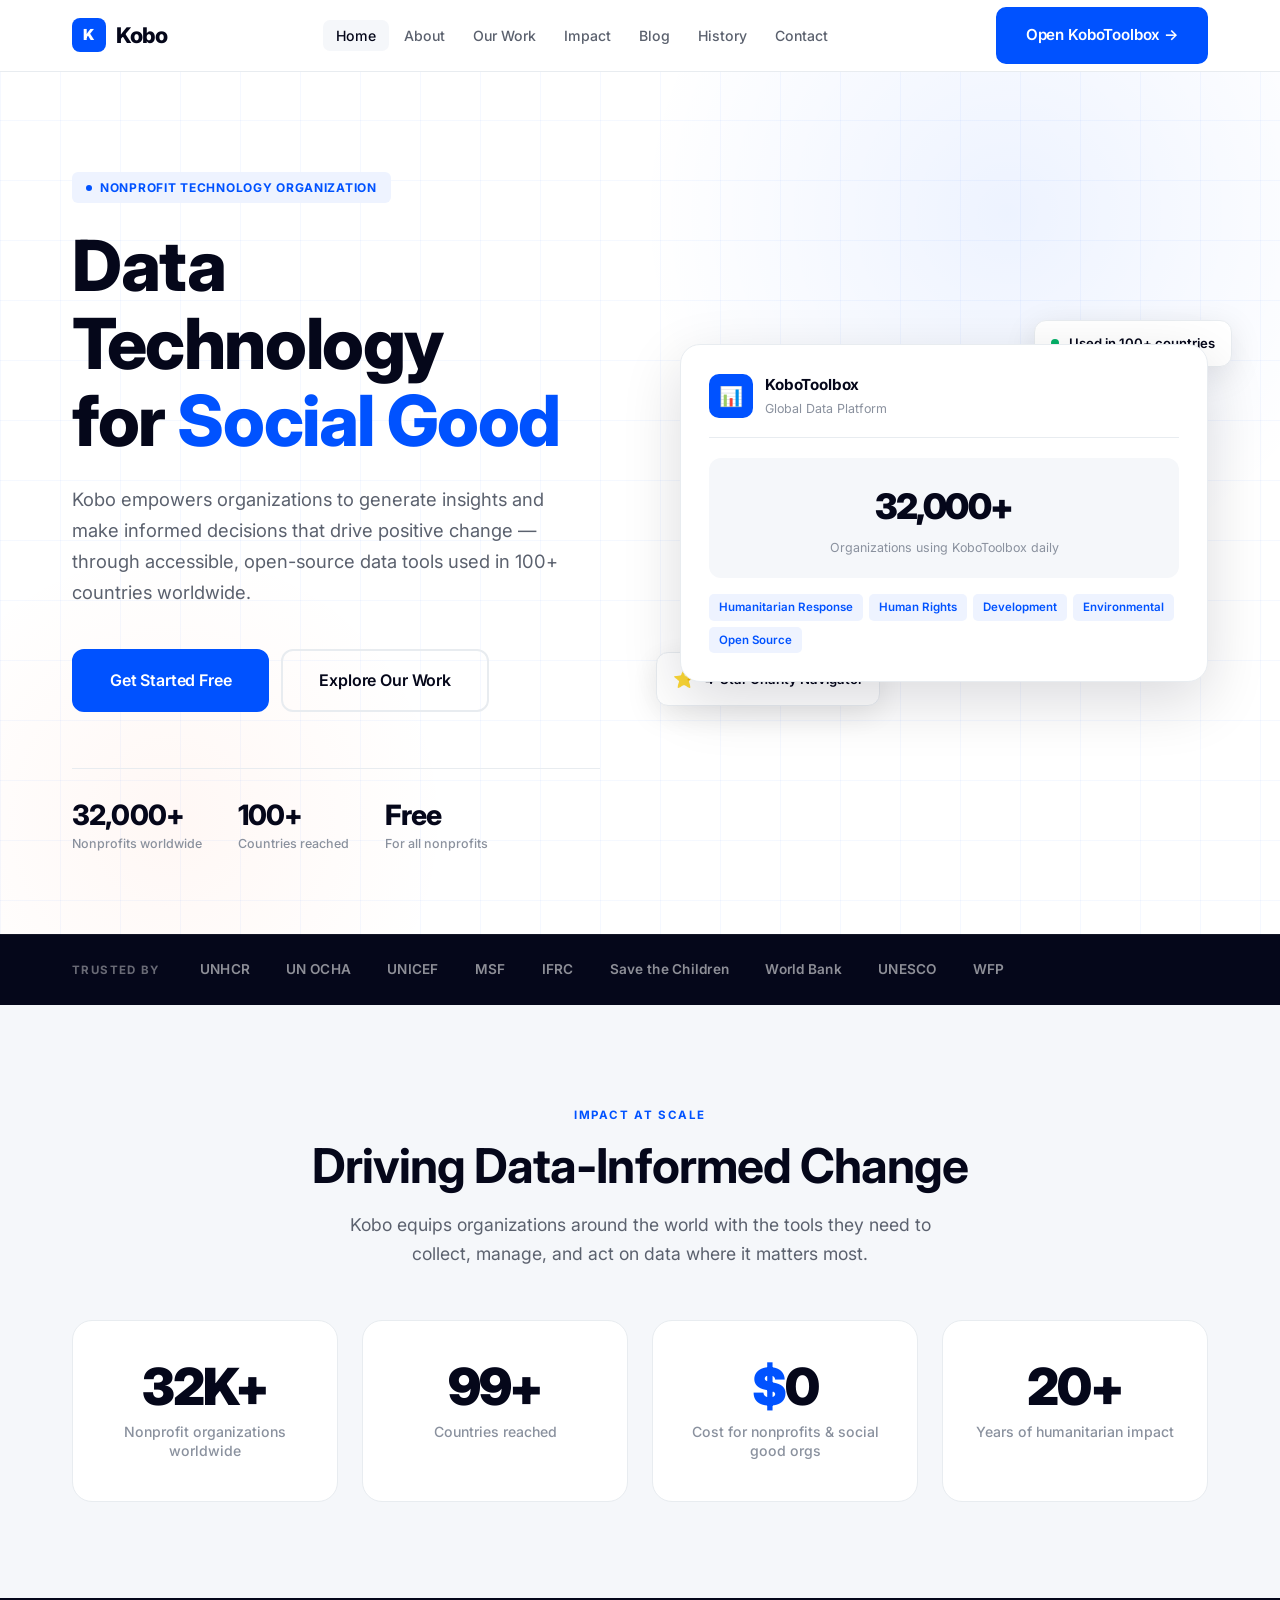
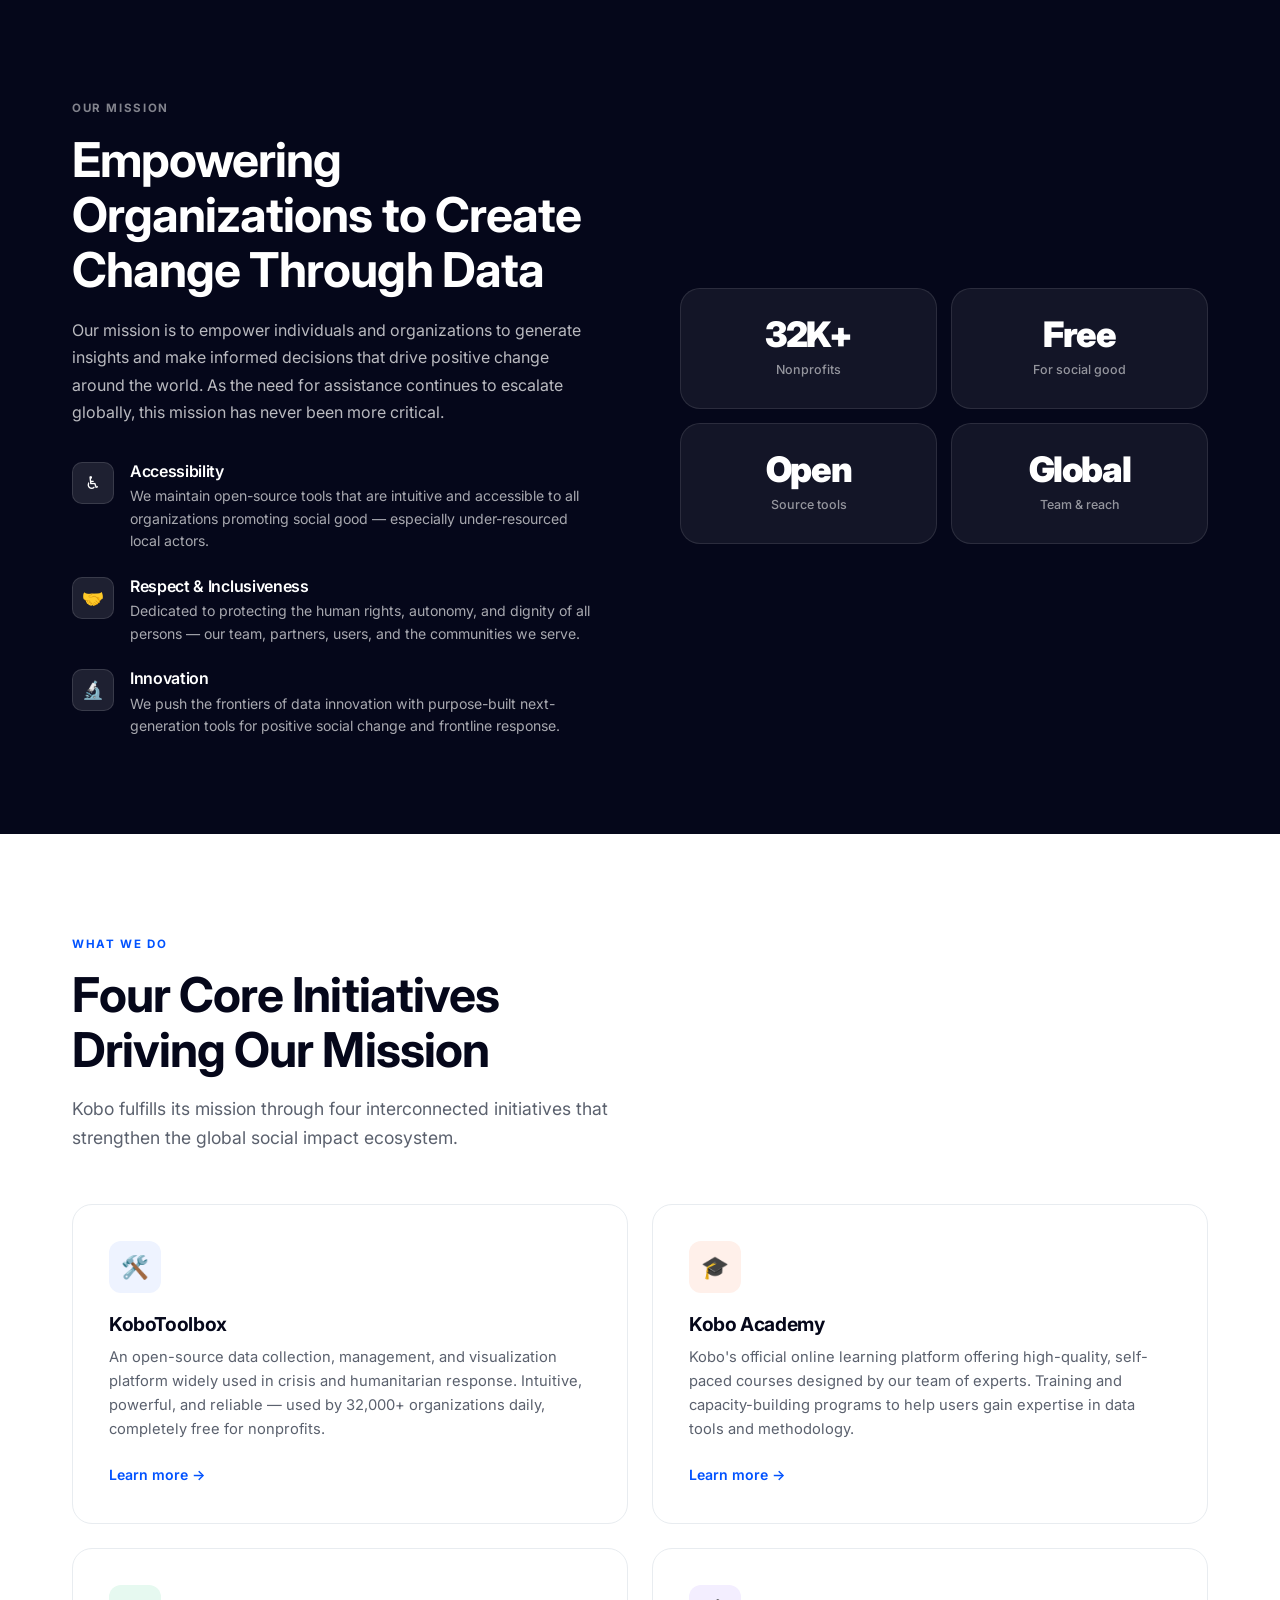
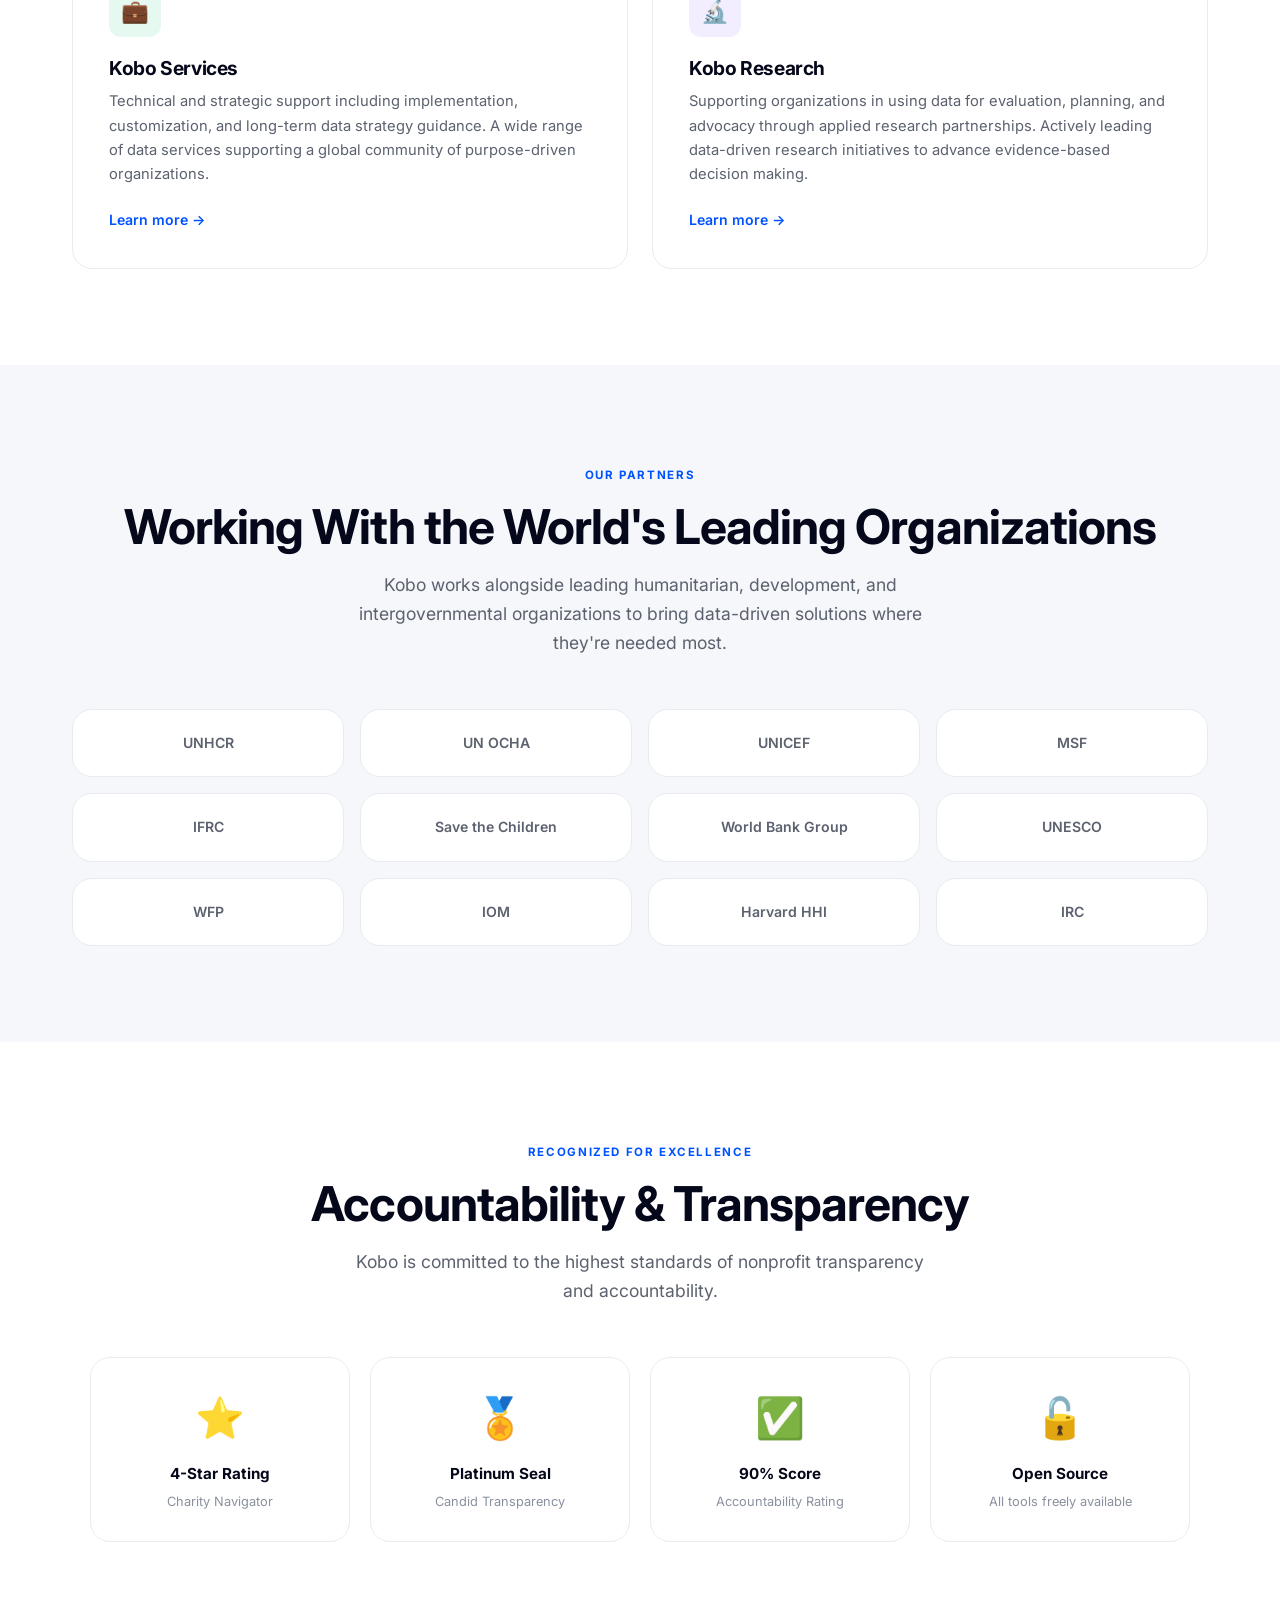
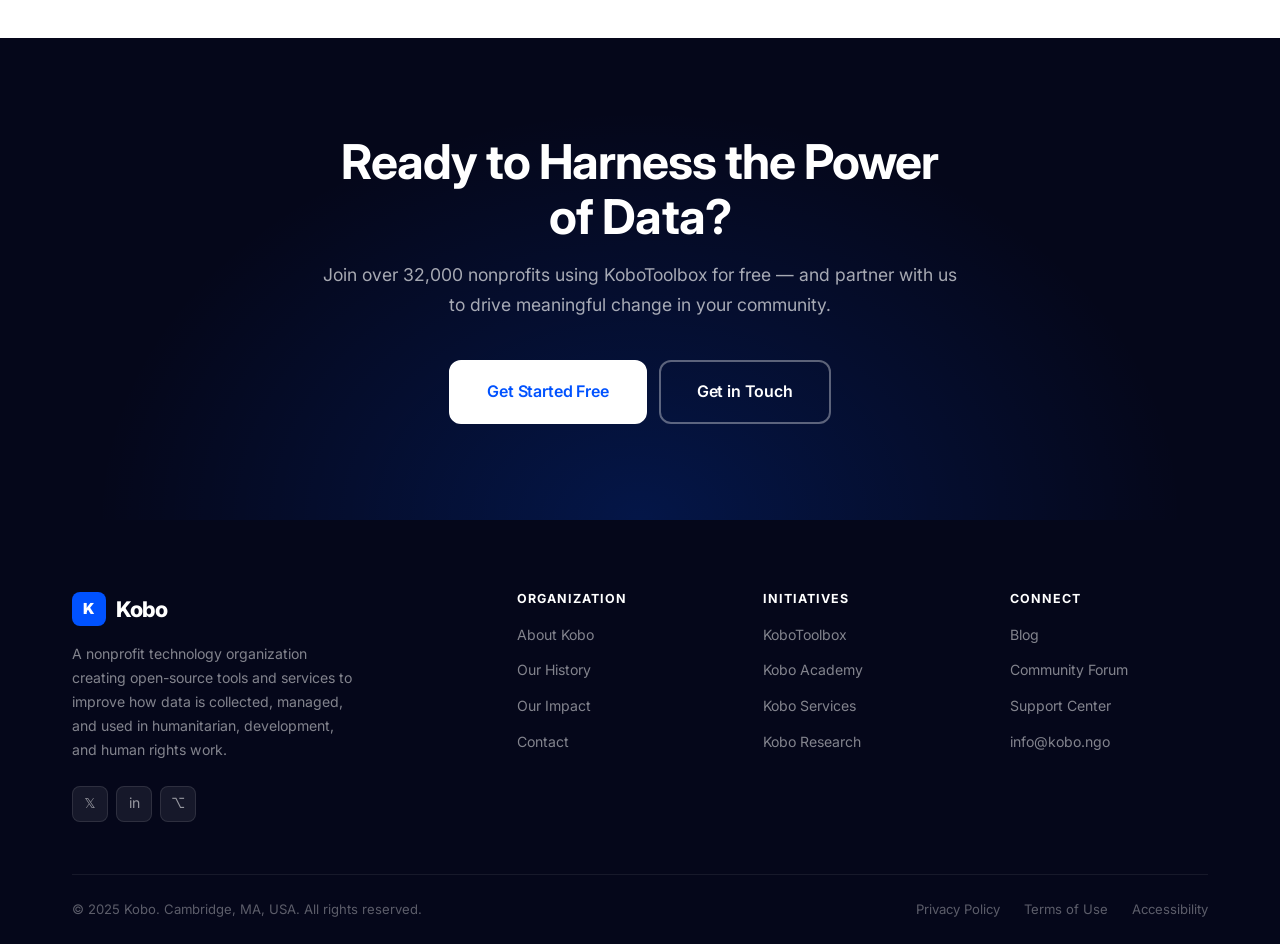
<file: index.html>
<!DOCTYPE html>
<html lang="en">
<head>
  <meta charset="UTF-8" />
  <meta name="viewport" content="width=device-width, initial-scale=1.0" />
  <title>Kobo — Data Technology for Social Good</title>
  <meta name="description" content="Kobo is a nonprofit technology organization that creates and supports open-source tools for humanitarian, development, and human rights work." />
  <link rel="preconnect" href="https://fonts.googleapis.com" />
  <link href="https://fonts.googleapis.com/css2?family=Inter:wght@400;500;600;700;800;900&display=swap" rel="stylesheet" />
  <link rel="stylesheet" href="styles.css" />
</head>
<body>

  <!-- ===== NAVIGATION ===== -->
  <nav class="nav" id="nav">
    <div class="container nav-inner">
      <a href="index.html" class="nav-logo">
        <div class="nav-logo-icon">K</div>
        Kobo
      </a>
      <ul class="nav-links">
        <li><a href="index.html" class="active">Home</a></li>
        <li><a href="about.html">About</a></li>
        <li><a href="our-work.html">Our Work</a></li>
        <li><a href="impact.html">Impact</a></li>
        <li><a href="blog.html">Blog</a></li>
        <li><a href="history.html">History</a></li>
        <li><a href="contact.html">Contact</a></li>
      </ul>
      <div class="nav-cta">
        <a href="https://www.kobotoolbox.org" target="_blank" class="btn btn-primary">Open KoboToolbox →</a>
      </div>
      <button class="nav-hamburger" id="hamburger" aria-label="Toggle navigation">
        <span></span><span></span><span></span>
      </button>
    </div>
  </nav>

  <!-- Mobile nav -->
  <div class="nav-mobile" id="mobileNav">
    <ul>
      <li><a href="index.html">Home</a></li>
      <li><a href="about.html">About</a></li>
      <li><a href="our-work.html">Our Work</a></li>
      <li><a href="impact.html">Impact</a></li>
      <li><a href="blog.html">Blog</a></li>
      <li><a href="history.html">History</a></li>
      <li><a href="contact.html">Contact</a></li>
    </ul>
    <a href="https://www.kobotoolbox.org" target="_blank" class="btn btn-primary">Open KoboToolbox</a>
  </div>

  <!-- ===== HERO ===== -->
  <section class="hero">
    <div class="hero-bg-grid"></div>
    <div class="hero-bg-glow"></div>
    <div class="hero-bg-glow-2"></div>
    <div class="container">
      <div class="hero-grid">
        <div>
          <div class="hero-eyebrow fade-in-up">
            <span class="hero-eyebrow-dot"></span>
            Nonprofit Technology Organization
          </div>
          <h1 class="hero-title fade-in-up delay-1">
            Data Technology<br />for <span class="highlight">Social Good</span>
          </h1>
          <p class="hero-description fade-in-up delay-2">
            Kobo empowers organizations to generate insights and make informed decisions that drive positive change — through accessible, open-source data tools used in 100+ countries worldwide.
          </p>
          <div class="hero-actions fade-in-up delay-3">
            <a href="https://www.kobotoolbox.org" target="_blank" class="btn btn-primary btn-lg">Get Started Free</a>
            <a href="our-work.html" class="btn btn-outline btn-lg">Explore Our Work</a>
          </div>
          <div class="hero-stats fade-in-up delay-4">
            <div>
              <div class="hero-stat-number">32,000+</div>
              <div class="hero-stat-label">Nonprofits worldwide</div>
            </div>
            <div>
              <div class="hero-stat-number">100+</div>
              <div class="hero-stat-label">Countries reached</div>
            </div>
            <div>
              <div class="hero-stat-number">Free</div>
              <div class="hero-stat-label">For all nonprofits</div>
            </div>
          </div>
        </div>
        <div class="hero-visual fade-in-up delay-2">
          <div class="hero-card">
            <div class="hero-card-header">
              <div class="hero-card-icon">📊</div>
              <div>
                <div class="hero-card-title">KoboToolbox</div>
                <div class="hero-card-subtitle">Global Data Platform</div>
              </div>
            </div>
            <div class="hero-card-stat">
              <div class="hero-card-stat-number">32,000+</div>
              <div class="hero-card-stat-label">Organizations using KoboToolbox daily</div>
            </div>
            <div class="hero-card-tags">
              <span class="hero-card-tag">Humanitarian Response</span>
              <span class="hero-card-tag">Human Rights</span>
              <span class="hero-card-tag">Development</span>
              <span class="hero-card-tag">Environmental</span>
              <span class="hero-card-tag">Open Source</span>
            </div>
          </div>
          <div class="hero-floating hero-floating-1">
            <span class="hero-floating-dot"></span>
            <span>Used in 100+ countries</span>
          </div>
          <div class="hero-floating hero-floating-2">
            <span style="font-size:1.1rem;">⭐</span>
            <span>4-Star Charity Navigator</span>
          </div>
        </div>
      </div>
    </div>
  </section>

  <!-- ===== TRUST BAR ===== -->
  <div class="trust-bar">
    <div class="container">
      <div class="trust-bar-inner">
        <span class="trust-bar-label">Trusted by</span>
        <div class="trust-bar-logos">
          <span class="trust-bar-logo">UNHCR</span>
          <span class="trust-bar-logo">UN OCHA</span>
          <span class="trust-bar-logo">UNICEF</span>
          <span class="trust-bar-logo">MSF</span>
          <span class="trust-bar-logo">IFRC</span>
          <span class="trust-bar-logo">Save the Children</span>
          <span class="trust-bar-logo">World Bank</span>
          <span class="trust-bar-logo">UNESCO</span>
          <span class="trust-bar-logo">WFP</span>
        </div>
      </div>
    </div>
  </div>

  <!-- ===== STATS ===== -->
  <section class="section section--bg">
    <div class="container">
      <div class="text-center" style="margin-bottom: 52px;">
        <span class="section-label">Impact at Scale</span>
        <h2 class="section-heading">Driving Data-Informed Change</h2>
        <p class="section-subheading">
          Kobo equips organizations around the world with the tools they need to collect, manage, and act on data where it matters most.
        </p>
      </div>
      <div class="stats-grid">
        <div class="stat-card reveal">
          <div class="stat-number">32<span>K+</span></div>
          <div class="stat-label">Nonprofit organizations worldwide</div>
        </div>
        <div class="stat-card reveal">
          <div class="stat-number">100<span>+</span></div>
          <div class="stat-label">Countries reached</div>
        </div>
        <div class="stat-card reveal">
          <div class="stat-number"><span>$</span>0</div>
          <div class="stat-label">Cost for nonprofits & social good orgs</div>
        </div>
        <div class="stat-card reveal">
          <div class="stat-number">20<span>+</span></div>
          <div class="stat-label">Years of humanitarian impact</div>
        </div>
      </div>
    </div>
  </section>

  <!-- ===== MISSION ===== -->
  <section class="section section--dark">
    <div class="container">
      <div class="mission-grid">
        <div class="mission-content">
          <span class="section-label">Our Mission</span>
          <h2>Empowering Organizations to Create Change Through Data</h2>
          <p>
            Our mission is to empower individuals and organizations to generate insights and make informed decisions that drive positive change around the world. As the need for assistance continues to escalate globally, this mission has never been more critical.
          </p>
          <div class="mission-values">
            <div class="mission-value">
              <div class="mission-value-icon">♿</div>
              <div>
                <h4>Accessibility</h4>
                <p>We maintain open-source tools that are intuitive and accessible to all organizations promoting social good — especially under-resourced local actors.</p>
              </div>
            </div>
            <div class="mission-value">
              <div class="mission-value-icon">🤝</div>
              <div>
                <h4>Respect &amp; Inclusiveness</h4>
                <p>Dedicated to protecting the human rights, autonomy, and dignity of all persons — our team, partners, users, and the communities we serve.</p>
              </div>
            </div>
            <div class="mission-value">
              <div class="mission-value-icon">🔬</div>
              <div>
                <h4>Innovation</h4>
                <p>We push the frontiers of data innovation with purpose-built next-generation tools for positive social change and frontline response.</p>
              </div>
            </div>
          </div>
        </div>
        <div class="mission-visual">
          <div class="mission-box">
            <div class="mission-box-number">32K+</div>
            <div class="mission-box-label">Nonprofits</div>
          </div>
          <div class="mission-box">
            <div class="mission-box-number">Free</div>
            <div class="mission-box-label">For social good</div>
          </div>
          <div class="mission-box">
            <div class="mission-box-number">Open</div>
            <div class="mission-box-label">Source tools</div>
          </div>
          <div class="mission-box">
            <div class="mission-box-number">Global</div>
            <div class="mission-box-label">Team &amp; reach</div>
          </div>
        </div>
      </div>
    </div>
  </section>

  <!-- ===== INITIATIVES ===== -->
  <section class="section">
    <div class="container">
      <span class="section-label">What We Do</span>
      <h2 class="section-heading" style="max-width: 560px;">Four Core Initiatives Driving Our Mission</h2>
      <p class="section-subheading">
        Kobo fulfills its mission through four interconnected initiatives that strengthen the global social impact ecosystem.
      </p>
      <div class="initiatives-grid">
        <div class="initiative-card reveal">
          <div class="initiative-icon initiative-icon-1">🛠️</div>
          <h3 class="initiative-title">KoboToolbox</h3>
          <p class="initiative-description">
            An open-source data collection, management, and visualization platform widely used in crisis and humanitarian response. Intuitive, powerful, and reliable — used by 32,000+ organizations daily, completely free for nonprofits.
          </p>
          <a href="our-work.html#kobotoolbox" class="initiative-link">Learn more →</a>
        </div>
        <div class="initiative-card reveal">
          <div class="initiative-icon initiative-icon-2">🎓</div>
          <h3 class="initiative-title">Kobo Academy</h3>
          <p class="initiative-description">
            Kobo's official online learning platform offering high-quality, self-paced courses designed by our team of experts. Training and capacity-building programs to help users gain expertise in data tools and methodology.
          </p>
          <a href="our-work.html#kobo-academy" class="initiative-link">Learn more →</a>
        </div>
        <div class="initiative-card reveal">
          <div class="initiative-icon initiative-icon-3">💼</div>
          <h3 class="initiative-title">Kobo Services</h3>
          <p class="initiative-description">
            Technical and strategic support including implementation, customization, and long-term data strategy guidance. A wide range of data services supporting a global community of purpose-driven organizations.
          </p>
          <a href="our-work.html#kobo-services" class="initiative-link">Learn more →</a>
        </div>
        <div class="initiative-card reveal">
          <div class="initiative-icon initiative-icon-4">🔬</div>
          <h3 class="initiative-title">Kobo Research</h3>
          <p class="initiative-description">
            Supporting organizations in using data for evaluation, planning, and advocacy through applied research partnerships. Actively leading data-driven research initiatives to advance evidence-based decision making.
          </p>
          <a href="our-work.html#kobo-research" class="initiative-link">Learn more →</a>
        </div>
      </div>
    </div>
  </section>

  <!-- ===== PARTNERS ===== -->
  <section class="section section--bg">
    <div class="container text-center">
      <span class="section-label">Our Partners</span>
      <h2 class="section-heading">Working With the World's Leading Organizations</h2>
      <p class="section-subheading">
        Kobo works alongside leading humanitarian, development, and intergovernmental organizations to bring data-driven solutions where they're needed most.
      </p>
      <div class="partners-grid">
        <div class="partner-card reveal">UNHCR</div>
        <div class="partner-card reveal">UN OCHA</div>
        <div class="partner-card reveal">UNICEF</div>
        <div class="partner-card reveal">MSF</div>
        <div class="partner-card reveal">IFRC</div>
        <div class="partner-card reveal">Save the Children</div>
        <div class="partner-card reveal">World Bank Group</div>
        <div class="partner-card reveal">UNESCO</div>
        <div class="partner-card reveal">WFP</div>
        <div class="partner-card reveal">IOM</div>
        <div class="partner-card reveal">Harvard HHI</div>
        <div class="partner-card reveal">IRC</div>
      </div>
    </div>
  </section>

  <!-- ===== CERTIFICATIONS ===== -->
  <section class="section">
    <div class="container text-center">
      <span class="section-label">Recognized for Excellence</span>
      <h2 class="section-heading">Accountability &amp; Transparency</h2>
      <p class="section-subheading">
        Kobo is committed to the highest standards of nonprofit transparency and accountability.
      </p>
      <div class="cert-grid">
        <div class="cert-card reveal">
          <div class="cert-icon">⭐</div>
          <div class="cert-title">4-Star Rating</div>
          <div class="cert-subtitle">Charity Navigator</div>
        </div>
        <div class="cert-card reveal">
          <div class="cert-icon">🏅</div>
          <div class="cert-title">Platinum Seal</div>
          <div class="cert-subtitle">Candid Transparency</div>
        </div>
        <div class="cert-card reveal">
          <div class="cert-icon">✅</div>
          <div class="cert-title">90% Score</div>
          <div class="cert-subtitle">Accountability Rating</div>
        </div>
        <div class="cert-card reveal">
          <div class="cert-icon">🔓</div>
          <div class="cert-title">Open Source</div>
          <div class="cert-subtitle">All tools freely available</div>
        </div>
      </div>
    </div>
  </section>

  <!-- ===== CTA ===== -->
  <section class="cta-section">
    <div class="cta-section-bg"></div>
    <div class="container">
      <div class="cta-section-content">
        <h2>Ready to Harness the Power of Data?</h2>
        <p>Join over 32,000 nonprofits using KoboToolbox for free — and partner with us to drive meaningful change in your community.</p>
        <div class="cta-actions">
          <a href="https://www.kobotoolbox.org" target="_blank" class="btn btn-white btn-lg">Get Started Free</a>
          <a href="contact.html" class="btn btn-outline-white btn-lg">Get in Touch</a>
        </div>
      </div>
    </div>
  </section>

  <!-- ===== FOOTER ===== -->
  <footer class="footer">
    <div class="container">
      <div class="footer-grid">
        <div class="footer-brand">
          <a href="index.html" class="nav-logo">
            <div class="nav-logo-icon">K</div>
            Kobo
          </a>
          <p>
            A nonprofit technology organization creating open-source tools and services to improve how data is collected, managed, and used in humanitarian, development, and human rights work.
          </p>
          <div class="footer-social">
            <a href="https://twitter.com/KoboToolbox" target="_blank" title="Twitter/X">𝕏</a>
            <a href="https://www.linkedin.com/company/kobotoolbox" target="_blank" title="LinkedIn">in</a>
            <a href="https://github.com/kobotoolbox" target="_blank" title="GitHub">⌥</a>
          </div>
        </div>
        <div class="footer-col">
          <h5>Organization</h5>
          <ul>
            <li><a href="about.html">About Kobo</a></li>
            <li><a href="history.html">Our History</a></li>
            <li><a href="impact.html">Our Impact</a></li>
            <li><a href="contact.html">Contact</a></li>
          </ul>
        </div>
        <div class="footer-col">
          <h5>Initiatives</h5>
          <ul>
            <li><a href="https://www.kobotoolbox.org" target="_blank">KoboToolbox</a></li>
            <li><a href="our-work.html#kobo-academy">Kobo Academy</a></li>
            <li><a href="our-work.html#kobo-services">Kobo Services</a></li>
            <li><a href="our-work.html#kobo-research">Kobo Research</a></li>
          </ul>
        </div>
        <div class="footer-col">
          <h5>Connect</h5>
          <ul>
            <li><a href="blog.html">Blog</a></li>
            <li><a href="https://community.kobotoolbox.org" target="_blank">Community Forum</a></li>
            <li><a href="https://support.kobotoolbox.org" target="_blank">Support Center</a></li>
            <li><a href="contact.html">info@kobo.ngo</a></li>
          </ul>
        </div>
      </div>
      <div class="footer-bottom">
        <span>© 2025 Kobo. Cambridge, MA, USA. All rights reserved.</span>
        <div class="footer-bottom-links">
          <a href="#">Privacy Policy</a>
          <a href="#">Terms of Use</a>
          <a href="#">Accessibility</a>
        </div>
      </div>
    </div>
  </footer>

  <div class="toast" id="toast">
    <span class="toast-icon">✅</span>
    <span id="toastMsg">Message sent successfully!</span>
  </div>

  <script src="script.js"></script>
</body>
</html>
</file>
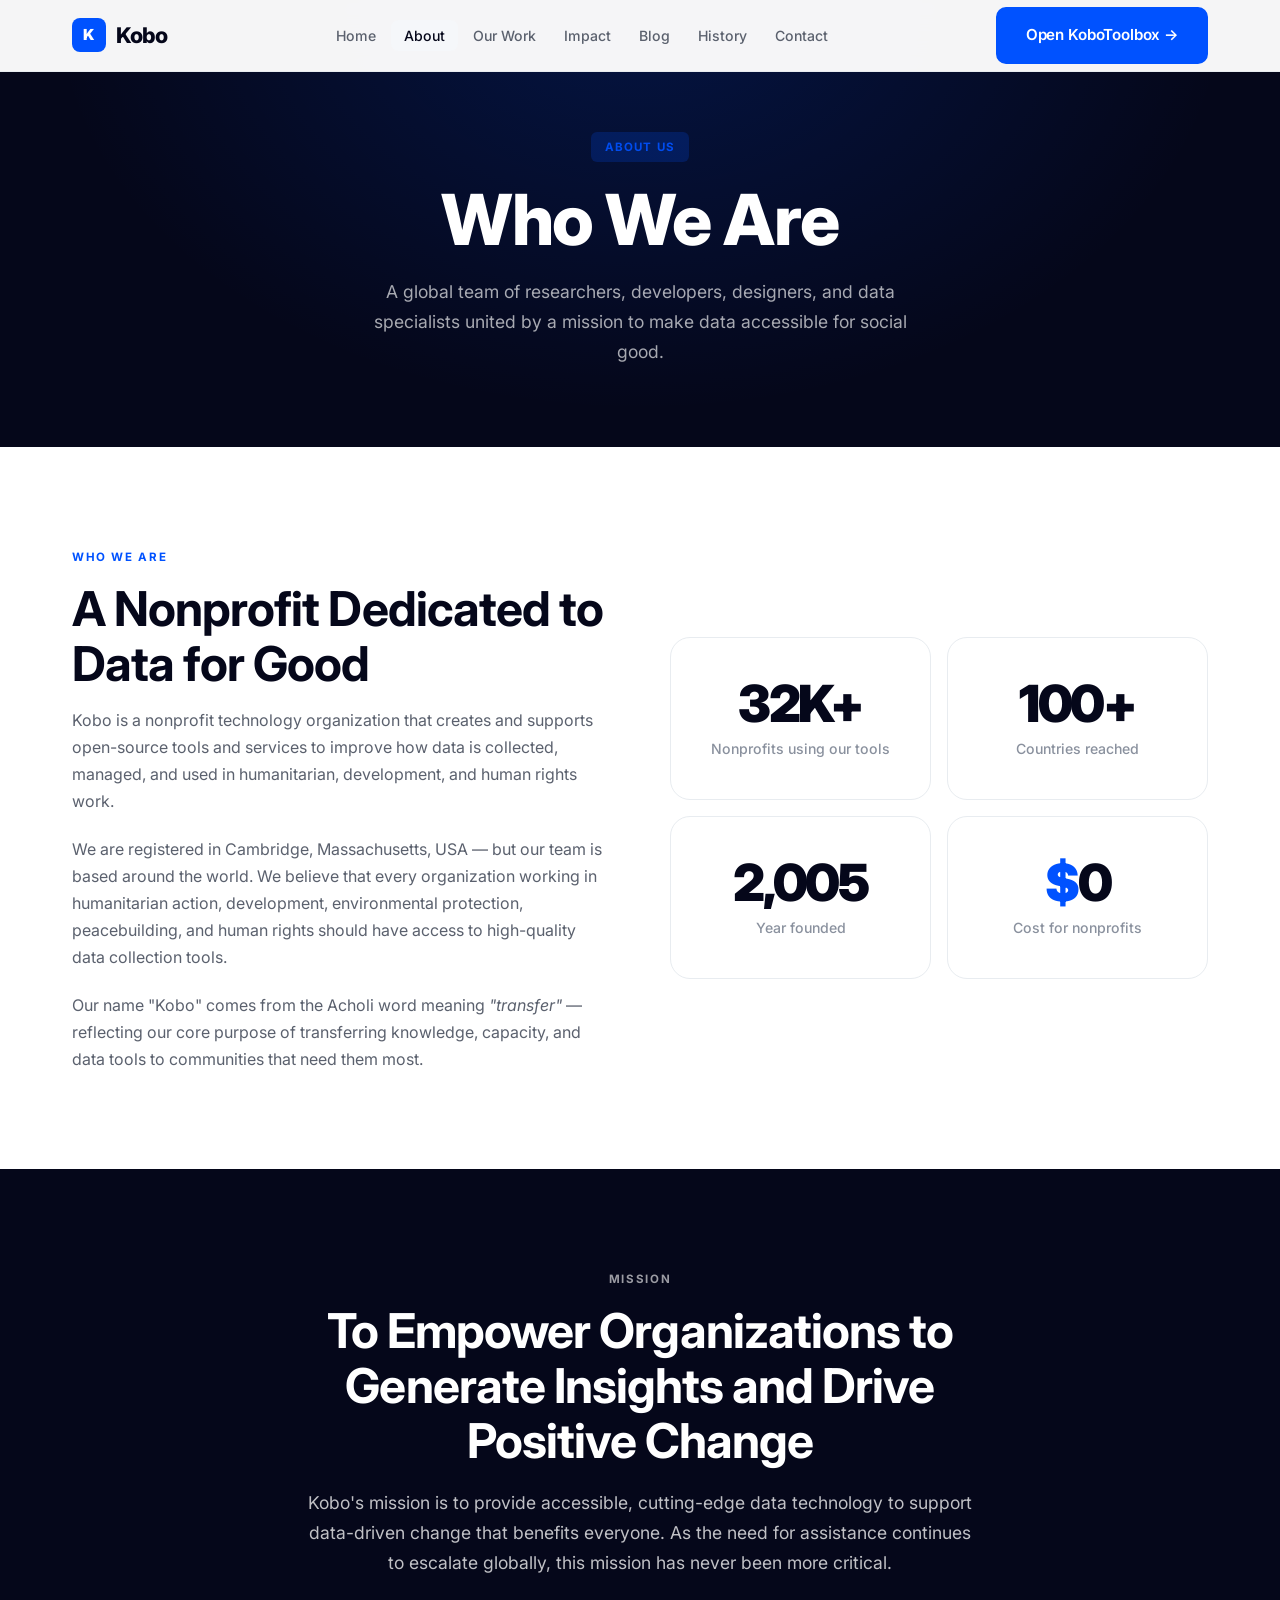
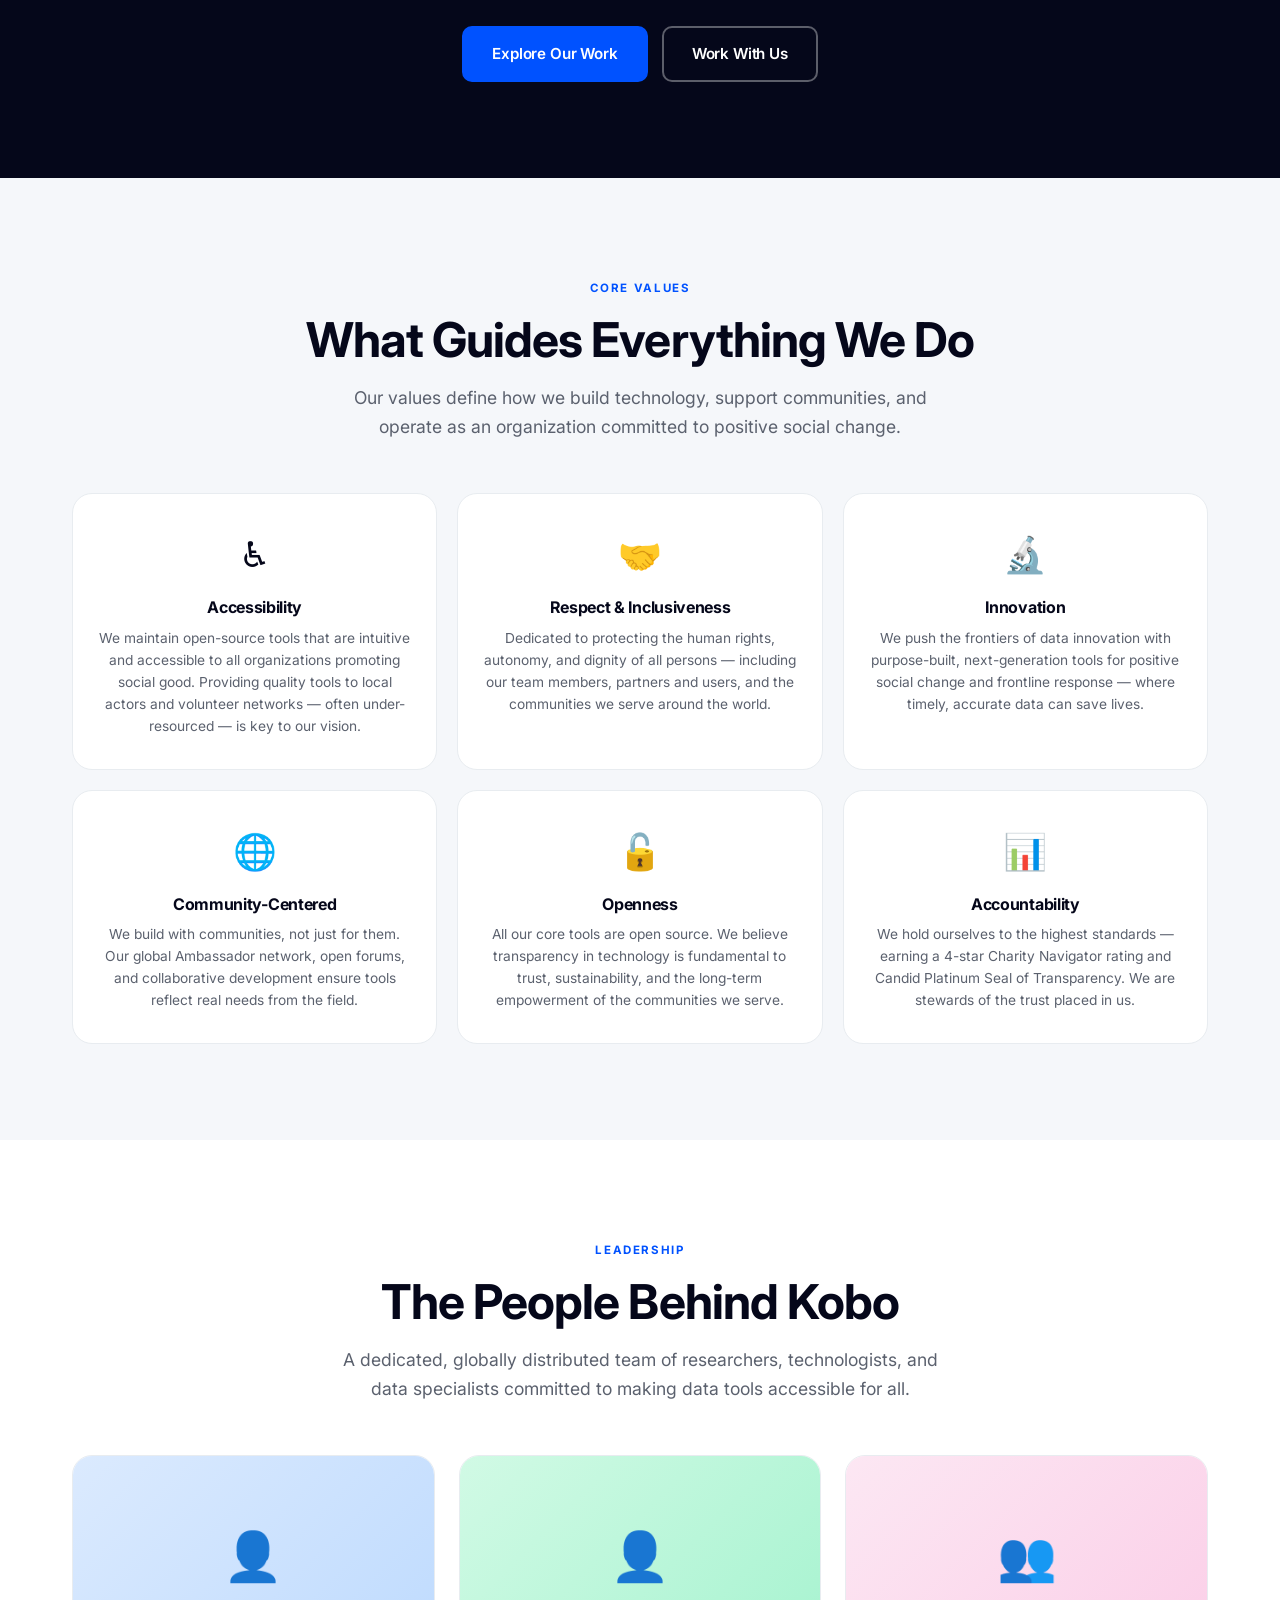
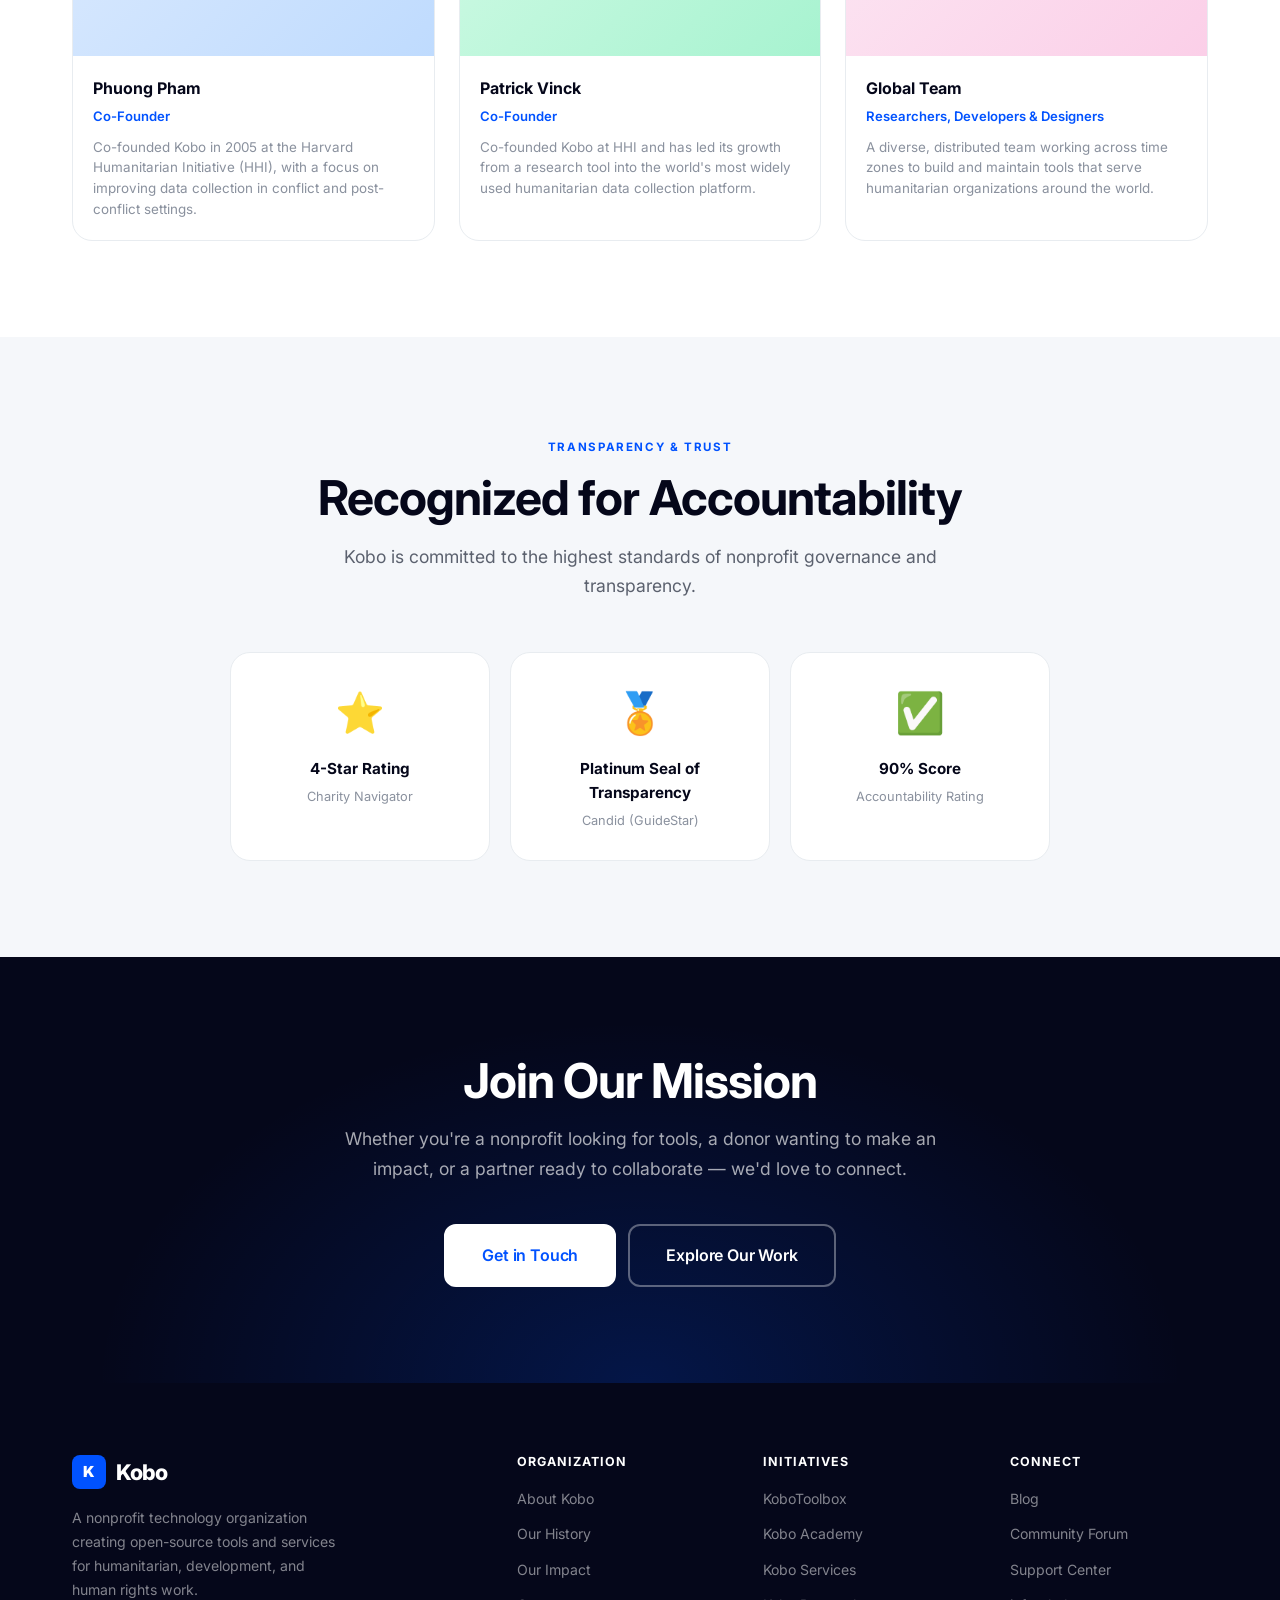
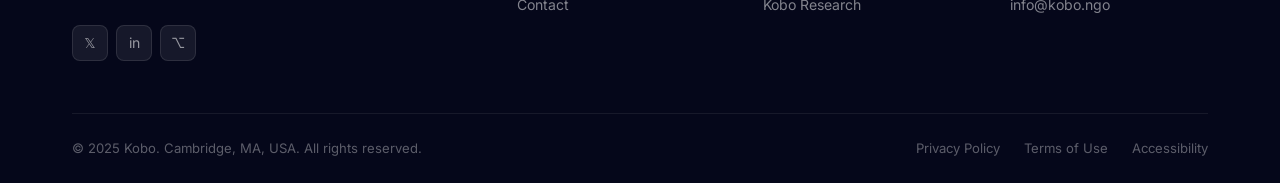
<file: about.html>
<!DOCTYPE html>
<html lang="en">
<head>
  <meta charset="UTF-8" />
  <meta name="viewport" content="width=device-width, initial-scale=1.0" />
  <title>About | Kobo — Data Technology for Social Good</title>
  <meta name="description" content="Learn about Kobo — a global nonprofit technology organization driving data-informed change in humanitarian, development, and human rights work." />
  <link rel="preconnect" href="https://fonts.googleapis.com" />
  <link href="https://fonts.googleapis.com/css2?family=Inter:wght@400;500;600;700;800;900&display=swap" rel="stylesheet" />
  <link rel="stylesheet" href="styles.css" />
</head>
<body>

  <!-- ===== NAVIGATION ===== -->
  <nav class="nav" id="nav">
    <div class="container nav-inner">
      <a href="index.html" class="nav-logo">
        <div class="nav-logo-icon">K</div>
        Kobo
      </a>
      <ul class="nav-links">
        <li><a href="index.html">Home</a></li>
        <li><a href="about.html" class="active">About</a></li>
        <li><a href="our-work.html">Our Work</a></li>
        <li><a href="impact.html">Impact</a></li>
        <li><a href="blog.html">Blog</a></li>
        <li><a href="history.html">History</a></li>
        <li><a href="contact.html">Contact</a></li>
      </ul>
      <div class="nav-cta">
        <a href="https://www.kobotoolbox.org" target="_blank" class="btn btn-primary">Open KoboToolbox →</a>
      </div>
      <button class="nav-hamburger" id="hamburger" aria-label="Toggle navigation">
        <span></span><span></span><span></span>
      </button>
    </div>
  </nav>
  <div class="nav-mobile" id="mobileNav">
    <ul>
      <li><a href="index.html">Home</a></li>
      <li><a href="about.html">About</a></li>
      <li><a href="our-work.html">Our Work</a></li>
      <li><a href="impact.html">Impact</a></li>
      <li><a href="blog.html">Blog</a></li>
      <li><a href="history.html">History</a></li>
      <li><a href="contact.html">Contact</a></li>
    </ul>
    <a href="https://www.kobotoolbox.org" target="_blank" class="btn btn-primary">Open KoboToolbox</a>
  </div>

  <!-- ===== PAGE HERO ===== -->
  <section class="page-hero">
    <div class="page-hero-bg"></div>
    <div class="container page-hero-inner">
      <span class="page-hero-label">About Us</span>
      <h1>Who We Are</h1>
      <p>A global team of researchers, developers, designers, and data specialists united by a mission to make data accessible for social good.</p>
    </div>
  </section>

  <!-- ===== ABOUT INTRO ===== -->
  <section class="section">
    <div class="container">
      <div style="display: grid; grid-template-columns: 1fr 1fr; gap: 60px; align-items: center;">
        <div>
          <span class="section-label">Who We Are</span>
          <h2 class="section-heading">A Nonprofit Dedicated to Data for Good</h2>
          <p style="margin-bottom: 20px;">
            Kobo is a nonprofit technology organization that creates and supports open-source tools and services to improve how data is collected, managed, and used in humanitarian, development, and human rights work.
          </p>
          <p style="margin-bottom: 20px;">
            We are registered in Cambridge, Massachusetts, USA — but our team is based around the world. We believe that every organization working in humanitarian action, development, environmental protection, peacebuilding, and human rights should have access to high-quality data collection tools.
          </p>
          <p>
            Our name "Kobo" comes from the Acholi word meaning <em>"transfer"</em> — reflecting our core purpose of transferring knowledge, capacity, and data tools to communities that need them most.
          </p>
        </div>
        <div style="display: grid; grid-template-columns: 1fr 1fr; gap: 16px;">
          <div class="stat-card reveal">
            <div class="stat-number">32<span>K+</span></div>
            <div class="stat-label">Nonprofits using our tools</div>
          </div>
          <div class="stat-card reveal">
            <div class="stat-number">100<span>+</span></div>
            <div class="stat-label">Countries reached</div>
          </div>
          <div class="stat-card reveal">
            <div class="stat-number">2005</div>
            <div class="stat-label">Year founded</div>
          </div>
          <div class="stat-card reveal">
            <div class="stat-number"><span>$</span>0</div>
            <div class="stat-label">Cost for nonprofits</div>
          </div>
        </div>
      </div>
    </div>
  </section>

  <!-- ===== MISSION ===== -->
  <section class="section section--dark">
    <div class="container text-center">
      <span class="section-label" style="color: rgba(255,255,255,0.6);">Mission</span>
      <h2 style="color:#fff; max-width: 740px; margin: 0 auto 20px;">
        To Empower Organizations to Generate Insights and Drive Positive Change
      </h2>
      <p style="color: rgba(255,255,255,0.75); font-size: 1.1rem; max-width: 680px; margin: 0 auto 48px;">
        Kobo's mission is to provide accessible, cutting-edge data technology to support data-driven change that benefits everyone. As the need for assistance continues to escalate globally, this mission has never been more critical.
      </p>
      <div style="display: flex; gap: 14px; justify-content: center; flex-wrap: wrap;">
        <a href="our-work.html" class="btn btn-primary">Explore Our Work</a>
        <a href="contact.html" class="btn btn-outline-white">Work With Us</a>
      </div>
    </div>
  </section>

  <!-- ===== VALUES ===== -->
  <section class="section section--bg">
    <div class="container text-center">
      <span class="section-label">Core Values</span>
      <h2 class="section-heading">What Guides Everything We Do</h2>
      <p class="section-subheading">
        Our values define how we build technology, support communities, and operate as an organization committed to positive social change.
      </p>
      <div class="values-grid">
        <div class="value-card reveal">
          <div class="value-icon">♿</div>
          <h3 class="value-title">Accessibility</h3>
          <p class="value-description">
            We maintain open-source tools that are intuitive and accessible to all organizations promoting social good. Providing quality tools to local actors and volunteer networks — often under-resourced — is key to our vision.
          </p>
        </div>
        <div class="value-card reveal">
          <div class="value-icon">🤝</div>
          <h3 class="value-title">Respect &amp; Inclusiveness</h3>
          <p class="value-description">
            Dedicated to protecting the human rights, autonomy, and dignity of all persons — including our team members, partners and users, and the communities we serve around the world.
          </p>
        </div>
        <div class="value-card reveal">
          <div class="value-icon">🔬</div>
          <h3 class="value-title">Innovation</h3>
          <p class="value-description">
            We push the frontiers of data innovation with purpose-built, next-generation tools for positive social change and frontline response — where timely, accurate data can save lives.
          </p>
        </div>
        <div class="value-card reveal">
          <div class="value-icon">🌐</div>
          <h3 class="value-title">Community-Centered</h3>
          <p class="value-description">
            We build with communities, not just for them. Our global Ambassador network, open forums, and collaborative development ensure tools reflect real needs from the field.
          </p>
        </div>
        <div class="value-card reveal">
          <div class="value-icon">🔓</div>
          <h3 class="value-title">Openness</h3>
          <p class="value-description">
            All our core tools are open source. We believe transparency in technology is fundamental to trust, sustainability, and the long-term empowerment of the communities we serve.
          </p>
        </div>
        <div class="value-card reveal">
          <div class="value-icon">📊</div>
          <h3 class="value-title">Accountability</h3>
          <p class="value-description">
            We hold ourselves to the highest standards — earning a 4-star Charity Navigator rating and Candid Platinum Seal of Transparency. We are stewards of the trust placed in us.
          </p>
        </div>
      </div>
    </div>
  </section>

  <!-- ===== LEADERSHIP ===== -->
  <section class="section">
    <div class="container">
      <div class="text-center" style="margin-bottom: 48px;">
        <span class="section-label">Leadership</span>
        <h2 class="section-heading">The People Behind Kobo</h2>
        <p class="section-subheading">
          A dedicated, globally distributed team of researchers, technologists, and data specialists committed to making data tools accessible for all.
        </p>
      </div>
      <div class="team-grid">
        <div class="team-card reveal">
          <div class="team-card-img" style="background: linear-gradient(135deg, #dbeafe, #bfdbfe);">👤</div>
          <div class="team-card-body">
            <div class="team-card-name">Phuong Pham</div>
            <div class="team-card-role">Co-Founder</div>
            <p class="team-card-bio">
              Co-founded Kobo in 2005 at the Harvard Humanitarian Initiative (HHI), with a focus on improving data collection in conflict and post-conflict settings.
            </p>
          </div>
        </div>
        <div class="team-card reveal">
          <div class="team-card-img" style="background: linear-gradient(135deg, #d1fae5, #a7f3d0);">👤</div>
          <div class="team-card-body">
            <div class="team-card-name">Patrick Vinck</div>
            <div class="team-card-role">Co-Founder</div>
            <p class="team-card-bio">
              Co-founded Kobo at HHI and has led its growth from a research tool into the world's most widely used humanitarian data collection platform.
            </p>
          </div>
        </div>
        <div class="team-card reveal">
          <div class="team-card-img" style="background: linear-gradient(135deg, #fce7f3, #fbcfe8);">👥</div>
          <div class="team-card-body">
            <div class="team-card-name">Global Team</div>
            <div class="team-card-role">Researchers, Developers &amp; Designers</div>
            <p class="team-card-bio">
              A diverse, distributed team working across time zones to build and maintain tools that serve humanitarian organizations around the world.
            </p>
          </div>
        </div>
      </div>
    </div>
  </section>

  <!-- ===== CERTIFICATIONS ===== -->
  <section class="section section--bg">
    <div class="container text-center">
      <span class="section-label">Transparency &amp; Trust</span>
      <h2 class="section-heading">Recognized for Accountability</h2>
      <p class="section-subheading">
        Kobo is committed to the highest standards of nonprofit governance and transparency.
      </p>
      <div class="cert-grid">
        <div class="cert-card reveal">
          <div class="cert-icon">⭐</div>
          <div class="cert-title">4-Star Rating</div>
          <div class="cert-subtitle">Charity Navigator</div>
        </div>
        <div class="cert-card reveal">
          <div class="cert-icon">🏅</div>
          <div class="cert-title">Platinum Seal of Transparency</div>
          <div class="cert-subtitle">Candid (GuideStar)</div>
        </div>
        <div class="cert-card reveal">
          <div class="cert-icon">✅</div>
          <div class="cert-title">90% Score</div>
          <div class="cert-subtitle">Accountability Rating</div>
        </div>
      </div>
    </div>
  </section>

  <!-- ===== CTA ===== -->
  <section class="cta-section">
    <div class="cta-section-bg"></div>
    <div class="container">
      <div class="cta-section-content">
        <h2>Join Our Mission</h2>
        <p>Whether you're a nonprofit looking for tools, a donor wanting to make an impact, or a partner ready to collaborate — we'd love to connect.</p>
        <div class="cta-actions">
          <a href="contact.html" class="btn btn-white btn-lg">Get in Touch</a>
          <a href="our-work.html" class="btn btn-outline-white btn-lg">Explore Our Work</a>
        </div>
      </div>
    </div>
  </section>

  <!-- ===== FOOTER ===== -->
  <footer class="footer">
    <div class="container">
      <div class="footer-grid">
        <div class="footer-brand">
          <a href="index.html" class="nav-logo">
            <div class="nav-logo-icon">K</div>
            Kobo
          </a>
          <p>A nonprofit technology organization creating open-source tools and services for humanitarian, development, and human rights work.</p>
          <div class="footer-social">
            <a href="https://twitter.com/KoboToolbox" target="_blank" title="Twitter/X">𝕏</a>
            <a href="https://www.linkedin.com/company/kobotoolbox" target="_blank" title="LinkedIn">in</a>
            <a href="https://github.com/kobotoolbox" target="_blank" title="GitHub">⌥</a>
          </div>
        </div>
        <div class="footer-col">
          <h5>Organization</h5>
          <ul>
            <li><a href="about.html">About Kobo</a></li>
            <li><a href="history.html">Our History</a></li>
            <li><a href="impact.html">Our Impact</a></li>
            <li><a href="contact.html">Contact</a></li>
          </ul>
        </div>
        <div class="footer-col">
          <h5>Initiatives</h5>
          <ul>
            <li><a href="https://www.kobotoolbox.org" target="_blank">KoboToolbox</a></li>
            <li><a href="our-work.html#kobo-academy">Kobo Academy</a></li>
            <li><a href="our-work.html#kobo-services">Kobo Services</a></li>
            <li><a href="our-work.html#kobo-research">Kobo Research</a></li>
          </ul>
        </div>
        <div class="footer-col">
          <h5>Connect</h5>
          <ul>
            <li><a href="blog.html">Blog</a></li>
            <li><a href="https://community.kobotoolbox.org" target="_blank">Community Forum</a></li>
            <li><a href="https://support.kobotoolbox.org" target="_blank">Support Center</a></li>
            <li><a href="contact.html">info@kobo.ngo</a></li>
          </ul>
        </div>
      </div>
      <div class="footer-bottom">
        <span>© 2025 Kobo. Cambridge, MA, USA. All rights reserved.</span>
        <div class="footer-bottom-links">
          <a href="#">Privacy Policy</a>
          <a href="#">Terms of Use</a>
          <a href="#">Accessibility</a>
        </div>
      </div>
    </div>
  </footer>

  <script src="script.js"></script>
</body>
</html>
</file>
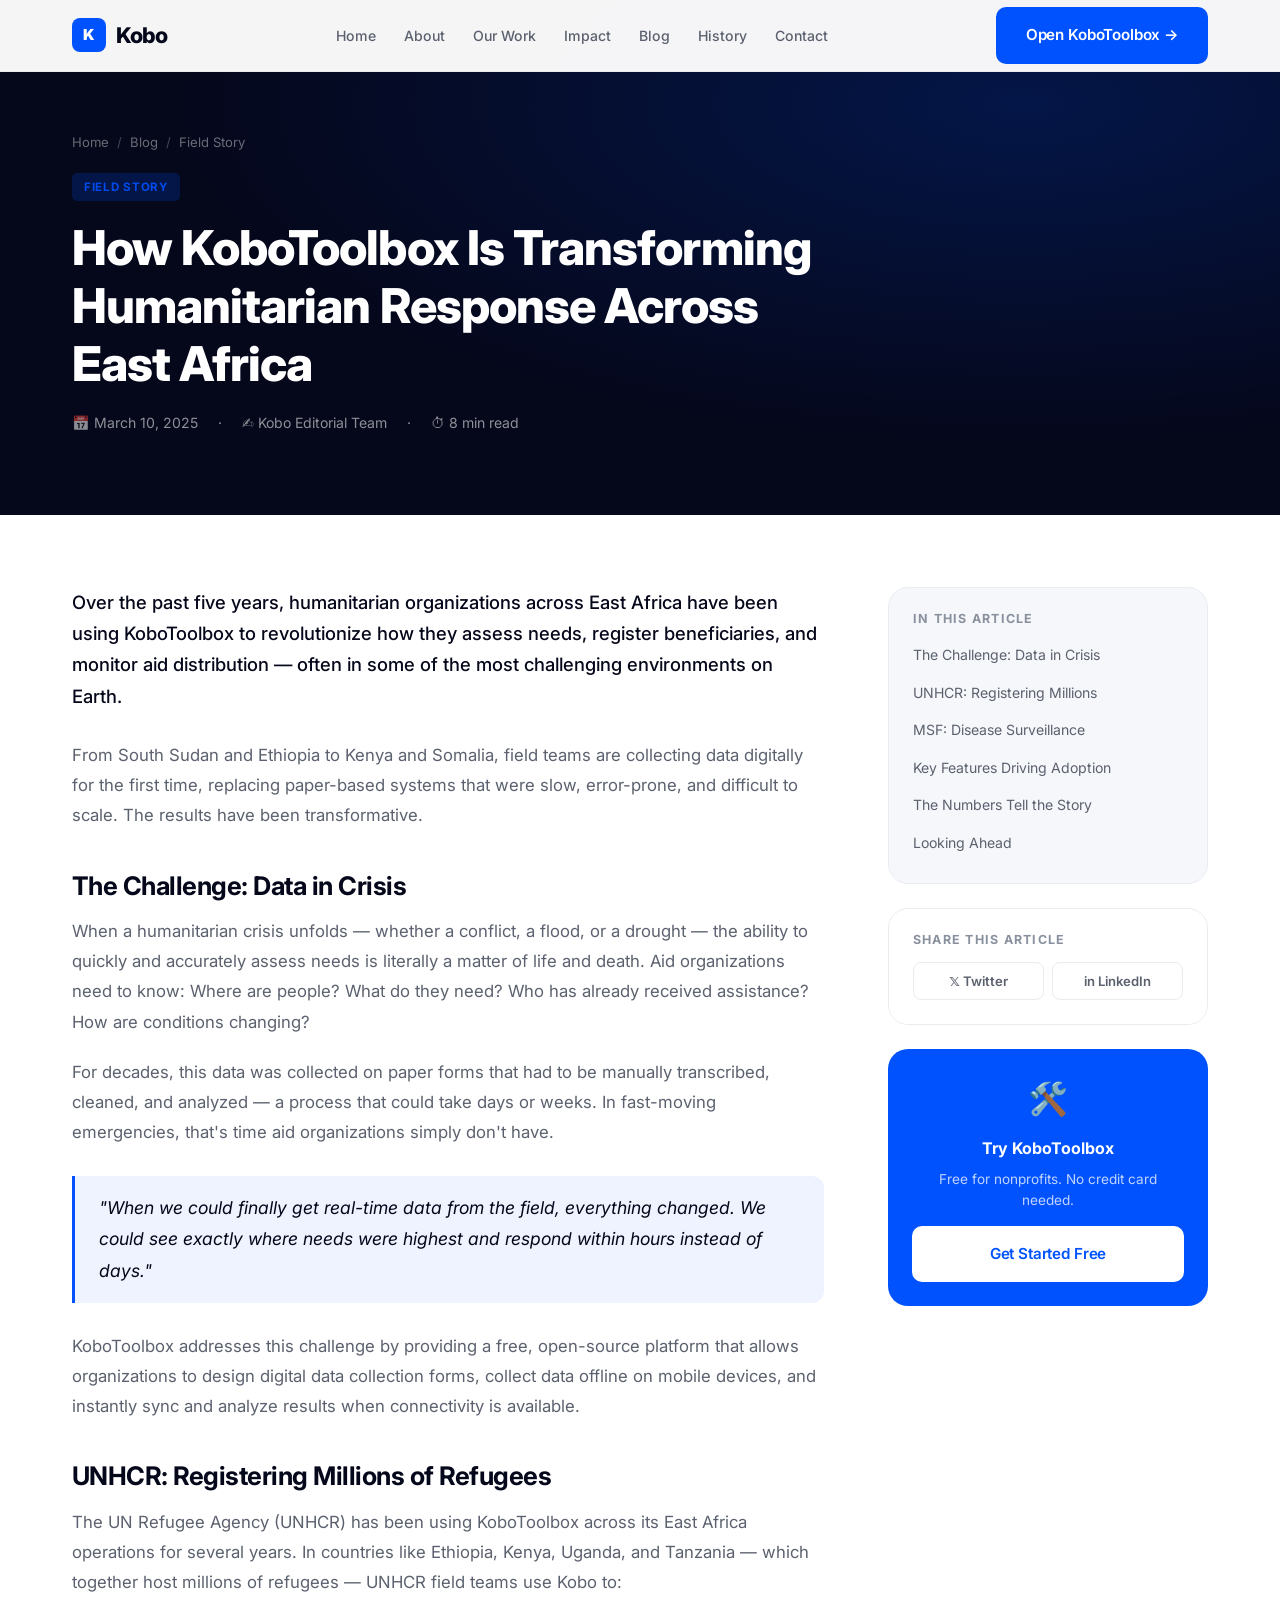
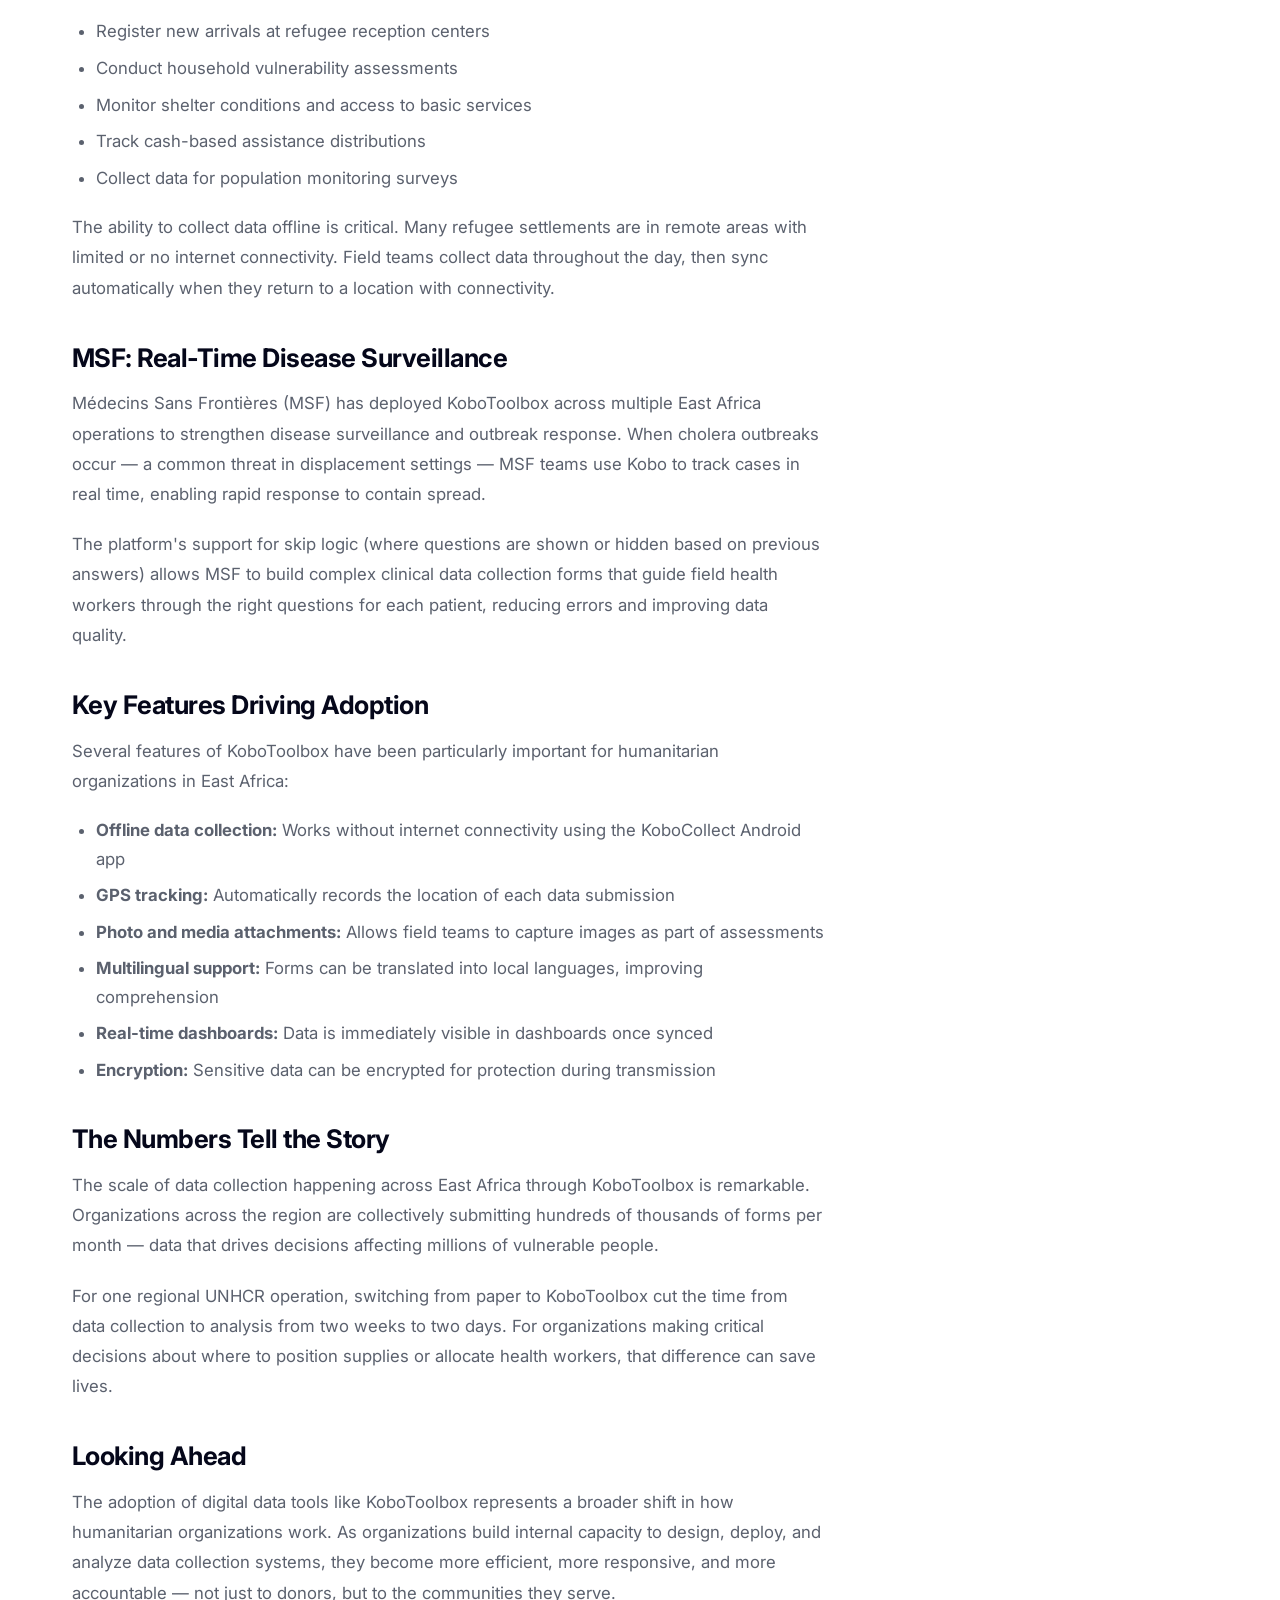
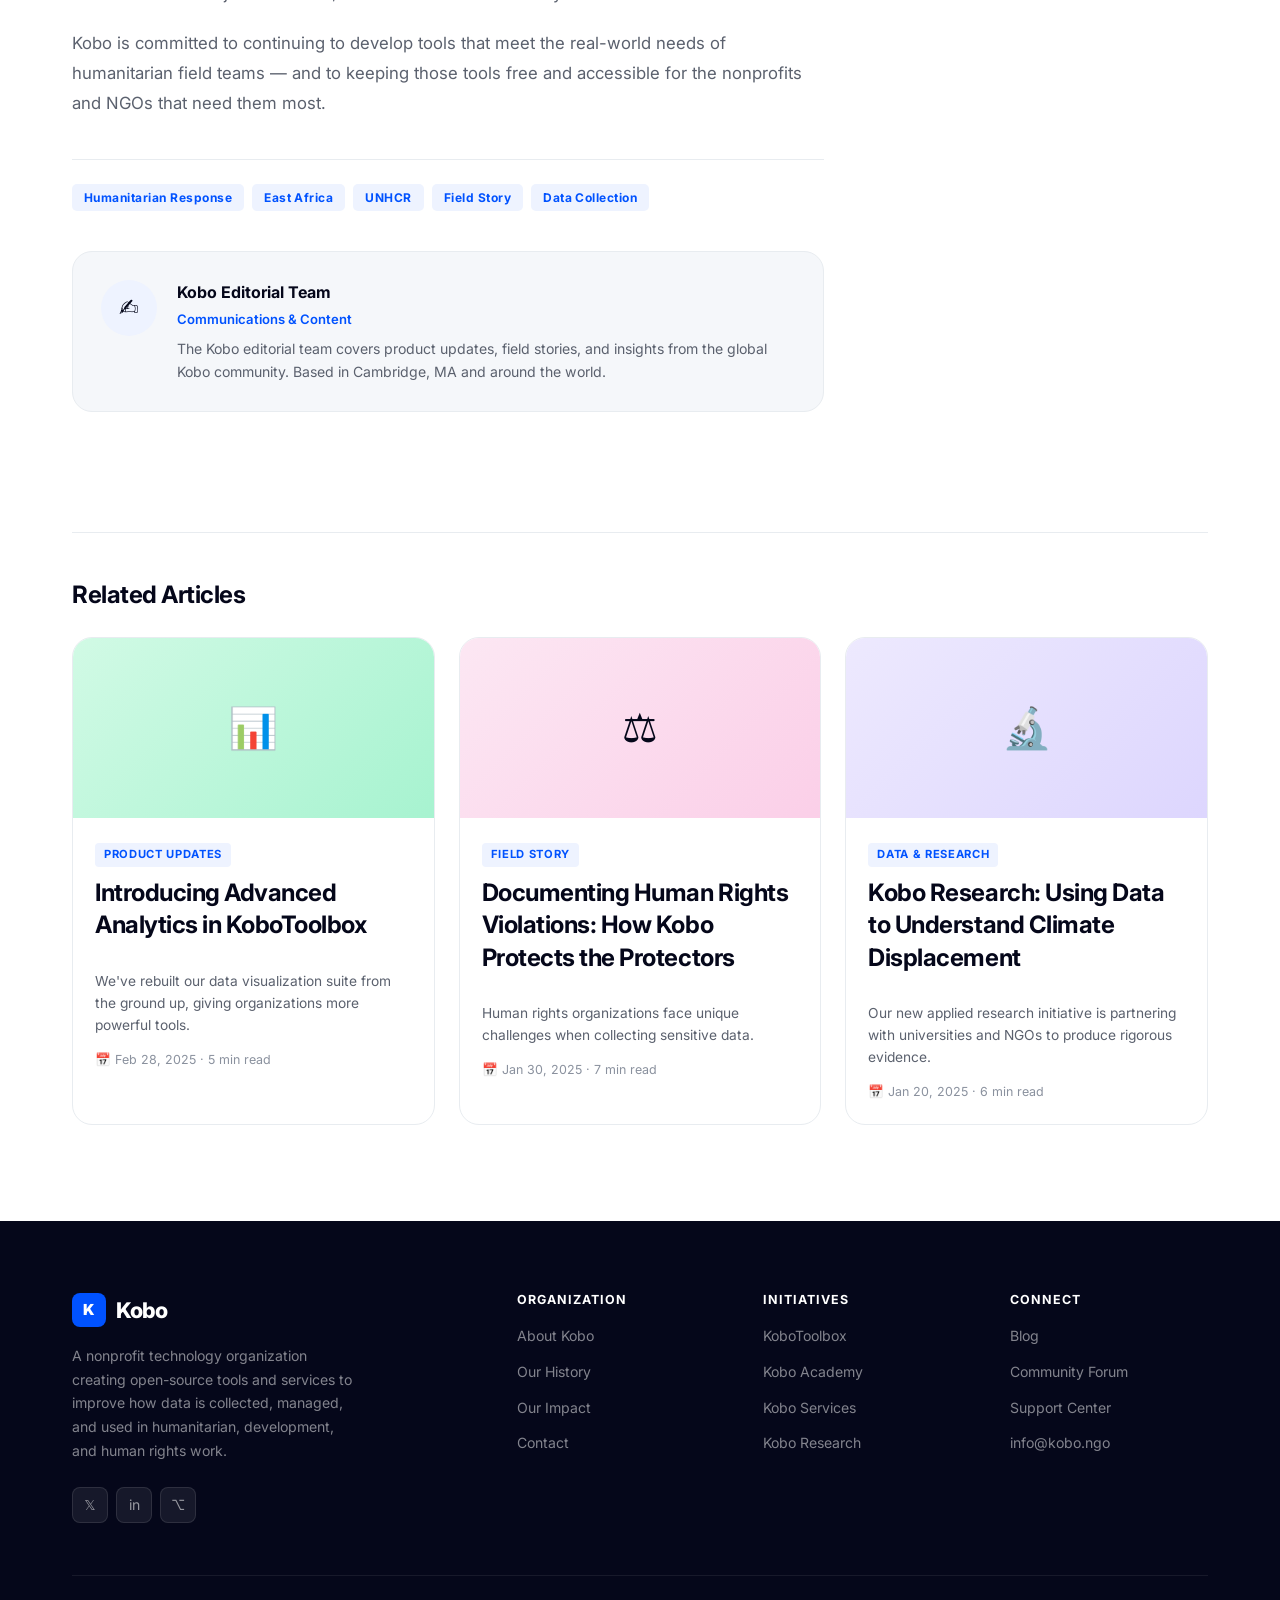
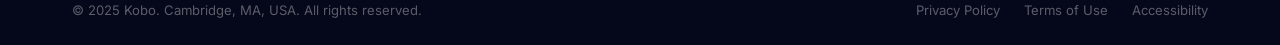
<file: blog-article.html>
<!DOCTYPE html>
<html lang="en">
<head>
  <meta charset="UTF-8" />
  <meta name="viewport" content="width=device-width, initial-scale=1.0" />
  <title>How KoboToolbox Is Transforming Humanitarian Response Across East Africa — Kobo Blog</title>
  <meta name="description" content="Over the past five years, humanitarian organizations across East Africa have been using KoboToolbox to revolutionize how they assess needs and monitor aid distribution." />
  <link rel="preconnect" href="https://fonts.googleapis.com" />
  <link href="https://fonts.googleapis.com/css2?family=Inter:wght@400;500;600;700;800;900&display=swap" rel="stylesheet" />
  <link rel="stylesheet" href="styles.css" />
</head>
<body>

  <!-- ===== NAVIGATION ===== -->
  <nav class="nav" id="nav">
    <div class="container nav-inner">
      <a href="index.html" class="nav-logo">
        <div class="nav-logo-icon">K</div>
        Kobo
      </a>
      <ul class="nav-links">
        <li><a href="index.html">Home</a></li>
        <li><a href="about.html">About</a></li>
        <li><a href="our-work.html">Our Work</a></li>
        <li><a href="impact.html">Impact</a></li>
        <li><a href="blog.html" class="active">Blog</a></li>
        <li><a href="history.html">History</a></li>
        <li><a href="contact.html">Contact</a></li>
      </ul>
      <div class="nav-cta">
        <a href="https://www.kobotoolbox.org" target="_blank" class="btn btn-primary">Open KoboToolbox →</a>
      </div>
      <button class="nav-hamburger" id="hamburger" aria-label="Toggle navigation">
        <span></span><span></span><span></span>
      </button>
    </div>
  </nav>

  <div class="nav-mobile" id="mobileNav">
    <ul>
      <li><a href="index.html">Home</a></li>
      <li><a href="about.html">About</a></li>
      <li><a href="our-work.html">Our Work</a></li>
      <li><a href="impact.html">Impact</a></li>
      <li><a href="blog.html">Blog</a></li>
      <li><a href="history.html">History</a></li>
      <li><a href="contact.html">Contact</a></li>
    </ul>
    <a href="https://www.kobotoolbox.org" target="_blank" class="btn btn-primary">Open KoboToolbox</a>
  </div>

  <!-- ===== ARTICLE HERO ===== -->
  <section class="article-hero">
    <div class="article-hero-bg"></div>
    <div class="container">
      <div class="article-hero-content">
        <div class="breadcrumb">
          <a href="index.html">Home</a>
          <span class="breadcrumb-sep">/</span>
          <a href="blog.html">Blog</a>
          <span class="breadcrumb-sep">/</span>
          <span>Field Story</span>
        </div>
        <span class="article-tag">Field Story</span>
        <h1 class="fade-in-up">How KoboToolbox Is Transforming Humanitarian Response Across East Africa</h1>
        <div class="article-hero-meta fade-in-up delay-1">
          <span>📅 March 10, 2025</span>
          <span>·</span>
          <span>✍️ Kobo Editorial Team</span>
          <span>·</span>
          <span>⏱ 8 min read</span>
        </div>
      </div>
    </div>
  </section>

  <!-- ===== ARTICLE CONTENT ===== -->
  <section style="padding: 0 0 96px;">
    <div class="container">
      <div class="article-layout">
        <!-- Main content -->
        <article class="article-body">
          <p style="font-size: 1.15rem; color: var(--dark); font-weight: 500; line-height: 1.7; margin-bottom: 28px;">
            Over the past five years, humanitarian organizations across East Africa have been using KoboToolbox to revolutionize how they assess needs, register beneficiaries, and monitor aid distribution — often in some of the most challenging environments on Earth.
          </p>

          <p>From South Sudan and Ethiopia to Kenya and Somalia, field teams are collecting data digitally for the first time, replacing paper-based systems that were slow, error-prone, and difficult to scale. The results have been transformative.</p>

          <h2>The Challenge: Data in Crisis</h2>

          <p>When a humanitarian crisis unfolds — whether a conflict, a flood, or a drought — the ability to quickly and accurately assess needs is literally a matter of life and death. Aid organizations need to know: Where are people? What do they need? Who has already received assistance? How are conditions changing?</p>

          <p>For decades, this data was collected on paper forms that had to be manually transcribed, cleaned, and analyzed — a process that could take days or weeks. In fast-moving emergencies, that's time aid organizations simply don't have.</p>

          <blockquote>
            <p>"When we could finally get real-time data from the field, everything changed. We could see exactly where needs were highest and respond within hours instead of days."</p>
          </blockquote>

          <p>KoboToolbox addresses this challenge by providing a free, open-source platform that allows organizations to design digital data collection forms, collect data offline on mobile devices, and instantly sync and analyze results when connectivity is available.</p>

          <h2>UNHCR: Registering Millions of Refugees</h2>

          <p>The UN Refugee Agency (UNHCR) has been using KoboToolbox across its East Africa operations for several years. In countries like Ethiopia, Kenya, Uganda, and Tanzania — which together host millions of refugees — UNHCR field teams use Kobo to:</p>

          <ul>
            <li>Register new arrivals at refugee reception centers</li>
            <li>Conduct household vulnerability assessments</li>
            <li>Monitor shelter conditions and access to basic services</li>
            <li>Track cash-based assistance distributions</li>
            <li>Collect data for population monitoring surveys</li>
          </ul>

          <p>The ability to collect data offline is critical. Many refugee settlements are in remote areas with limited or no internet connectivity. Field teams collect data throughout the day, then sync automatically when they return to a location with connectivity.</p>

          <h2>MSF: Real-Time Disease Surveillance</h2>

          <p>Médecins Sans Frontières (MSF) has deployed KoboToolbox across multiple East Africa operations to strengthen disease surveillance and outbreak response. When cholera outbreaks occur — a common threat in displacement settings — MSF teams use Kobo to track cases in real time, enabling rapid response to contain spread.</p>

          <p>The platform's support for skip logic (where questions are shown or hidden based on previous answers) allows MSF to build complex clinical data collection forms that guide field health workers through the right questions for each patient, reducing errors and improving data quality.</p>

          <h2>Key Features Driving Adoption</h2>

          <p>Several features of KoboToolbox have been particularly important for humanitarian organizations in East Africa:</p>

          <ul>
            <li><strong>Offline data collection:</strong> Works without internet connectivity using the KoboCollect Android app</li>
            <li><strong>GPS tracking:</strong> Automatically records the location of each data submission</li>
            <li><strong>Photo and media attachments:</strong> Allows field teams to capture images as part of assessments</li>
            <li><strong>Multilingual support:</strong> Forms can be translated into local languages, improving comprehension</li>
            <li><strong>Real-time dashboards:</strong> Data is immediately visible in dashboards once synced</li>
            <li><strong>Encryption:</strong> Sensitive data can be encrypted for protection during transmission</li>
          </ul>

          <h2>The Numbers Tell the Story</h2>

          <p>The scale of data collection happening across East Africa through KoboToolbox is remarkable. Organizations across the region are collectively submitting hundreds of thousands of forms per month — data that drives decisions affecting millions of vulnerable people.</p>

          <p>For one regional UNHCR operation, switching from paper to KoboToolbox cut the time from data collection to analysis from two weeks to two days. For organizations making critical decisions about where to position supplies or allocate health workers, that difference can save lives.</p>

          <h2>Looking Ahead</h2>

          <p>The adoption of digital data tools like KoboToolbox represents a broader shift in how humanitarian organizations work. As organizations build internal capacity to design, deploy, and analyze data collection systems, they become more efficient, more responsive, and more accountable — not just to donors, but to the communities they serve.</p>

          <p>Kobo is committed to continuing to develop tools that meet the real-world needs of humanitarian field teams — and to keeping those tools free and accessible for the nonprofits and NGOs that need them most.</p>

          <!-- Article Tags -->
          <div style="margin-top: 40px; padding-top: 24px; border-top: 1px solid var(--gray-4); display: flex; gap: 8px; flex-wrap: wrap;">
            <span class="tag tag-blue">Humanitarian Response</span>
            <span class="tag tag-blue">East Africa</span>
            <span class="tag tag-blue">UNHCR</span>
            <span class="tag tag-blue">Field Story</span>
            <span class="tag tag-blue">Data Collection</span>
          </div>

          <!-- Author Bio -->
          <div style="margin-top: 40px; padding: 28px; background: var(--gray-5); border-radius: var(--radius-lg); display: flex; gap: 20px; align-items: flex-start; border: 1px solid var(--gray-4);">
            <div style="width: 56px; height: 56px; background: var(--blue-bg); border-radius: 50%; display: flex; align-items: center; justify-content: center; font-size: 1.5rem; flex-shrink: 0;">✍️</div>
            <div>
              <div style="font-weight: 700; color: var(--dark); margin-bottom: 4px;">Kobo Editorial Team</div>
              <div style="font-size: 0.82rem; color: var(--blue); margin-bottom: 8px; font-weight: 600;">Communications &amp; Content</div>
              <p style="font-size: 0.88rem; color: var(--gray-1); line-height: 1.6; margin: 0;">The Kobo editorial team covers product updates, field stories, and insights from the global Kobo community. Based in Cambridge, MA and around the world.</p>
            </div>
          </div>
        </article>

        <!-- Sidebar -->
        <aside class="article-sidebar">
          <div class="article-toc">
            <h4>In This Article</h4>
            <ul>
              <li><a href="#challenge">The Challenge: Data in Crisis</a></li>
              <li><a href="#unhcr">UNHCR: Registering Millions</a></li>
              <li><a href="#msf">MSF: Disease Surveillance</a></li>
              <li><a href="#features">Key Features Driving Adoption</a></li>
              <li><a href="#numbers">The Numbers Tell the Story</a></li>
              <li><a href="#ahead">Looking Ahead</a></li>
            </ul>
          </div>

          <div class="article-share">
            <h4>Share This Article</h4>
            <div class="share-buttons">
              <button class="share-btn">𝕏 Twitter</button>
              <button class="share-btn">in LinkedIn</button>
            </div>
          </div>

          <div style="background: var(--blue); border-radius: var(--radius-lg); padding: 24px; text-align: center;">
            <div style="font-size: 2rem; margin-bottom: 12px;">🛠️</div>
            <div style="color: #fff; font-weight: 700; margin-bottom: 8px; font-size: 1rem;">Try KoboToolbox</div>
            <p style="color: rgba(255,255,255,0.75); font-size: 0.85rem; margin-bottom: 16px; line-height: 1.5;">Free for nonprofits. No credit card needed.</p>
            <a href="https://www.kobotoolbox.org" target="_blank" class="btn btn-white" style="width: 100%; justify-content: center;">Get Started Free</a>
          </div>
        </aside>
      </div>

      <!-- ===== RELATED ARTICLES ===== -->
      <div class="article-related">
        <div class="divider"></div>
        <h3>Related Articles</h3>
        <div class="blog-grid">
          <article class="blog-card">
            <div class="blog-card-img blog-img-2">📊</div>
            <div class="blog-card-body">
              <span class="blog-card-tag">Product Updates</span>
              <h3 class="blog-card-title">Introducing Advanced Analytics in KoboToolbox</h3>
              <p class="blog-card-excerpt">We've rebuilt our data visualization suite from the ground up, giving organizations more powerful tools.</p>
              <div class="blog-card-meta">📅 Feb 28, 2025 · 5 min read</div>
            </div>
          </article>
          <article class="blog-card">
            <div class="blog-card-img blog-img-4">⚖️</div>
            <div class="blog-card-body">
              <span class="blog-card-tag">Field Story</span>
              <h3 class="blog-card-title">Documenting Human Rights Violations: How Kobo Protects the Protectors</h3>
              <p class="blog-card-excerpt">Human rights organizations face unique challenges when collecting sensitive data.</p>
              <div class="blog-card-meta">📅 Jan 30, 2025 · 7 min read</div>
            </div>
          </article>
          <article class="blog-card">
            <div class="blog-card-img blog-img-5">🔬</div>
            <div class="blog-card-body">
              <span class="blog-card-tag">Data &amp; Research</span>
              <h3 class="blog-card-title">Kobo Research: Using Data to Understand Climate Displacement</h3>
              <p class="blog-card-excerpt">Our new applied research initiative is partnering with universities and NGOs to produce rigorous evidence.</p>
              <div class="blog-card-meta">📅 Jan 20, 2025 · 6 min read</div>
            </div>
          </article>
        </div>
      </div>
    </div>
  </section>

  <!-- ===== FOOTER ===== -->
  <footer class="footer">
    <div class="container">
      <div class="footer-grid">
        <div class="footer-brand">
          <a href="index.html" class="nav-logo">
            <div class="nav-logo-icon">K</div>
            Kobo
          </a>
          <p>A nonprofit technology organization creating open-source tools and services to improve how data is collected, managed, and used in humanitarian, development, and human rights work.</p>
          <div class="footer-social">
            <a href="https://twitter.com/KoboToolbox" target="_blank" title="Twitter/X">𝕏</a>
            <a href="https://www.linkedin.com/company/kobotoolbox" target="_blank" title="LinkedIn">in</a>
            <a href="https://github.com/kobotoolbox" target="_blank" title="GitHub">⌥</a>
          </div>
        </div>
        <div class="footer-col">
          <h5>Organization</h5>
          <ul>
            <li><a href="about.html">About Kobo</a></li>
            <li><a href="history.html">Our History</a></li>
            <li><a href="impact.html">Our Impact</a></li>
            <li><a href="contact.html">Contact</a></li>
          </ul>
        </div>
        <div class="footer-col">
          <h5>Initiatives</h5>
          <ul>
            <li><a href="https://www.kobotoolbox.org" target="_blank">KoboToolbox</a></li>
            <li><a href="our-work.html#kobo-academy">Kobo Academy</a></li>
            <li><a href="our-work.html#kobo-services">Kobo Services</a></li>
            <li><a href="our-work.html#kobo-research">Kobo Research</a></li>
          </ul>
        </div>
        <div class="footer-col">
          <h5>Connect</h5>
          <ul>
            <li><a href="blog.html">Blog</a></li>
            <li><a href="https://community.kobotoolbox.org" target="_blank">Community Forum</a></li>
            <li><a href="https://support.kobotoolbox.org" target="_blank">Support Center</a></li>
            <li><a href="contact.html">info@kobo.ngo</a></li>
          </ul>
        </div>
      </div>
      <div class="footer-bottom">
        <span>© 2025 Kobo. Cambridge, MA, USA. All rights reserved.</span>
        <div class="footer-bottom-links">
          <a href="#">Privacy Policy</a>
          <a href="#">Terms of Use</a>
          <a href="#">Accessibility</a>
        </div>
      </div>
    </div>
  </footer>

  <script src="script.js"></script>
</body>
</html>
</file>
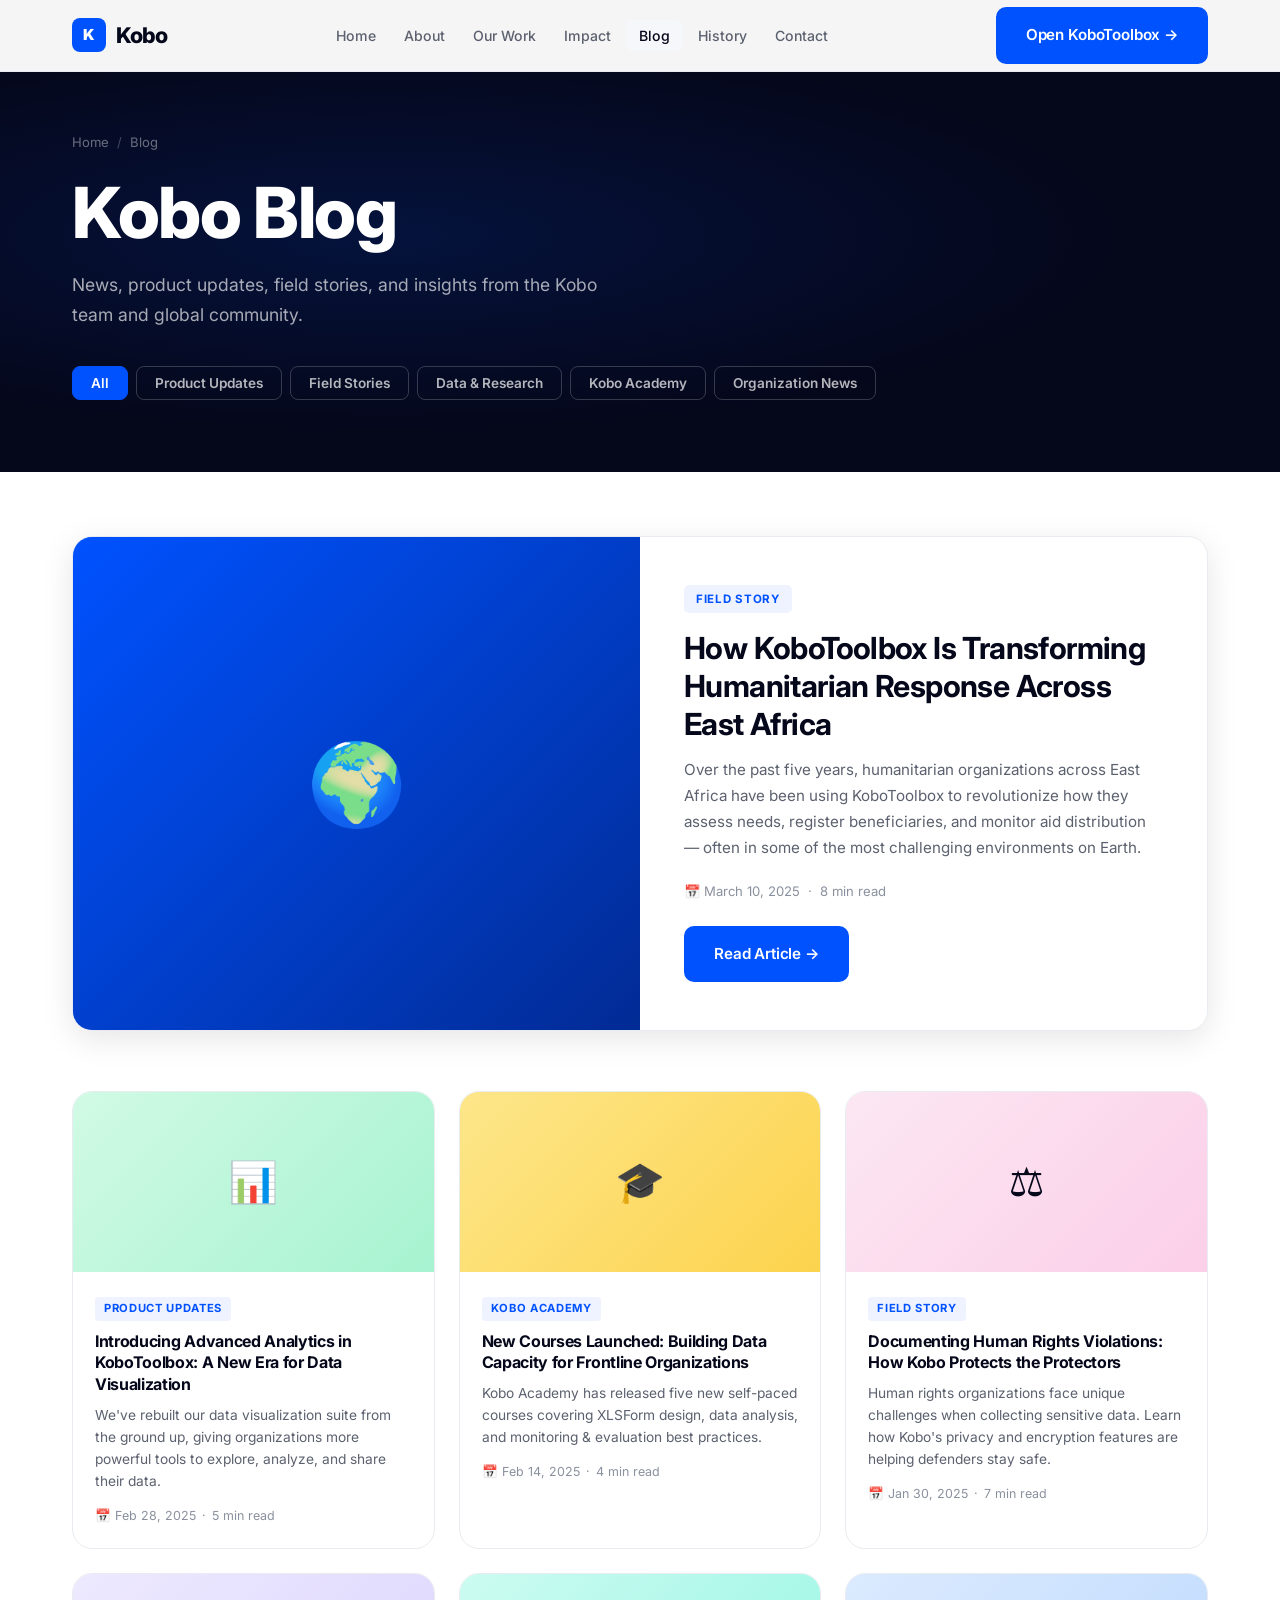
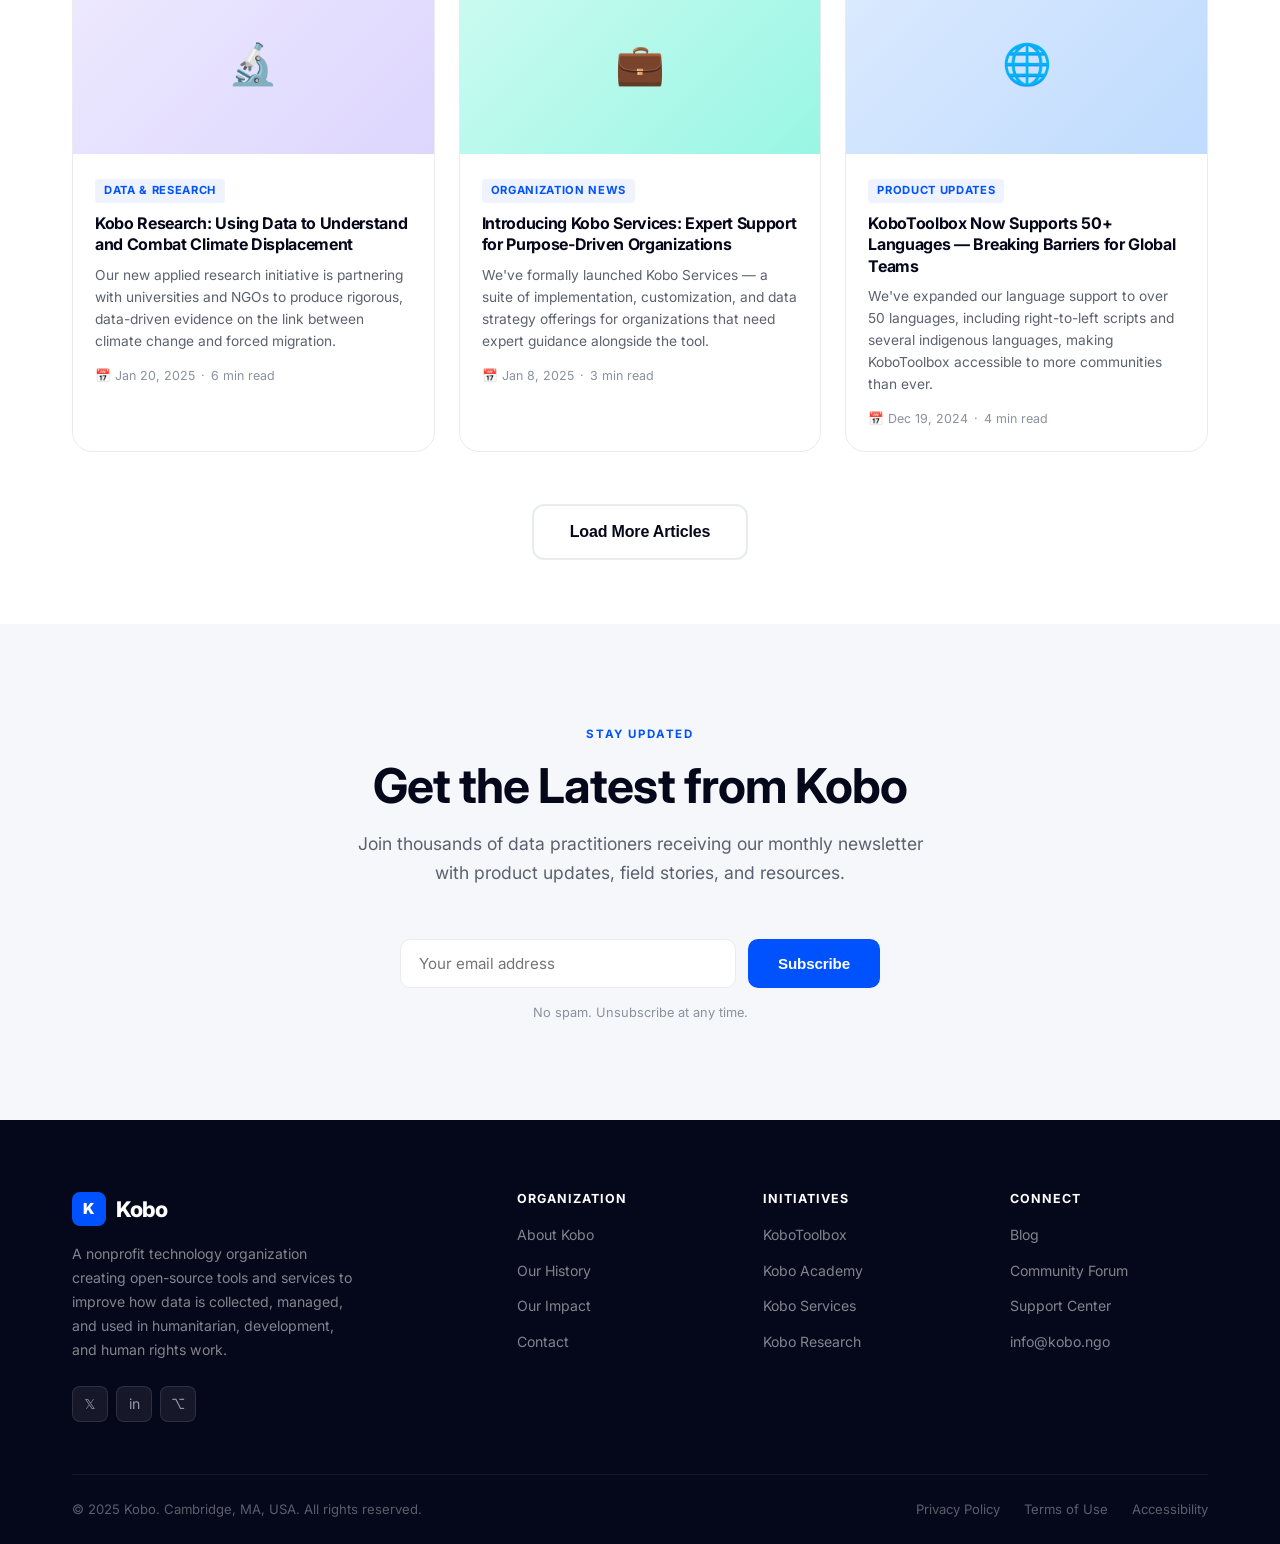
<file: blog.html>
<!DOCTYPE html>
<html lang="en">
<head>
  <meta charset="UTF-8" />
  <meta name="viewport" content="width=device-width, initial-scale=1.0" />
  <title>Blog — Kobo</title>
  <meta name="description" content="News, insights, and stories from Kobo — data technology for social good." />
  <link rel="preconnect" href="https://fonts.googleapis.com" />
  <link href="https://fonts.googleapis.com/css2?family=Inter:wght@400;500;600;700;800;900&display=swap" rel="stylesheet" />
  <link rel="stylesheet" href="styles.css" />
</head>
<body>

  <!-- ===== NAVIGATION ===== -->
  <nav class="nav" id="nav">
    <div class="container nav-inner">
      <a href="index.html" class="nav-logo">
        <div class="nav-logo-icon">K</div>
        Kobo
      </a>
      <ul class="nav-links">
        <li><a href="index.html">Home</a></li>
        <li><a href="about.html">About</a></li>
        <li><a href="our-work.html">Our Work</a></li>
        <li><a href="impact.html">Impact</a></li>
        <li><a href="blog.html" class="active">Blog</a></li>
        <li><a href="history.html">History</a></li>
        <li><a href="contact.html">Contact</a></li>
      </ul>
      <div class="nav-cta">
        <a href="https://www.kobotoolbox.org" target="_blank" class="btn btn-primary">Open KoboToolbox →</a>
      </div>
      <button class="nav-hamburger" id="hamburger" aria-label="Toggle navigation">
        <span></span><span></span><span></span>
      </button>
    </div>
  </nav>

  <div class="nav-mobile" id="mobileNav">
    <ul>
      <li><a href="index.html">Home</a></li>
      <li><a href="about.html">About</a></li>
      <li><a href="our-work.html">Our Work</a></li>
      <li><a href="impact.html">Impact</a></li>
      <li><a href="blog.html">Blog</a></li>
      <li><a href="history.html">History</a></li>
      <li><a href="contact.html">Contact</a></li>
    </ul>
    <a href="https://www.kobotoolbox.org" target="_blank" class="btn btn-primary">Open KoboToolbox</a>
  </div>

  <!-- ===== BLOG HERO ===== -->
  <section class="blog-hero">
    <div class="blog-hero-bg"></div>
    <div class="container" style="position: relative; z-index: 1;">
      <div class="breadcrumb">
        <a href="index.html">Home</a>
        <span class="breadcrumb-sep">/</span>
        <span>Blog</span>
      </div>
      <h1 class="fade-in-up">Kobo Blog</h1>
      <p class="fade-in-up delay-1">News, product updates, field stories, and insights from the Kobo team and global community.</p>
      <div class="blog-categories fade-in-up delay-2">
        <button class="blog-cat-btn active">All</button>
        <button class="blog-cat-btn">Product Updates</button>
        <button class="blog-cat-btn">Field Stories</button>
        <button class="blog-cat-btn">Data &amp; Research</button>
        <button class="blog-cat-btn">Kobo Academy</button>
        <button class="blog-cat-btn">Organization News</button>
      </div>
    </div>
  </section>

  <!-- ===== FEATURED POST ===== -->
  <section class="section--sm">
    <div class="container">
      <div class="blog-featured reveal">
        <div class="blog-featured-img">
          <span style="position: relative; z-index: 1;">🌍</span>
        </div>
        <div class="blog-featured-content">
          <span class="blog-featured-tag">Field Story</span>
          <h2 class="blog-featured-title">How KoboToolbox Is Transforming Humanitarian Response Across East Africa</h2>
          <p style="color: var(--gray-1); font-size: 0.95rem; line-height: 1.7;">
            Over the past five years, humanitarian organizations across East Africa have been using KoboToolbox to revolutionize how they assess needs, register beneficiaries, and monitor aid distribution — often in some of the most challenging environments on Earth.
          </p>
          <div class="blog-featured-meta">
            <span>📅 March 10, 2025</span>
            <span>·</span>
            <span>8 min read</span>
          </div>
          <a href="blog-article.html" class="btn btn-primary" style="margin-top: 24px; width: fit-content;">Read Article →</a>
        </div>
      </div>

      <!-- ===== BLOG GRID ===== -->
      <div class="blog-grid">
        <article class="blog-card reveal">
          <div class="blog-card-img blog-img-2">📊</div>
          <div class="blog-card-body">
            <span class="blog-card-tag">Product Updates</span>
            <h3 class="blog-card-title">Introducing Advanced Analytics in KoboToolbox: A New Era for Data Visualization</h3>
            <p class="blog-card-excerpt">We've rebuilt our data visualization suite from the ground up, giving organizations more powerful tools to explore, analyze, and share their data.</p>
            <div class="blog-card-meta">
              <span>📅 Feb 28, 2025</span>
              <span>·</span>
              <span>5 min read</span>
            </div>
          </div>
        </article>

        <article class="blog-card reveal">
          <div class="blog-card-img blog-img-3">🎓</div>
          <div class="blog-card-body">
            <span class="blog-card-tag">Kobo Academy</span>
            <h3 class="blog-card-title">New Courses Launched: Building Data Capacity for Frontline Organizations</h3>
            <p class="blog-card-excerpt">Kobo Academy has released five new self-paced courses covering XLSForm design, data analysis, and monitoring & evaluation best practices.</p>
            <div class="blog-card-meta">
              <span>📅 Feb 14, 2025</span>
              <span>·</span>
              <span>4 min read</span>
            </div>
          </div>
        </article>

        <article class="blog-card reveal">
          <div class="blog-card-img blog-img-4">⚖️</div>
          <div class="blog-card-body">
            <span class="blog-card-tag">Field Story</span>
            <h3 class="blog-card-title">Documenting Human Rights Violations: How Kobo Protects the Protectors</h3>
            <p class="blog-card-excerpt">Human rights organizations face unique challenges when collecting sensitive data. Learn how Kobo's privacy and encryption features are helping defenders stay safe.</p>
            <div class="blog-card-meta">
              <span>📅 Jan 30, 2025</span>
              <span>·</span>
              <span>7 min read</span>
            </div>
          </div>
        </article>

        <article class="blog-card reveal">
          <div class="blog-card-img blog-img-5">🔬</div>
          <div class="blog-card-body">
            <span class="blog-card-tag">Data &amp; Research</span>
            <h3 class="blog-card-title">Kobo Research: Using Data to Understand and Combat Climate Displacement</h3>
            <p class="blog-card-excerpt">Our new applied research initiative is partnering with universities and NGOs to produce rigorous, data-driven evidence on the link between climate change and forced migration.</p>
            <div class="blog-card-meta">
              <span>📅 Jan 20, 2025</span>
              <span>·</span>
              <span>6 min read</span>
            </div>
          </div>
        </article>

        <article class="blog-card reveal">
          <div class="blog-card-img blog-img-6">💼</div>
          <div class="blog-card-body">
            <span class="blog-card-tag">Organization News</span>
            <h3 class="blog-card-title">Introducing Kobo Services: Expert Support for Purpose-Driven Organizations</h3>
            <p class="blog-card-excerpt">We've formally launched Kobo Services — a suite of implementation, customization, and data strategy offerings for organizations that need expert guidance alongside the tool.</p>
            <div class="blog-card-meta">
              <span>📅 Jan 8, 2025</span>
              <span>·</span>
              <span>3 min read</span>
            </div>
          </div>
        </article>

        <article class="blog-card reveal">
          <div class="blog-card-img blog-img-1">🌐</div>
          <div class="blog-card-body">
            <span class="blog-card-tag">Product Updates</span>
            <h3 class="blog-card-title">KoboToolbox Now Supports 50+ Languages — Breaking Barriers for Global Teams</h3>
            <p class="blog-card-excerpt">We've expanded our language support to over 50 languages, including right-to-left scripts and several indigenous languages, making KoboToolbox accessible to more communities than ever.</p>
            <div class="blog-card-meta">
              <span>📅 Dec 19, 2024</span>
              <span>·</span>
              <span>4 min read</span>
            </div>
          </div>
        </article>
      </div>

      <!-- Load More -->
      <div style="text-align: center; margin-top: 52px;">
        <button class="btn btn-outline btn-lg" style="min-width: 200px;">Load More Articles</button>
      </div>
    </div>
  </section>

  <!-- ===== NEWSLETTER ===== -->
  <section class="section section--bg">
    <div class="container text-center">
      <span class="section-label">Stay Updated</span>
      <h2 class="section-heading">Get the Latest from Kobo</h2>
      <p class="section-subheading">
        Join thousands of data practitioners receiving our monthly newsletter with product updates, field stories, and resources.
      </p>
      <form style="display: flex; gap: 12px; max-width: 480px; margin: 0 auto;" onsubmit="return false;">
        <input type="email" placeholder="Your email address" style="flex: 1; padding: 14px 18px; border: 1.5px solid var(--gray-4); border-radius: 10px; font-size: 0.95rem; font-family: inherit; outline: none; transition: border-color 0.2s ease;" onfocus="this.style.borderColor='var(--blue)'" onblur="this.style.borderColor='var(--gray-4)'" />
        <button type="submit" class="btn btn-primary" style="white-space: nowrap;">Subscribe</button>
      </form>
      <p style="font-size: 0.8rem; color: var(--gray-2); margin-top: 14px;">No spam. Unsubscribe at any time.</p>
    </div>
  </section>

  <!-- ===== FOOTER ===== -->
  <footer class="footer">
    <div class="container">
      <div class="footer-grid">
        <div class="footer-brand">
          <a href="index.html" class="nav-logo">
            <div class="nav-logo-icon">K</div>
            Kobo
          </a>
          <p>A nonprofit technology organization creating open-source tools and services to improve how data is collected, managed, and used in humanitarian, development, and human rights work.</p>
          <div class="footer-social">
            <a href="https://twitter.com/KoboToolbox" target="_blank" title="Twitter/X">𝕏</a>
            <a href="https://www.linkedin.com/company/kobotoolbox" target="_blank" title="LinkedIn">in</a>
            <a href="https://github.com/kobotoolbox" target="_blank" title="GitHub">⌥</a>
          </div>
        </div>
        <div class="footer-col">
          <h5>Organization</h5>
          <ul>
            <li><a href="about.html">About Kobo</a></li>
            <li><a href="history.html">Our History</a></li>
            <li><a href="impact.html">Our Impact</a></li>
            <li><a href="contact.html">Contact</a></li>
          </ul>
        </div>
        <div class="footer-col">
          <h5>Initiatives</h5>
          <ul>
            <li><a href="https://www.kobotoolbox.org" target="_blank">KoboToolbox</a></li>
            <li><a href="our-work.html#kobo-academy">Kobo Academy</a></li>
            <li><a href="our-work.html#kobo-services">Kobo Services</a></li>
            <li><a href="our-work.html#kobo-research">Kobo Research</a></li>
          </ul>
        </div>
        <div class="footer-col">
          <h5>Connect</h5>
          <ul>
            <li><a href="blog.html">Blog</a></li>
            <li><a href="https://community.kobotoolbox.org" target="_blank">Community Forum</a></li>
            <li><a href="https://support.kobotoolbox.org" target="_blank">Support Center</a></li>
            <li><a href="contact.html">info@kobo.ngo</a></li>
          </ul>
        </div>
      </div>
      <div class="footer-bottom">
        <span>© 2025 Kobo. Cambridge, MA, USA. All rights reserved.</span>
        <div class="footer-bottom-links">
          <a href="#">Privacy Policy</a>
          <a href="#">Terms of Use</a>
          <a href="#">Accessibility</a>
        </div>
      </div>
    </div>
  </footer>

  <script src="script.js"></script>
  <script>
    // Category filter buttons
    document.querySelectorAll('.blog-cat-btn').forEach(btn => {
      btn.addEventListener('click', () => {
        document.querySelectorAll('.blog-cat-btn').forEach(b => b.classList.remove('active'));
        btn.classList.add('active');
      });
    });
  </script>
</body>
</html>
</file>
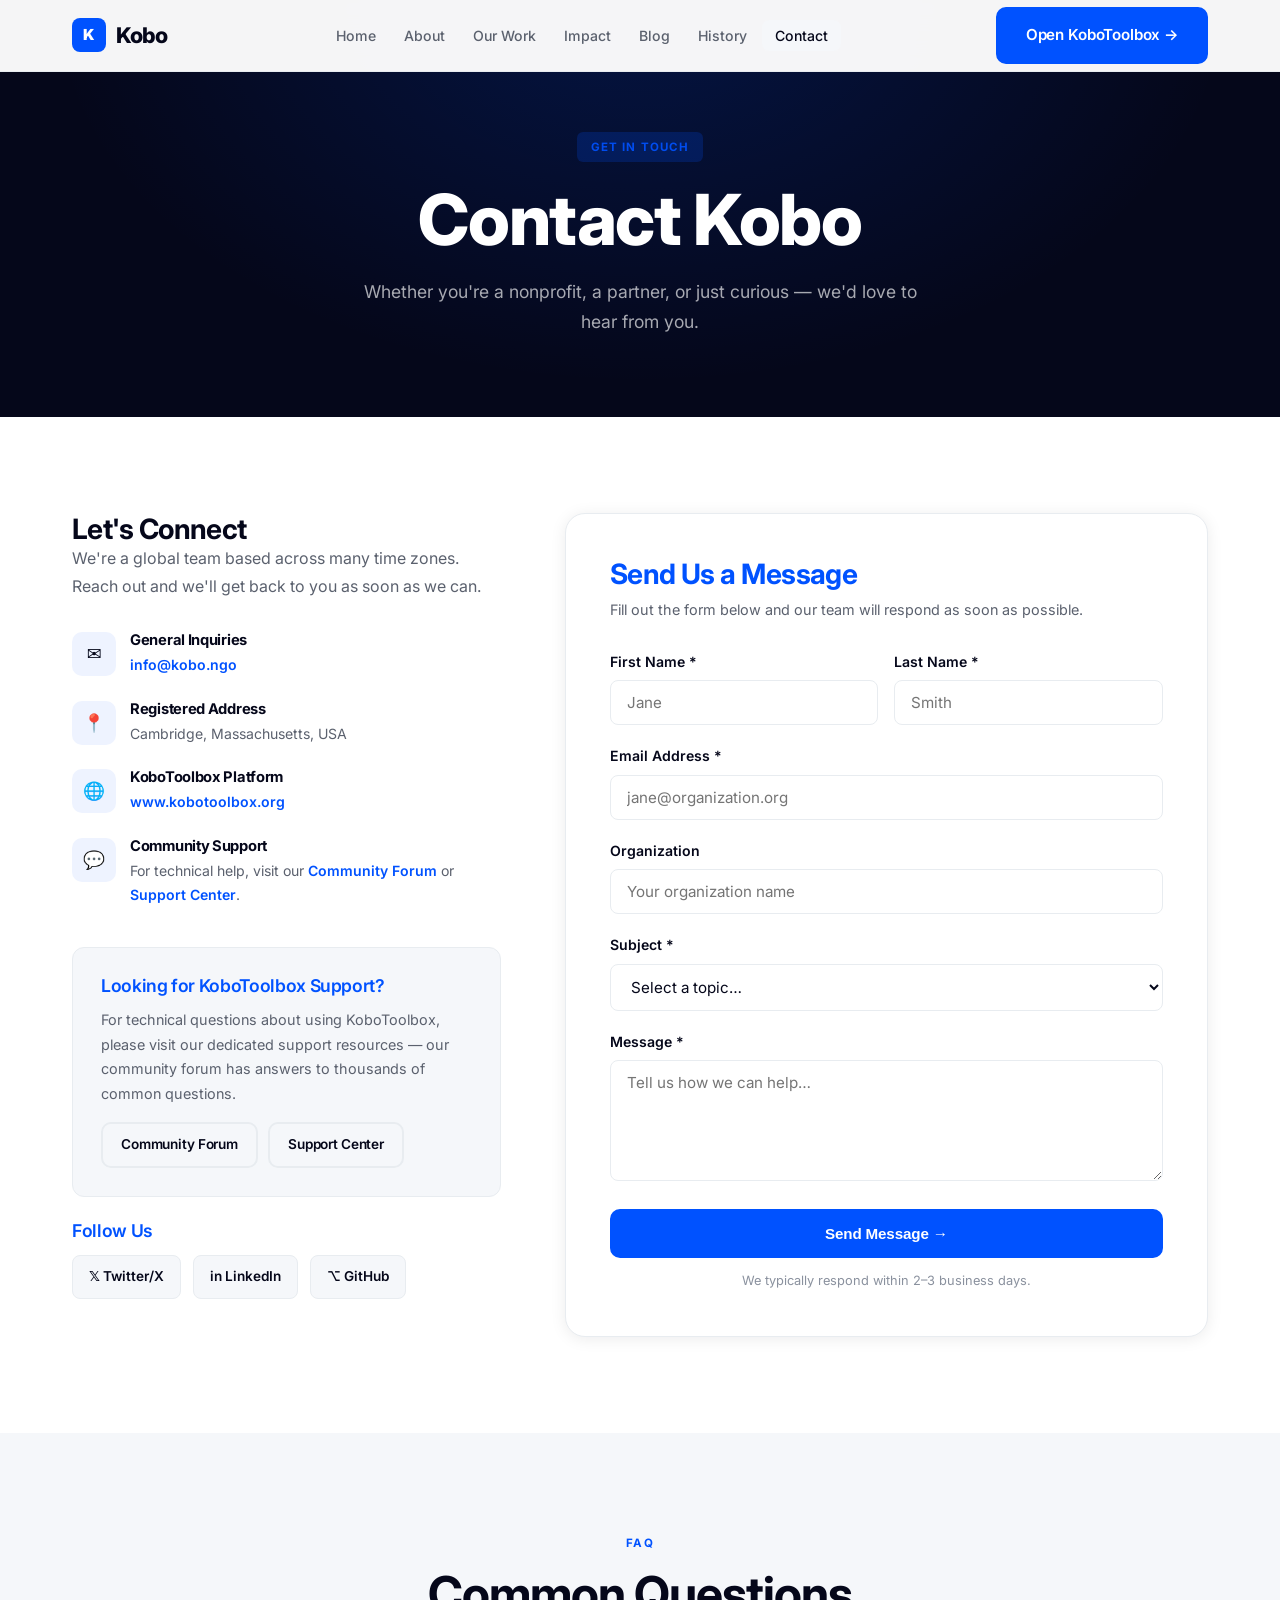
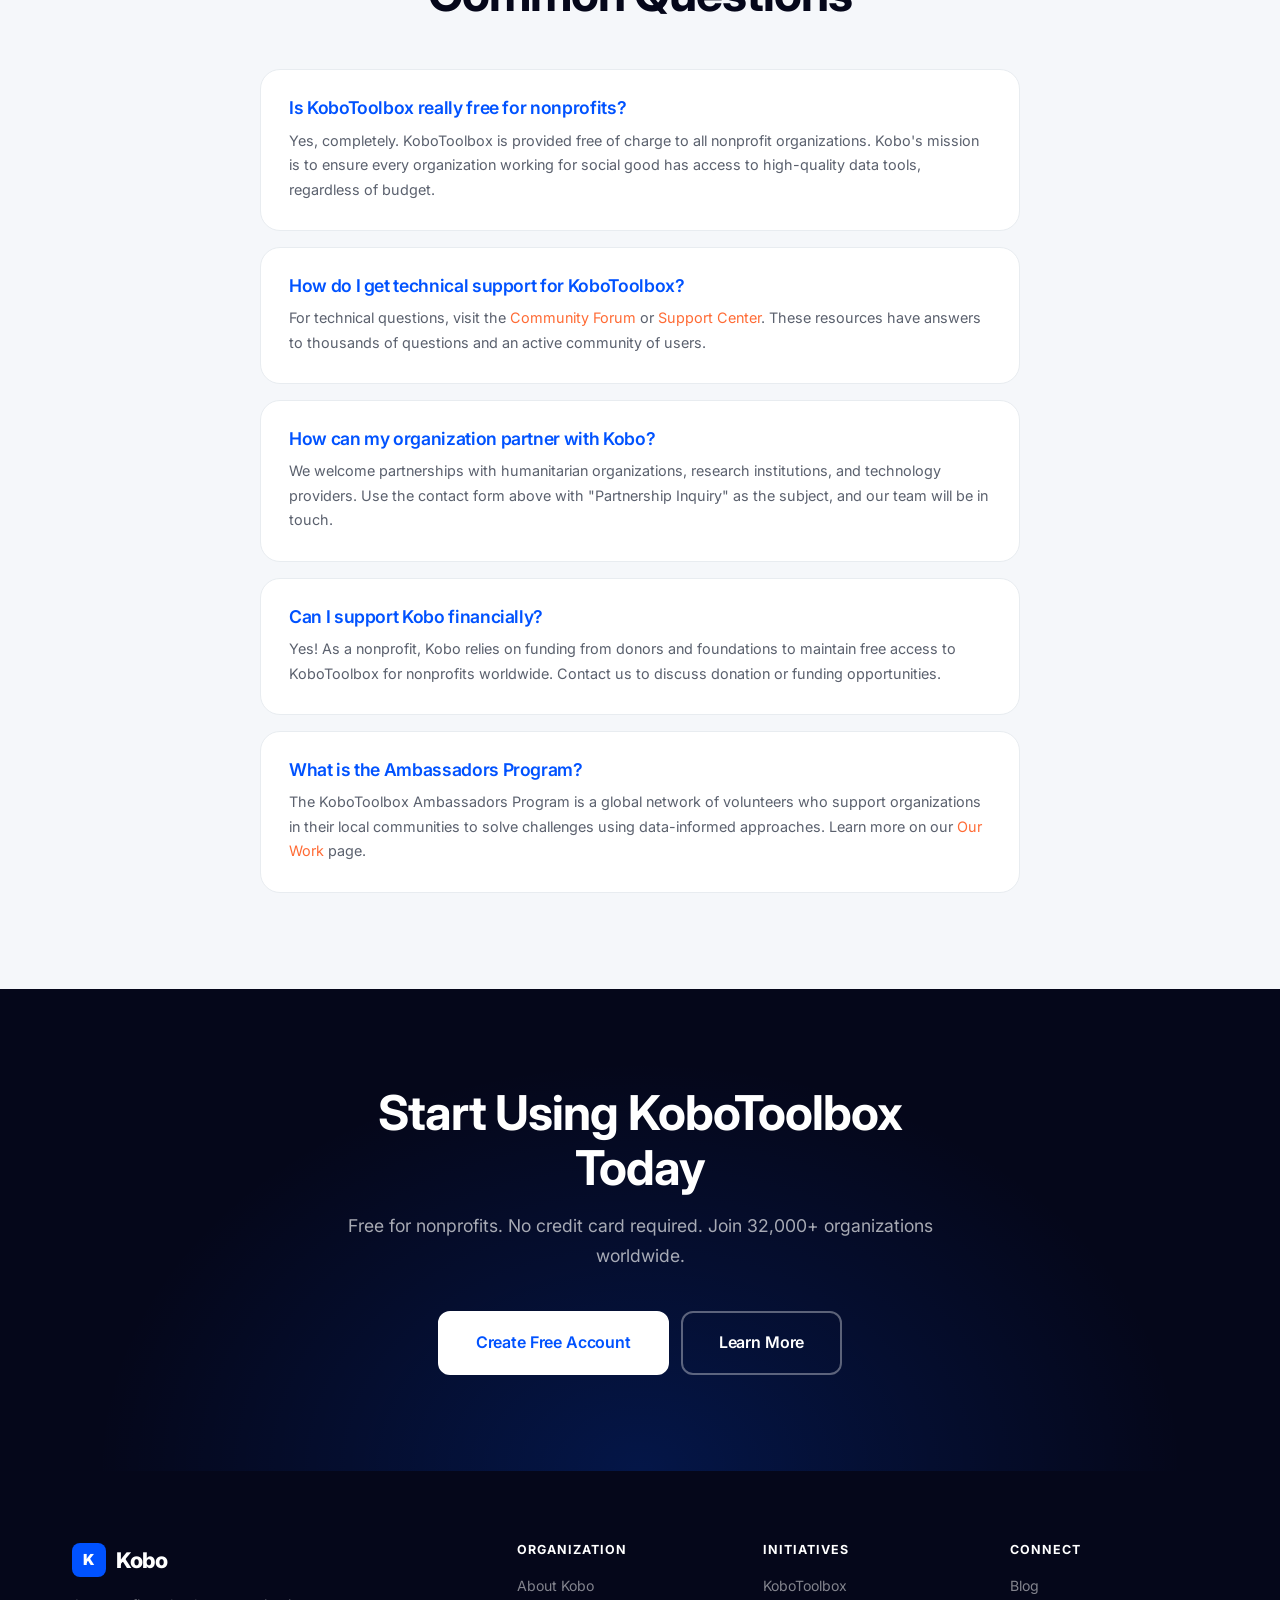
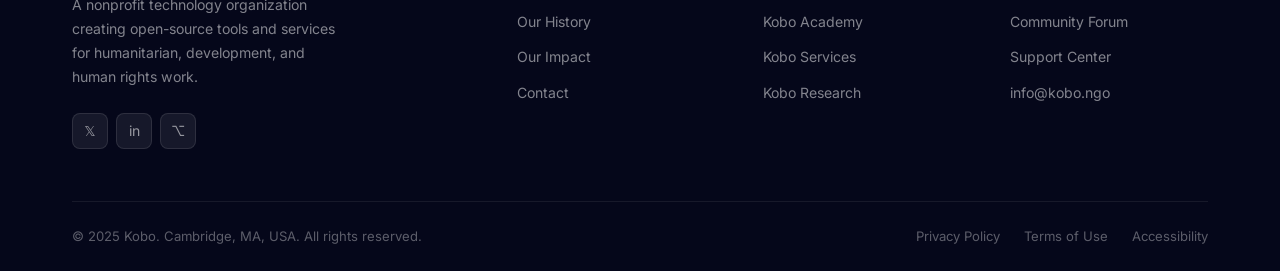
<file: contact.html>
<!DOCTYPE html>
<html lang="en">
<head>
  <meta charset="UTF-8" />
  <meta name="viewport" content="width=device-width, initial-scale=1.0" />
  <title>Contact | Kobo — Data Technology for Social Good</title>
  <meta name="description" content="Get in touch with Kobo — for partnerships, services, media inquiries, or general questions about KoboToolbox." />
  <link rel="preconnect" href="https://fonts.googleapis.com" />
  <link href="https://fonts.googleapis.com/css2?family=Inter:wght@400;500;600;700;800;900&display=swap" rel="stylesheet" />
  <link rel="stylesheet" href="styles.css" />
</head>
<body>

  <!-- ===== NAVIGATION ===== -->
  <nav class="nav" id="nav">
    <div class="container nav-inner">
      <a href="index.html" class="nav-logo">
        <div class="nav-logo-icon">K</div>
        Kobo
      </a>
      <ul class="nav-links">
        <li><a href="index.html">Home</a></li>
        <li><a href="about.html">About</a></li>
        <li><a href="our-work.html">Our Work</a></li>
        <li><a href="impact.html">Impact</a></li>
        <li><a href="blog.html">Blog</a></li>
        <li><a href="history.html">History</a></li>
        <li><a href="contact.html" class="active">Contact</a></li>
      </ul>
      <div class="nav-cta">
        <a href="https://www.kobotoolbox.org" target="_blank" class="btn btn-primary">Open KoboToolbox →</a>
      </div>
      <button class="nav-hamburger" id="hamburger" aria-label="Toggle navigation">
        <span></span><span></span><span></span>
      </button>
    </div>
  </nav>
  <div class="nav-mobile" id="mobileNav">
    <ul>
      <li><a href="index.html">Home</a></li>
      <li><a href="about.html">About</a></li>
      <li><a href="our-work.html">Our Work</a></li>
      <li><a href="impact.html">Impact</a></li>
      <li><a href="blog.html">Blog</a></li>
      <li><a href="history.html">History</a></li>
      <li><a href="contact.html">Contact</a></li>
    </ul>
    <a href="https://www.kobotoolbox.org" target="_blank" class="btn btn-primary">Open KoboToolbox</a>
  </div>

  <!-- ===== PAGE HERO ===== -->
  <section class="page-hero">
    <div class="page-hero-bg"></div>
    <div class="container page-hero-inner">
      <span class="page-hero-label">Get in Touch</span>
      <h1>Contact Kobo</h1>
      <p>Whether you're a nonprofit, a partner, or just curious — we'd love to hear from you.</p>
    </div>
  </section>

  <!-- ===== CONTACT ===== -->
  <section class="section">
    <div class="container">
      <div class="contact-grid">
        <!-- Info -->
        <div>
          <h3>Let's Connect</h3>
          <p style="margin-bottom: 32px;">
            We're a global team based across many time zones. Reach out and we'll get back to you as soon as we can.
          </p>

          <div class="contact-item">
            <div class="contact-item-icon">✉️</div>
            <div>
              <h4>General Inquiries</h4>
              <p><a href="mailto:info@kobo.ngo">info@kobo.ngo</a></p>
            </div>
          </div>

          <div class="contact-item">
            <div class="contact-item-icon">📍</div>
            <div>
              <h4>Registered Address</h4>
              <p>Cambridge, Massachusetts, USA</p>
            </div>
          </div>

          <div class="contact-item">
            <div class="contact-item-icon">🌐</div>
            <div>
              <h4>KoboToolbox Platform</h4>
              <p><a href="https://www.kobotoolbox.org" target="_blank">www.kobotoolbox.org</a></p>
            </div>
          </div>

          <div class="contact-item">
            <div class="contact-item-icon">💬</div>
            <div>
              <h4>Community Support</h4>
              <p>For technical help, visit our <a href="https://community.kobotoolbox.org" target="_blank">Community Forum</a> or <a href="https://support.kobotoolbox.org" target="_blank">Support Center</a>.</p>
            </div>
          </div>

          <div style="margin-top: 40px; padding: 28px; background: var(--bg-light); border-radius: var(--radius); border: 1px solid var(--border);">
            <h4 style="color: var(--primary); margin-bottom: 12px;">Looking for KoboToolbox Support?</h4>
            <p style="font-size: 0.9rem; margin-bottom: 16px;">
              For technical questions about using KoboToolbox, please visit our dedicated support resources — our community forum has answers to thousands of common questions.
            </p>
            <div style="display: flex; gap: 10px; flex-wrap: wrap;">
              <a href="https://community.kobotoolbox.org" target="_blank" class="btn btn-outline" style="font-size:0.85rem; padding: 10px 18px;">Community Forum</a>
              <a href="https://support.kobotoolbox.org" target="_blank" class="btn btn-outline" style="font-size:0.85rem; padding: 10px 18px;">Support Center</a>
            </div>
          </div>

          <div style="margin-top: 24px;">
            <h4 style="color: var(--primary); margin-bottom: 14px;">Follow Us</h4>
            <div style="display: flex; gap: 12px;">
              <a href="https://twitter.com/KoboToolbox" target="_blank" style="display:flex; align-items:center; gap:8px; padding: 10px 16px; background: var(--bg-light); border: 1px solid var(--border); border-radius: var(--radius-sm); font-size: 0.85rem; font-weight: 600; color: var(--text-dark); transition: all 0.25s ease;">
                𝕏 Twitter/X
              </a>
              <a href="https://www.linkedin.com/company/kobotoolbox" target="_blank" style="display:flex; align-items:center; gap:8px; padding: 10px 16px; background: var(--bg-light); border: 1px solid var(--border); border-radius: var(--radius-sm); font-size: 0.85rem; font-weight: 600; color: var(--text-dark); transition: all 0.25s ease;">
                in LinkedIn
              </a>
              <a href="https://github.com/kobotoolbox" target="_blank" style="display:flex; align-items:center; gap:8px; padding: 10px 16px; background: var(--bg-light); border: 1px solid var(--border); border-radius: var(--radius-sm); font-size: 0.85rem; font-weight: 600; color: var(--text-dark); transition: all 0.25s ease;">
                ⌥ GitHub
              </a>
            </div>
          </div>
        </div>

        <!-- Form -->
        <div>
          <div class="contact-form">
            <h3 style="color: var(--primary); margin-bottom: 8px;">Send Us a Message</h3>
            <p style="font-size: 0.9rem; margin-bottom: 28px;">Fill out the form below and our team will respond as soon as possible.</p>
            <form id="contactForm" onsubmit="handleFormSubmit(event)">
              <div class="form-row">
                <div class="form-group">
                  <label for="firstName">First Name *</label>
                  <input type="text" id="firstName" name="firstName" placeholder="Jane" required />
                </div>
                <div class="form-group">
                  <label for="lastName">Last Name *</label>
                  <input type="text" id="lastName" name="lastName" placeholder="Smith" required />
                </div>
              </div>
              <div class="form-group">
                <label for="email">Email Address *</label>
                <input type="email" id="email" name="email" placeholder="jane@organization.org" required />
              </div>
              <div class="form-group">
                <label for="organization">Organization</label>
                <input type="text" id="organization" name="organization" placeholder="Your organization name" />
              </div>
              <div class="form-group">
                <label for="subject">Subject *</label>
                <select id="subject" name="subject" required>
                  <option value="" disabled selected>Select a topic…</option>
                  <option value="partnership">Partnership Inquiry</option>
                  <option value="services">Kobo Services</option>
                  <option value="media">Media &amp; Press</option>
                  <option value="donate">Donation / Funding</option>
                  <option value="research">Research Collaboration</option>
                  <option value="ambassador">Ambassadors Program</option>
                  <option value="general">General Question</option>
                  <option value="other">Other</option>
                </select>
              </div>
              <div class="form-group">
                <label for="message">Message *</label>
                <textarea id="message" name="message" rows="5" placeholder="Tell us how we can help…" required></textarea>
              </div>
              <button type="submit" class="btn btn-primary" style="width:100%; justify-content:center;">
                Send Message →
              </button>
              <p style="font-size: 0.8rem; color: var(--text-light); text-align: center; margin-top: 12px;">
                We typically respond within 2–3 business days.
              </p>
            </form>
          </div>
        </div>
      </div>
    </div>
  </section>

  <!-- ===== FAQ ===== -->
  <section class="section section--bg">
    <div class="container">
      <div class="text-center" style="margin-bottom: 48px;">
        <span class="section-label">FAQ</span>
        <h2 class="section-heading">Common Questions</h2>
      </div>
      <div style="max-width: 760px; margin: 0 auto; display: flex; flex-direction: column; gap: 16px;">
        <div class="initiative-card reveal" style="padding: 28px;">
          <h4 style="color: var(--primary); margin-bottom: 10px;">Is KoboToolbox really free for nonprofits?</h4>
          <p style="font-size:0.9rem;">Yes, completely. KoboToolbox is provided free of charge to all nonprofit organizations. Kobo's mission is to ensure every organization working for social good has access to high-quality data tools, regardless of budget.</p>
        </div>
        <div class="initiative-card reveal" style="padding: 28px;">
          <h4 style="color: var(--primary); margin-bottom: 10px;">How do I get technical support for KoboToolbox?</h4>
          <p style="font-size:0.9rem;">For technical questions, visit the <a href="https://community.kobotoolbox.org" target="_blank" style="color:var(--accent);">Community Forum</a> or <a href="https://support.kobotoolbox.org" target="_blank" style="color:var(--accent);">Support Center</a>. These resources have answers to thousands of questions and an active community of users.</p>
        </div>
        <div class="initiative-card reveal" style="padding: 28px;">
          <h4 style="color: var(--primary); margin-bottom: 10px;">How can my organization partner with Kobo?</h4>
          <p style="font-size:0.9rem;">We welcome partnerships with humanitarian organizations, research institutions, and technology providers. Use the contact form above with "Partnership Inquiry" as the subject, and our team will be in touch.</p>
        </div>
        <div class="initiative-card reveal" style="padding: 28px;">
          <h4 style="color: var(--primary); margin-bottom: 10px;">Can I support Kobo financially?</h4>
          <p style="font-size:0.9rem;">Yes! As a nonprofit, Kobo relies on funding from donors and foundations to maintain free access to KoboToolbox for nonprofits worldwide. Contact us to discuss donation or funding opportunities.</p>
        </div>
        <div class="initiative-card reveal" style="padding: 28px;">
          <h4 style="color: var(--primary); margin-bottom: 10px;">What is the Ambassadors Program?</h4>
          <p style="font-size:0.9rem;">The KoboToolbox Ambassadors Program is a global network of volunteers who support organizations in their local communities to solve challenges using data-informed approaches. Learn more on our <a href="our-work.html" style="color:var(--accent);">Our Work</a> page.</p>
        </div>
      </div>
    </div>
  </section>

  <!-- ===== CTA ===== -->
  <section class="cta-section">
    <div class="cta-section-bg"></div>
    <div class="container">
      <div class="cta-section-content">
        <h2>Start Using KoboToolbox Today</h2>
        <p>Free for nonprofits. No credit card required. Join 32,000+ organizations worldwide.</p>
        <div class="cta-actions">
          <a href="https://www.kobotoolbox.org" target="_blank" class="btn btn-white btn-lg">Create Free Account</a>
          <a href="our-work.html" class="btn btn-outline-white btn-lg">Learn More</a>
        </div>
      </div>
    </div>
  </section>

  <!-- ===== FOOTER ===== -->
  <footer class="footer">
    <div class="container">
      <div class="footer-grid">
        <div class="footer-brand">
          <a href="index.html" class="nav-logo">
            <div class="nav-logo-icon">K</div>
            Kobo
          </a>
          <p>A nonprofit technology organization creating open-source tools and services for humanitarian, development, and human rights work.</p>
          <div class="footer-social">
            <a href="https://twitter.com/KoboToolbox" target="_blank" title="Twitter/X">𝕏</a>
            <a href="https://www.linkedin.com/company/kobotoolbox" target="_blank" title="LinkedIn">in</a>
            <a href="https://github.com/kobotoolbox" target="_blank" title="GitHub">⌥</a>
          </div>
        </div>
        <div class="footer-col">
          <h5>Organization</h5>
          <ul>
            <li><a href="about.html">About Kobo</a></li>
            <li><a href="history.html">Our History</a></li>
            <li><a href="impact.html">Our Impact</a></li>
            <li><a href="contact.html">Contact</a></li>
          </ul>
        </div>
        <div class="footer-col">
          <h5>Initiatives</h5>
          <ul>
            <li><a href="https://www.kobotoolbox.org" target="_blank">KoboToolbox</a></li>
            <li><a href="our-work.html#kobo-academy">Kobo Academy</a></li>
            <li><a href="our-work.html#kobo-services">Kobo Services</a></li>
            <li><a href="our-work.html#kobo-research">Kobo Research</a></li>
          </ul>
        </div>
        <div class="footer-col">
          <h5>Connect</h5>
          <ul>
            <li><a href="blog.html">Blog</a></li>
            <li><a href="https://community.kobotoolbox.org" target="_blank">Community Forum</a></li>
            <li><a href="https://support.kobotoolbox.org" target="_blank">Support Center</a></li>
            <li><a href="contact.html">info@kobo.ngo</a></li>
          </ul>
        </div>
      </div>
      <div class="footer-bottom">
        <span>© 2025 Kobo. Cambridge, MA, USA. All rights reserved.</span>
        <div class="footer-bottom-links">
          <a href="#">Privacy Policy</a>
          <a href="#">Terms of Use</a>
          <a href="#">Accessibility</a>
        </div>
      </div>
    </div>
  </footer>

  <!-- Toast notification -->
  <div class="toast" id="toast">
    <span class="toast-icon">✅</span>
    <span>Message sent! We'll be in touch soon.</span>
  </div>

  <script src="script.js"></script>
</body>
</html>
</file>
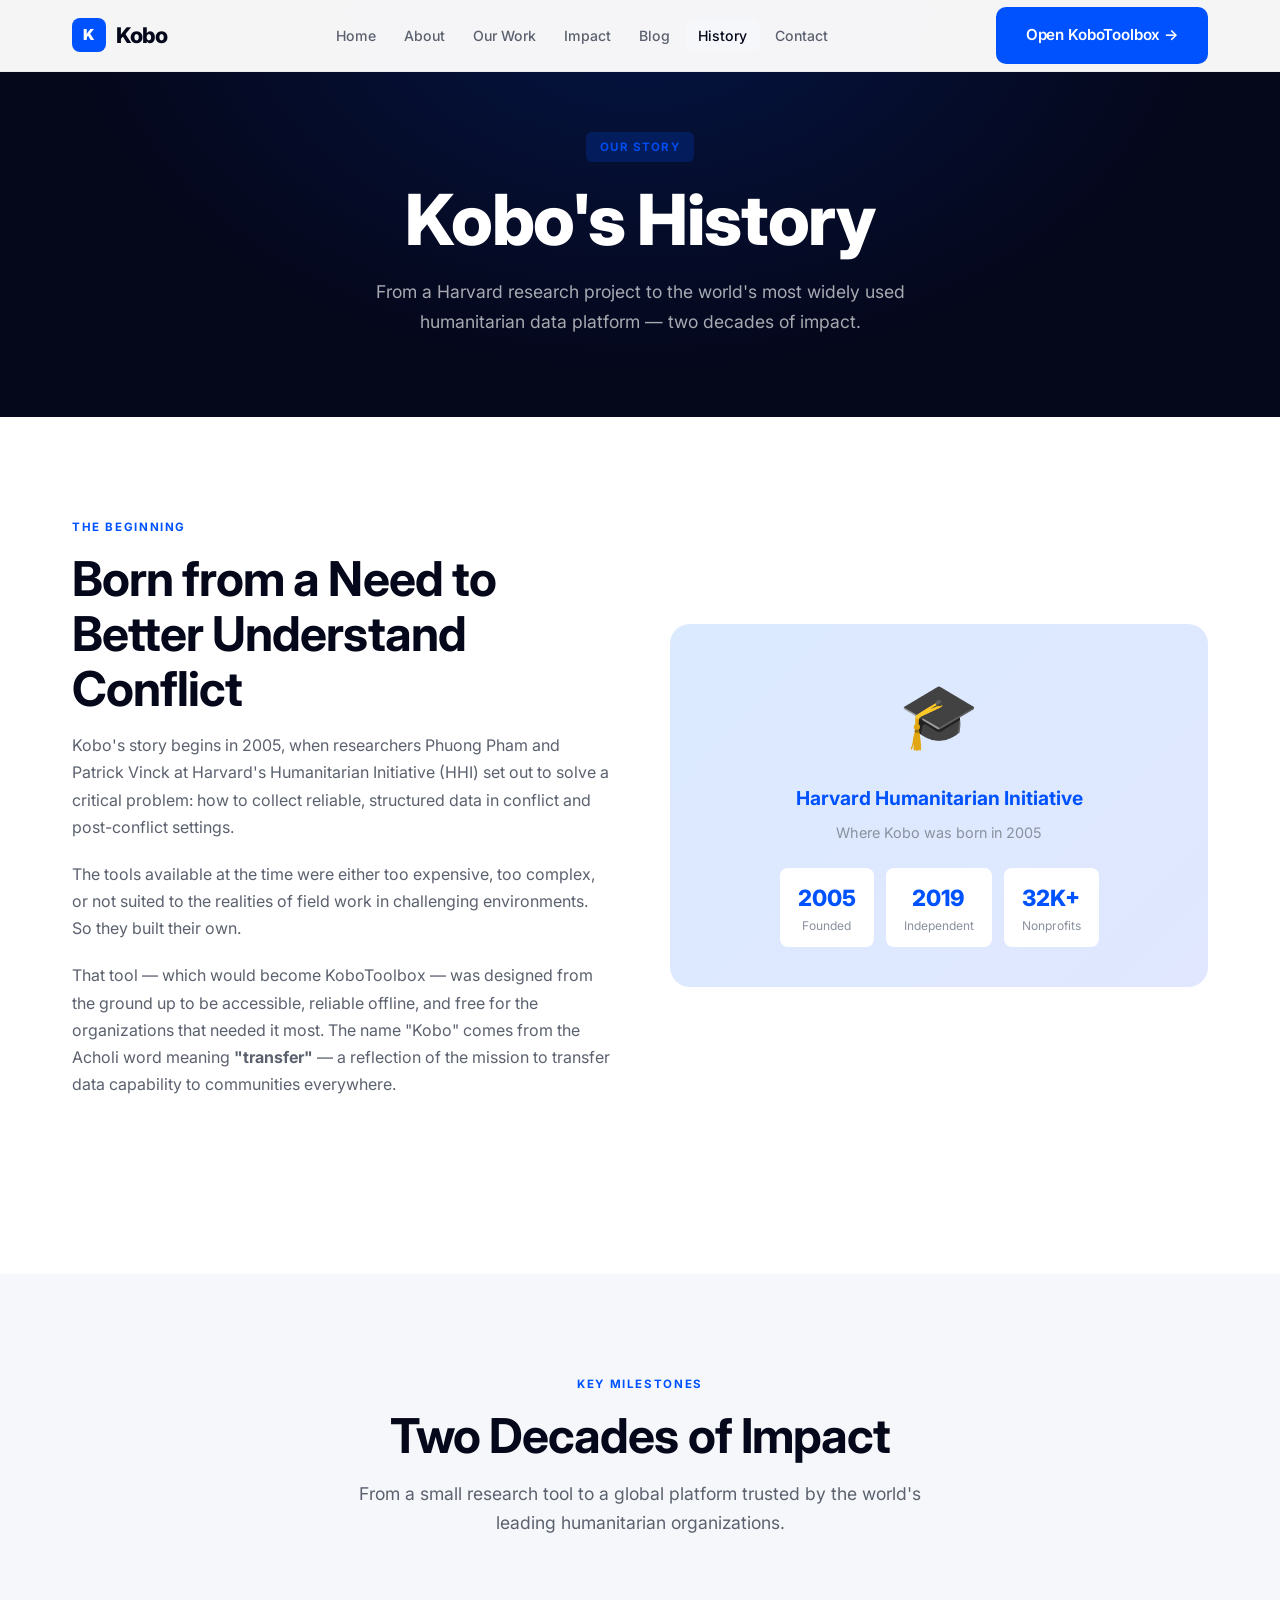
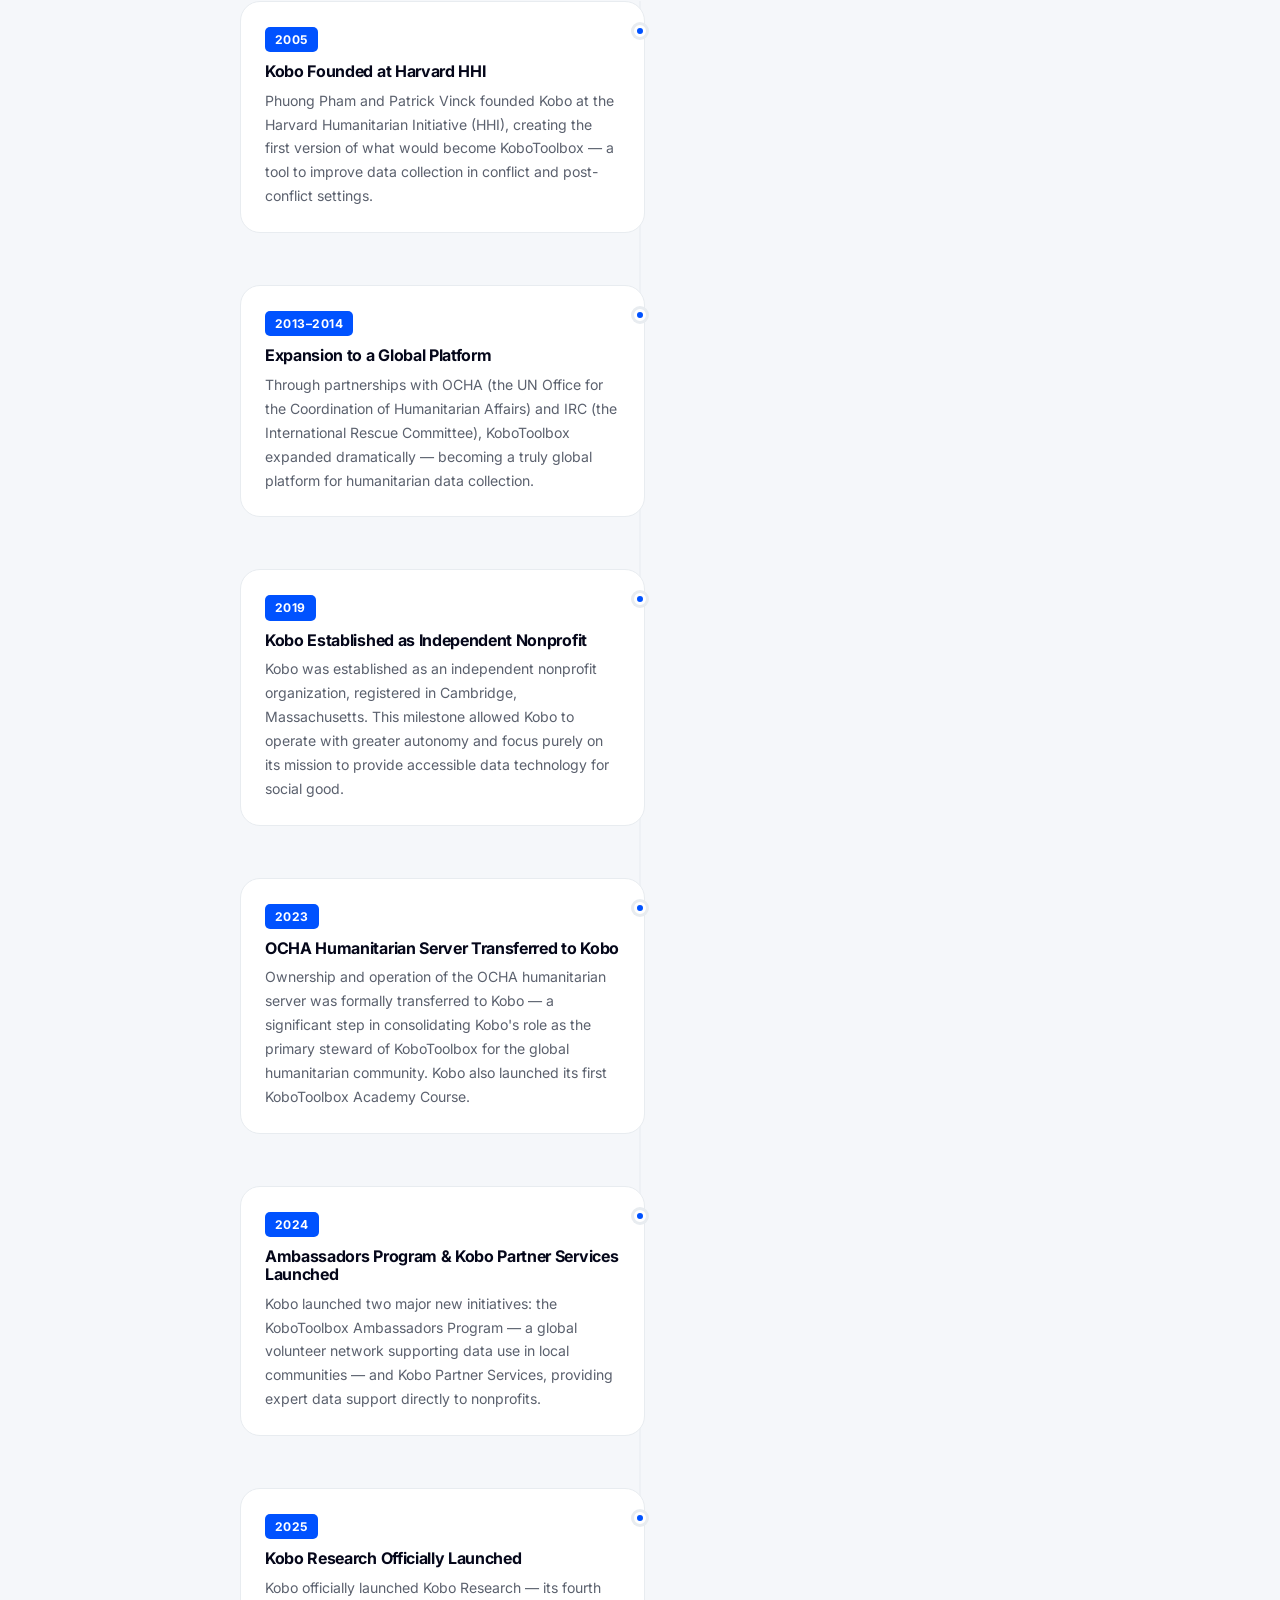
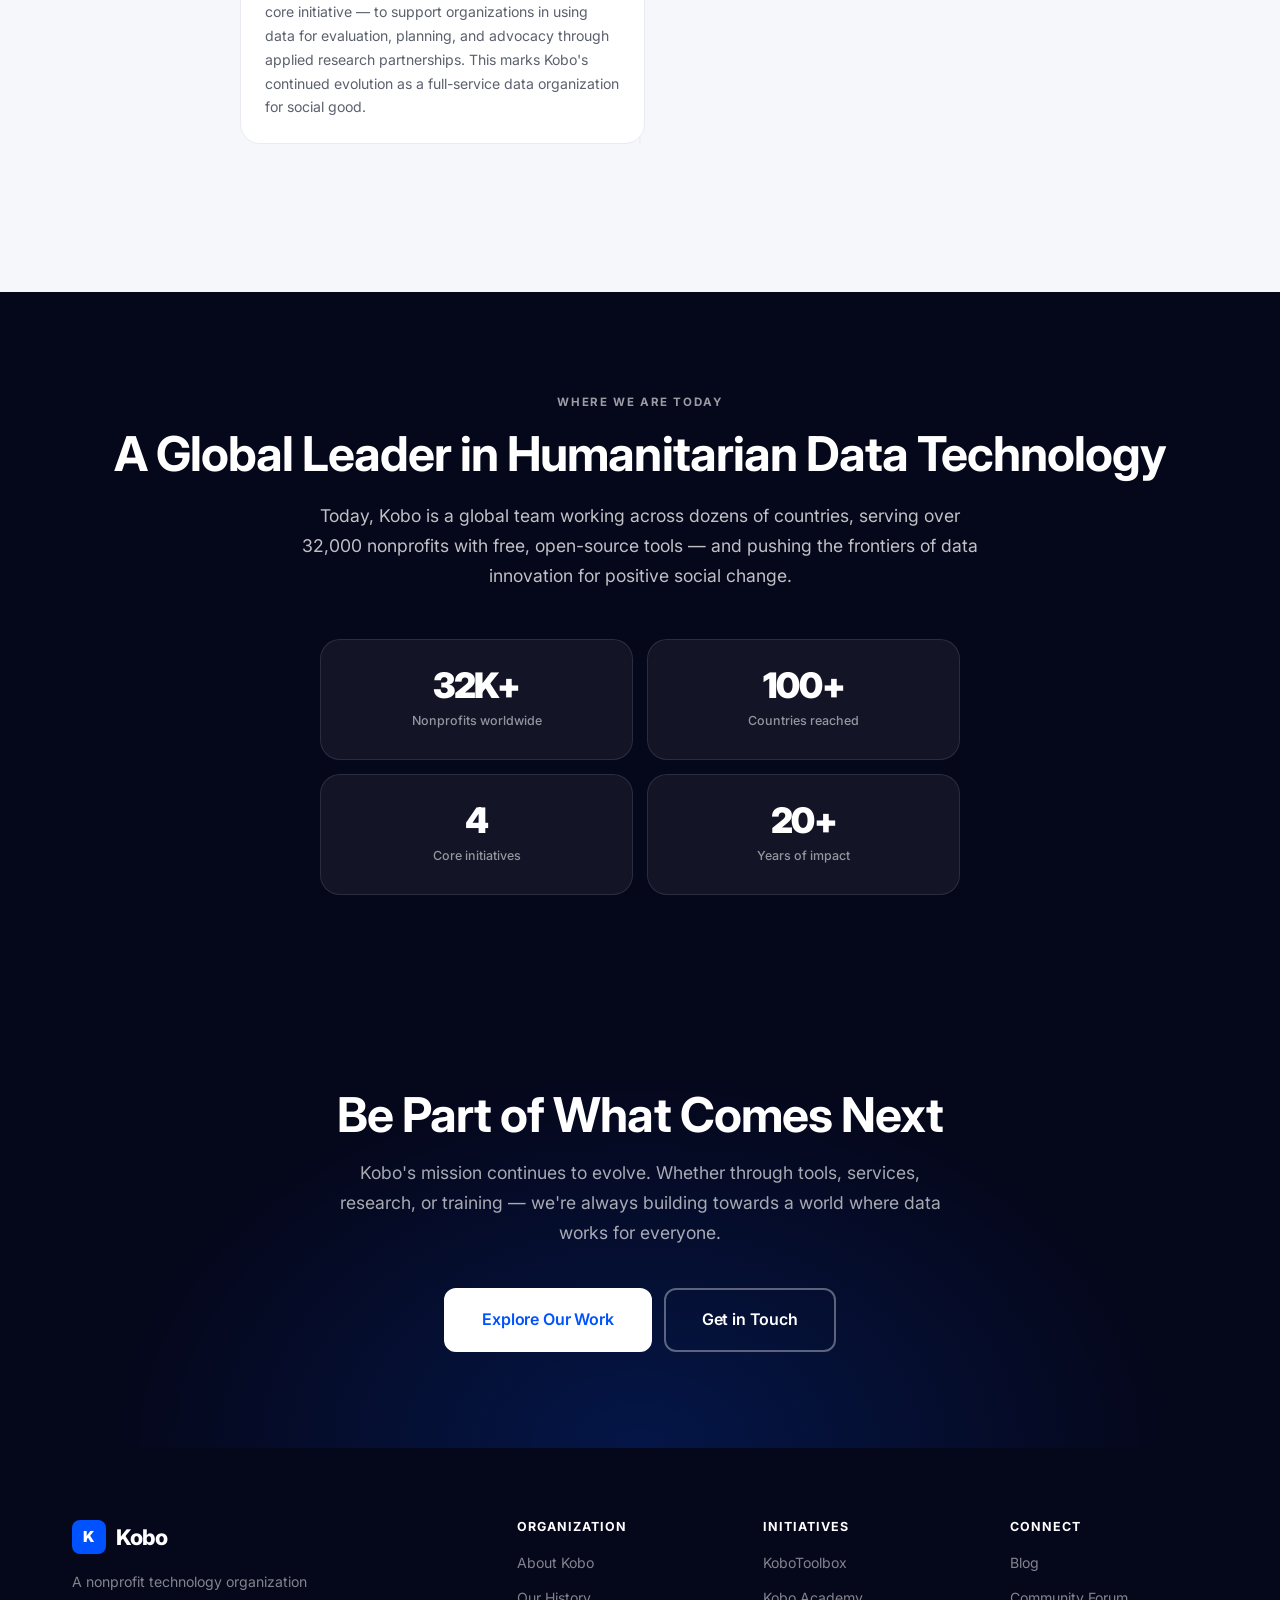
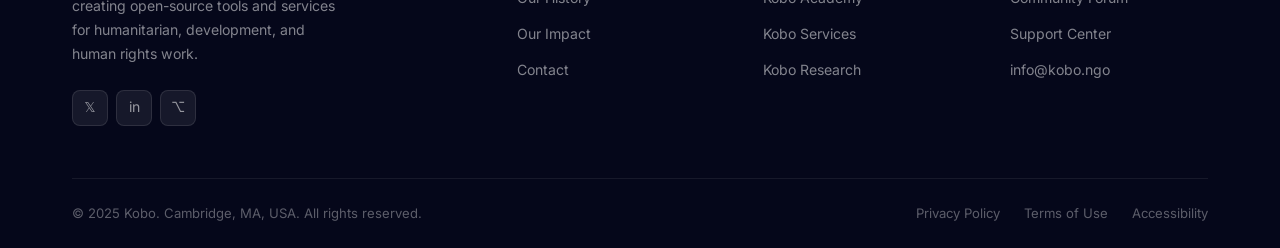
<file: history.html>
<!DOCTYPE html>
<html lang="en">
<head>
  <meta charset="UTF-8" />
  <meta name="viewport" content="width=device-width, initial-scale=1.0" />
  <title>Our History | Kobo — Data Technology for Social Good</title>
  <meta name="description" content="Explore Kobo's journey from a Harvard research project in 2005 to the world's most widely used humanitarian data platform." />
  <link rel="preconnect" href="https://fonts.googleapis.com" />
  <link href="https://fonts.googleapis.com/css2?family=Inter:wght@400;500;600;700;800;900&display=swap" rel="stylesheet" />
  <link rel="stylesheet" href="styles.css" />
</head>
<body>

  <!-- ===== NAVIGATION ===== -->
  <nav class="nav" id="nav">
    <div class="container nav-inner">
      <a href="index.html" class="nav-logo">
        <div class="nav-logo-icon">K</div>
        Kobo
      </a>
      <ul class="nav-links">
        <li><a href="index.html">Home</a></li>
        <li><a href="about.html">About</a></li>
        <li><a href="our-work.html">Our Work</a></li>
        <li><a href="impact.html">Impact</a></li>
        <li><a href="blog.html">Blog</a></li>
        <li><a href="history.html" class="active">History</a></li>
        <li><a href="contact.html">Contact</a></li>
      </ul>
      <div class="nav-cta">
        <a href="https://www.kobotoolbox.org" target="_blank" class="btn btn-primary">Open KoboToolbox →</a>
      </div>
      <button class="nav-hamburger" id="hamburger" aria-label="Toggle navigation">
        <span></span><span></span><span></span>
      </button>
    </div>
  </nav>
  <div class="nav-mobile" id="mobileNav">
    <ul>
      <li><a href="index.html">Home</a></li>
      <li><a href="about.html">About</a></li>
      <li><a href="our-work.html">Our Work</a></li>
      <li><a href="impact.html">Impact</a></li>
      <li><a href="blog.html">Blog</a></li>
      <li><a href="history.html">History</a></li>
      <li><a href="contact.html">Contact</a></li>
    </ul>
    <a href="https://www.kobotoolbox.org" target="_blank" class="btn btn-primary">Open KoboToolbox</a>
  </div>

  <!-- ===== PAGE HERO ===== -->
  <section class="page-hero">
    <div class="page-hero-bg"></div>
    <div class="container page-hero-inner">
      <span class="page-hero-label">Our Story</span>
      <h1>Kobo's History</h1>
      <p>From a Harvard research project to the world's most widely used humanitarian data platform — two decades of impact.</p>
    </div>
  </section>

  <!-- ===== ORIGIN ===== -->
  <section class="section">
    <div class="container">
      <div style="display: grid; grid-template-columns: 1fr 1fr; gap: 60px; align-items: center; margin-bottom: 80px;">
        <div>
          <span class="section-label">The Beginning</span>
          <h2 class="section-heading">Born from a Need to Better Understand Conflict</h2>
          <p style="margin-bottom: 20px;">
            Kobo's story begins in 2005, when researchers Phuong Pham and Patrick Vinck at Harvard's Humanitarian Initiative (HHI) set out to solve a critical problem: how to collect reliable, structured data in conflict and post-conflict settings.
          </p>
          <p style="margin-bottom: 20px;">
            The tools available at the time were either too expensive, too complex, or not suited to the realities of field work in challenging environments. So they built their own.
          </p>
          <p>
            That tool — which would become KoboToolbox — was designed from the ground up to be accessible, reliable offline, and free for the organizations that needed it most. The name "Kobo" comes from the Acholi word meaning <strong>"transfer"</strong> — a reflection of the mission to transfer data capability to communities everywhere.
          </p>
        </div>
        <div style="background: linear-gradient(135deg, #dbeafe, #e0e7ff); border-radius: 20px; padding: 40px; text-align: center;">
          <div style="font-size: 4rem; margin-bottom: 16px;">🎓</div>
          <div style="font-size: 1.2rem; font-weight: 700; color: var(--primary); margin-bottom: 8px;">Harvard Humanitarian Initiative</div>
          <div style="font-size: 0.9rem; color: var(--text-light); margin-bottom: 24px;">Where Kobo was born in 2005</div>
          <div style="display: flex; gap: 12px; justify-content: center;">
            <div style="background: #fff; border-radius: 8px; padding: 12px 18px; text-align: center;">
              <div style="font-size: 1.4rem; font-weight: 800; color: var(--primary);">2005</div>
              <div style="font-size: 0.75rem; color: var(--text-light);">Founded</div>
            </div>
            <div style="background: #fff; border-radius: 8px; padding: 12px 18px; text-align: center;">
              <div style="font-size: 1.4rem; font-weight: 800; color: var(--primary);">2019</div>
              <div style="font-size: 0.75rem; color: var(--text-light);">Independent</div>
            </div>
            <div style="background: #fff; border-radius: 8px; padding: 12px 18px; text-align: center;">
              <div style="font-size: 1.4rem; font-weight: 800; color: var(--primary);">32K+</div>
              <div style="font-size: 0.75rem; color: var(--text-light);">Nonprofits</div>
            </div>
          </div>
        </div>
      </div>
    </div>
  </section>

  <!-- ===== TIMELINE ===== -->
  <section class="section section--bg">
    <div class="container">
      <div class="text-center" style="margin-bottom: 64px;">
        <span class="section-label">Key Milestones</span>
        <h2 class="section-heading">Two Decades of Impact</h2>
        <p class="section-subheading">
          From a small research tool to a global platform trusted by the world's leading humanitarian organizations.
        </p>
      </div>
      <div class="timeline">

        <div class="timeline-item">
          <div class="timeline-content reveal">
            <span class="timeline-year">2005</span>
            <h3 class="timeline-title">Kobo Founded at Harvard HHI</h3>
            <p class="timeline-body">
              Phuong Pham and Patrick Vinck founded Kobo at the Harvard Humanitarian Initiative (HHI), creating the first version of what would become KoboToolbox — a tool to improve data collection in conflict and post-conflict settings.
            </p>
          </div>
          <div class="timeline-dot"></div>
          <div class="timeline-spacer"></div>
        </div>

        <div class="timeline-item">
          <div class="timeline-spacer"></div>
          <div class="timeline-dot"></div>
          <div class="timeline-content reveal">
            <span class="timeline-year">2013–2014</span>
            <h3 class="timeline-title">Expansion to a Global Platform</h3>
            <p class="timeline-body">
              Through partnerships with OCHA (the UN Office for the Coordination of Humanitarian Affairs) and IRC (the International Rescue Committee), KoboToolbox expanded dramatically — becoming a truly global platform for humanitarian data collection.
            </p>
          </div>
        </div>

        <div class="timeline-item">
          <div class="timeline-content reveal">
            <span class="timeline-year">2019</span>
            <h3 class="timeline-title">Kobo Established as Independent Nonprofit</h3>
            <p class="timeline-body">
              Kobo was established as an independent nonprofit organization, registered in Cambridge, Massachusetts. This milestone allowed Kobo to operate with greater autonomy and focus purely on its mission to provide accessible data technology for social good.
            </p>
          </div>
          <div class="timeline-dot"></div>
          <div class="timeline-spacer"></div>
        </div>

        <div class="timeline-item">
          <div class="timeline-spacer"></div>
          <div class="timeline-dot"></div>
          <div class="timeline-content reveal">
            <span class="timeline-year">2023</span>
            <h3 class="timeline-title">OCHA Humanitarian Server Transferred to Kobo</h3>
            <p class="timeline-body">
              Ownership and operation of the OCHA humanitarian server was formally transferred to Kobo — a significant step in consolidating Kobo's role as the primary steward of KoboToolbox for the global humanitarian community. Kobo also launched its first KoboToolbox Academy Course.
            </p>
          </div>
        </div>

        <div class="timeline-item">
          <div class="timeline-content reveal">
            <span class="timeline-year">2024</span>
            <h3 class="timeline-title">Ambassadors Program &amp; Kobo Partner Services Launched</h3>
            <p class="timeline-body">
              Kobo launched two major new initiatives: the KoboToolbox Ambassadors Program — a global volunteer network supporting data use in local communities — and Kobo Partner Services, providing expert data support directly to nonprofits.
            </p>
          </div>
          <div class="timeline-dot"></div>
          <div class="timeline-spacer"></div>
        </div>

        <div class="timeline-item">
          <div class="timeline-spacer"></div>
          <div class="timeline-dot"></div>
          <div class="timeline-content reveal">
            <span class="timeline-year">2025</span>
            <h3 class="timeline-title">Kobo Research Officially Launched</h3>
            <p class="timeline-body">
              Kobo officially launched Kobo Research — its fourth core initiative — to support organizations in using data for evaluation, planning, and advocacy through applied research partnerships. This marks Kobo's continued evolution as a full-service data organization for social good.
            </p>
          </div>
        </div>

      </div>
    </div>
  </section>

  <!-- ===== TODAY ===== -->
  <section class="section section--dark">
    <div class="container text-center">
      <span class="section-label" style="color:rgba(255,255,255,0.6);">Where We Are Today</span>
      <h2 style="color:#fff; margin-bottom: 20px;">A Global Leader in Humanitarian Data Technology</h2>
      <p style="color:rgba(255,255,255,0.75); font-size:1.1rem; max-width:680px; margin: 0 auto 48px;">
        Today, Kobo is a global team working across dozens of countries, serving over 32,000 nonprofits with free, open-source tools — and pushing the frontiers of data innovation for positive social change.
      </p>
      <div class="mission-visual" style="max-width: 640px; margin: 0 auto;">
        <div class="mission-box">
          <div class="mission-box-number">32K+</div>
          <div class="mission-box-label">Nonprofits worldwide</div>
        </div>
        <div class="mission-box">
          <div class="mission-box-number">100+</div>
          <div class="mission-box-label">Countries reached</div>
        </div>
        <div class="mission-box">
          <div class="mission-box-number">4</div>
          <div class="mission-box-label">Core initiatives</div>
        </div>
        <div class="mission-box">
          <div class="mission-box-number">20+</div>
          <div class="mission-box-label">Years of impact</div>
        </div>
      </div>
    </div>
  </section>

  <!-- ===== CTA ===== -->
  <section class="cta-section">
    <div class="cta-section-bg"></div>
    <div class="container">
      <div class="cta-section-content">
        <h2>Be Part of What Comes Next</h2>
        <p>Kobo's mission continues to evolve. Whether through tools, services, research, or training — we're always building towards a world where data works for everyone.</p>
        <div class="cta-actions">
          <a href="our-work.html" class="btn btn-white btn-lg">Explore Our Work</a>
          <a href="contact.html" class="btn btn-outline-white btn-lg">Get in Touch</a>
        </div>
      </div>
    </div>
  </section>

  <!-- ===== FOOTER ===== -->
  <footer class="footer">
    <div class="container">
      <div class="footer-grid">
        <div class="footer-brand">
          <a href="index.html" class="nav-logo">
            <div class="nav-logo-icon">K</div>
            Kobo
          </a>
          <p>A nonprofit technology organization creating open-source tools and services for humanitarian, development, and human rights work.</p>
          <div class="footer-social">
            <a href="https://twitter.com/KoboToolbox" target="_blank" title="Twitter/X">𝕏</a>
            <a href="https://www.linkedin.com/company/kobotoolbox" target="_blank" title="LinkedIn">in</a>
            <a href="https://github.com/kobotoolbox" target="_blank" title="GitHub">⌥</a>
          </div>
        </div>
        <div class="footer-col">
          <h5>Organization</h5>
          <ul>
            <li><a href="about.html">About Kobo</a></li>
            <li><a href="history.html">Our History</a></li>
            <li><a href="impact.html">Our Impact</a></li>
            <li><a href="contact.html">Contact</a></li>
          </ul>
        </div>
        <div class="footer-col">
          <h5>Initiatives</h5>
          <ul>
            <li><a href="https://www.kobotoolbox.org" target="_blank">KoboToolbox</a></li>
            <li><a href="our-work.html#kobo-academy">Kobo Academy</a></li>
            <li><a href="our-work.html#kobo-services">Kobo Services</a></li>
            <li><a href="our-work.html#kobo-research">Kobo Research</a></li>
          </ul>
        </div>
        <div class="footer-col">
          <h5>Connect</h5>
          <ul>
            <li><a href="blog.html">Blog</a></li>
            <li><a href="https://community.kobotoolbox.org" target="_blank">Community Forum</a></li>
            <li><a href="https://support.kobotoolbox.org" target="_blank">Support Center</a></li>
            <li><a href="contact.html">info@kobo.ngo</a></li>
          </ul>
        </div>
      </div>
      <div class="footer-bottom">
        <span>© 2025 Kobo. Cambridge, MA, USA. All rights reserved.</span>
        <div class="footer-bottom-links">
          <a href="#">Privacy Policy</a>
          <a href="#">Terms of Use</a>
          <a href="#">Accessibility</a>
        </div>
      </div>
    </div>
  </footer>

  <script src="script.js"></script>
</body>
</html>
</file>
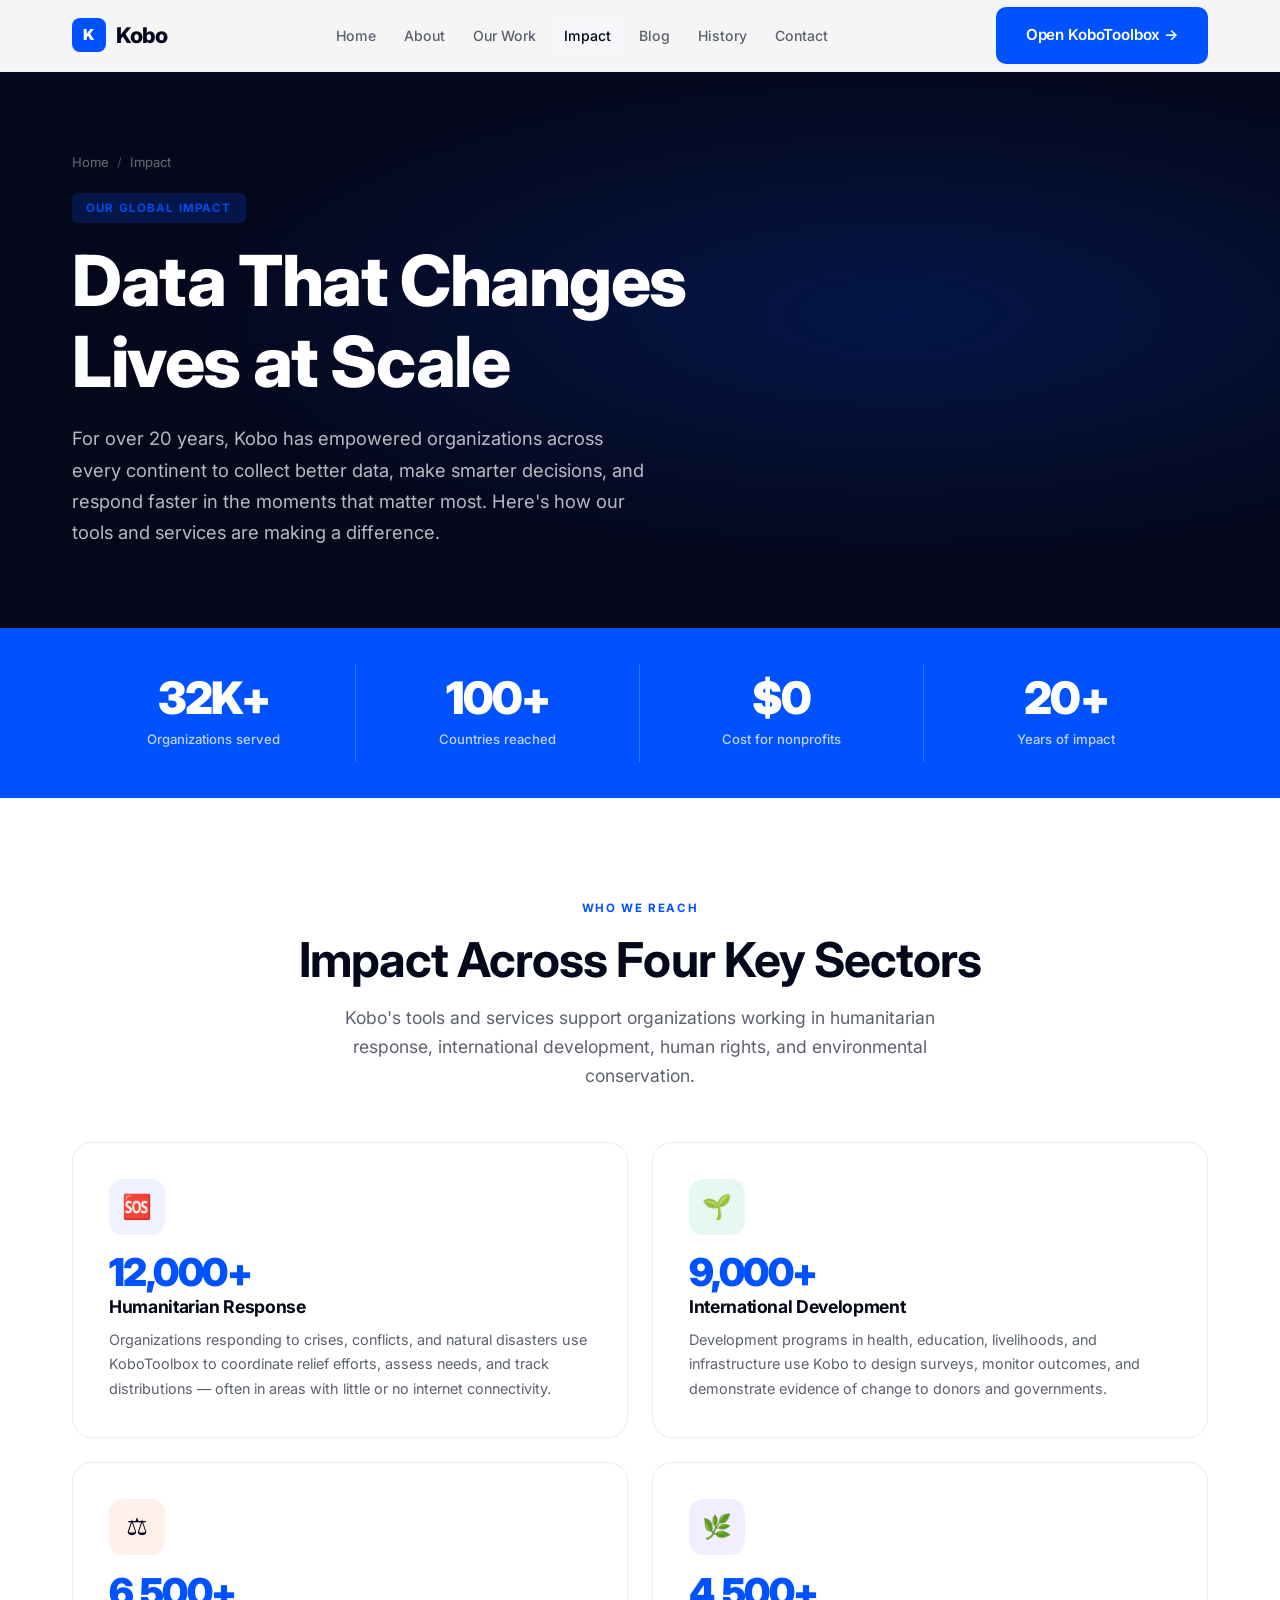
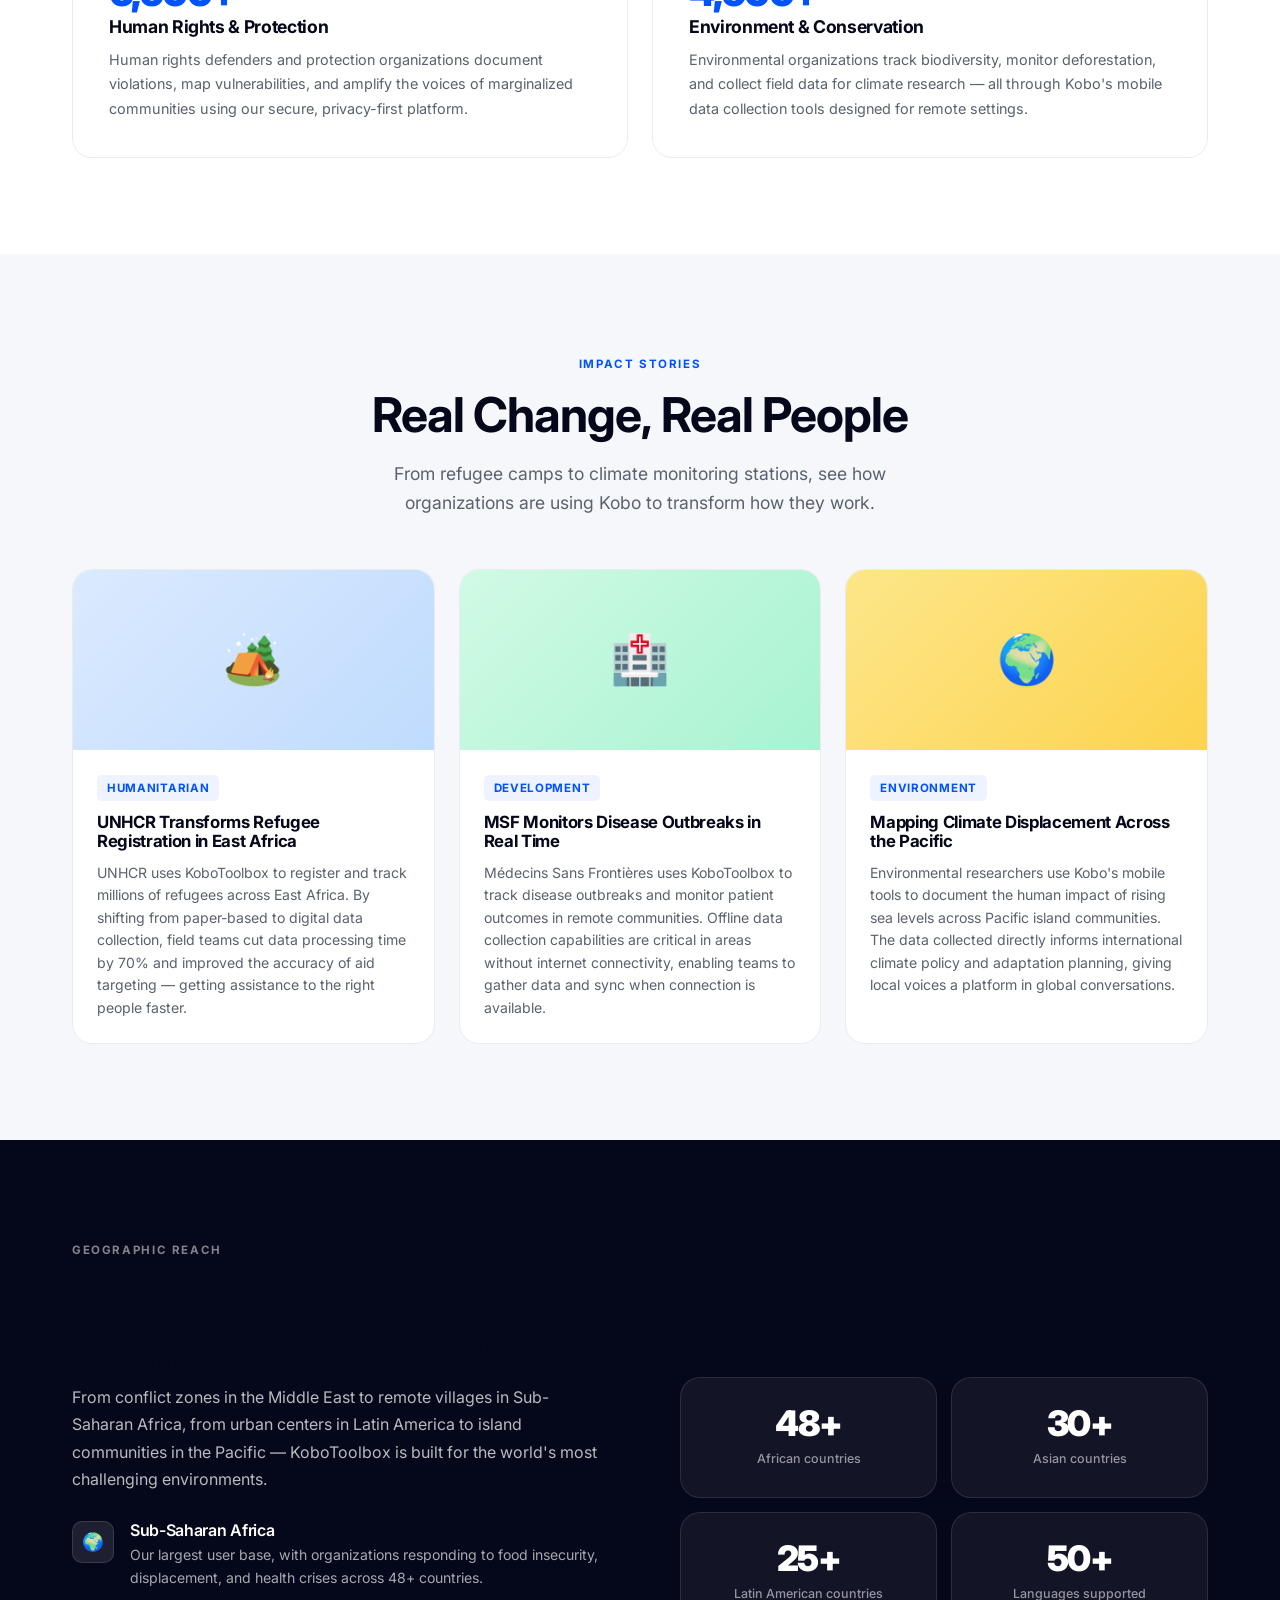
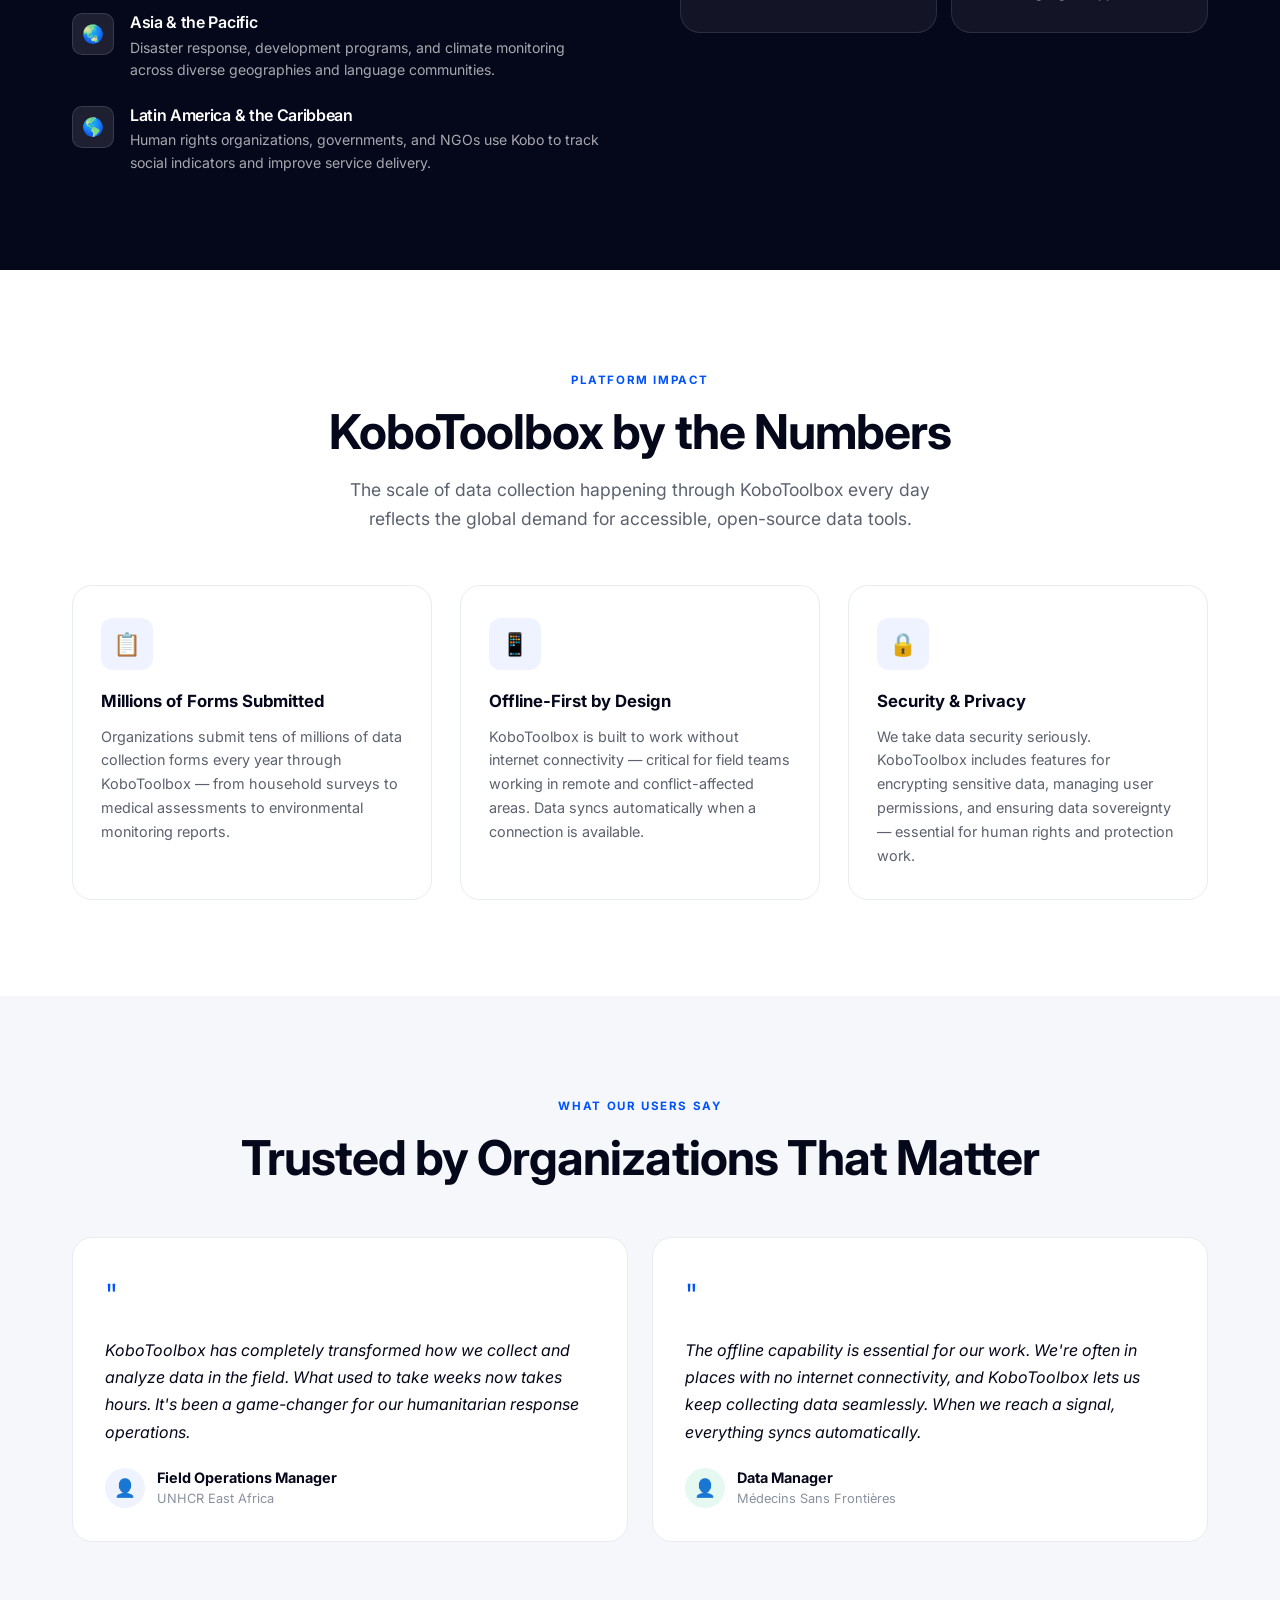
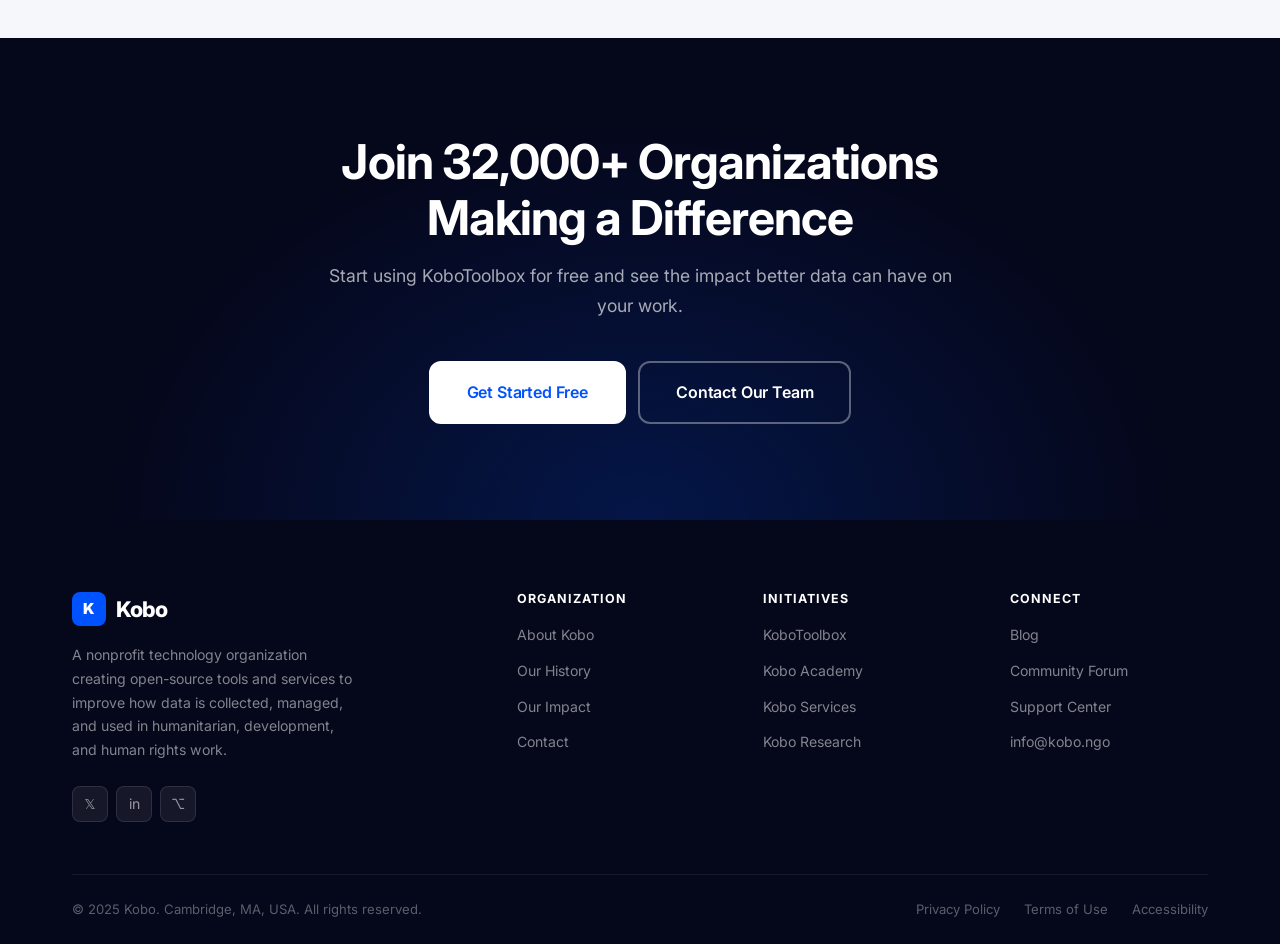
<file: impact.html>
<!DOCTYPE html>
<html lang="en">
<head>
  <meta charset="UTF-8" />
  <meta name="viewport" content="width=device-width, initial-scale=1.0" />
  <title>Impact — Kobo</title>
  <meta name="description" content="Discover the global impact of Kobo's data tools across humanitarian response, development, human rights, and environmental work in 100+ countries." />
  <link rel="preconnect" href="https://fonts.googleapis.com" />
  <link href="https://fonts.googleapis.com/css2?family=Inter:wght@400;500;600;700;800;900&display=swap" rel="stylesheet" />
  <link rel="stylesheet" href="styles.css" />
</head>
<body>

  <!-- ===== NAVIGATION ===== -->
  <nav class="nav" id="nav">
    <div class="container nav-inner">
      <a href="index.html" class="nav-logo">
        <div class="nav-logo-icon">K</div>
        Kobo
      </a>
      <ul class="nav-links">
        <li><a href="index.html">Home</a></li>
        <li><a href="about.html">About</a></li>
        <li><a href="our-work.html">Our Work</a></li>
        <li><a href="impact.html" class="active">Impact</a></li>
        <li><a href="blog.html">Blog</a></li>
        <li><a href="history.html">History</a></li>
        <li><a href="contact.html">Contact</a></li>
      </ul>
      <div class="nav-cta">
        <a href="https://www.kobotoolbox.org" target="_blank" class="btn btn-primary">Open KoboToolbox →</a>
      </div>
      <button class="nav-hamburger" id="hamburger" aria-label="Toggle navigation">
        <span></span><span></span><span></span>
      </button>
    </div>
  </nav>

  <div class="nav-mobile" id="mobileNav">
    <ul>
      <li><a href="index.html">Home</a></li>
      <li><a href="about.html">About</a></li>
      <li><a href="our-work.html">Our Work</a></li>
      <li><a href="impact.html">Impact</a></li>
      <li><a href="blog.html">Blog</a></li>
      <li><a href="history.html">History</a></li>
      <li><a href="contact.html">Contact</a></li>
    </ul>
    <a href="https://www.kobotoolbox.org" target="_blank" class="btn btn-primary">Open KoboToolbox</a>
  </div>

  <!-- ===== IMPACT HERO ===== -->
  <section class="impact-hero">
    <div class="impact-hero-bg"></div>
    <div class="container">
      <div class="impact-hero-content">
        <div class="breadcrumb">
          <a href="index.html">Home</a>
          <span class="breadcrumb-sep">/</span>
          <span>Impact</span>
        </div>
        <span class="page-hero-label">Our Global Impact</span>
        <h1 class="fade-in-up">Data That Changes<br />Lives at Scale</h1>
        <p class="fade-in-up delay-1">
          For over 20 years, Kobo has empowered organizations across every continent to collect better data, make smarter decisions, and respond faster in the moments that matter most. Here's how our tools and services are making a difference.
        </p>
      </div>
    </div>
  </section>

  <!-- ===== KEY METRICS BAR ===== -->
  <div class="impact-metrics-bar">
    <div class="container">
      <div class="impact-metrics-grid">
        <div class="impact-metric">
          <div class="impact-metric-number">32K+</div>
          <div class="impact-metric-label">Organizations served</div>
        </div>
        <div class="impact-metric">
          <div class="impact-metric-number">100+</div>
          <div class="impact-metric-label">Countries reached</div>
        </div>
        <div class="impact-metric">
          <div class="impact-metric-number">$0</div>
          <div class="impact-metric-label">Cost for nonprofits</div>
        </div>
        <div class="impact-metric">
          <div class="impact-metric-number">20+</div>
          <div class="impact-metric-label">Years of impact</div>
        </div>
      </div>
    </div>
  </div>

  <!-- ===== WHO WE REACH ===== -->
  <section class="section">
    <div class="container">
      <div class="text-center" style="margin-bottom: 52px;">
        <span class="section-label">Who We Reach</span>
        <h2 class="section-heading">Impact Across Four Key Sectors</h2>
        <p class="section-subheading">
          Kobo's tools and services support organizations working in humanitarian response, international development, human rights, and environmental conservation.
        </p>
      </div>
      <div class="impact-sectors-grid">
        <div class="impact-sector reveal">
          <div class="impact-sector-icon" style="background: var(--blue-bg);">🆘</div>
          <div class="impact-sector-stat">12,000+</div>
          <h3>Humanitarian Response</h3>
          <p>Organizations responding to crises, conflicts, and natural disasters use KoboToolbox to coordinate relief efforts, assess needs, and track distributions — often in areas with little or no internet connectivity.</p>
        </div>
        <div class="impact-sector reveal">
          <div class="impact-sector-icon" style="background: var(--green-bg);">🌱</div>
          <div class="impact-sector-stat">9,000+</div>
          <h3>International Development</h3>
          <p>Development programs in health, education, livelihoods, and infrastructure use Kobo to design surveys, monitor outcomes, and demonstrate evidence of change to donors and governments.</p>
        </div>
        <div class="impact-sector reveal">
          <div class="impact-sector-icon" style="background: var(--orange-bg);">⚖️</div>
          <div class="impact-sector-stat">6,500+</div>
          <h3>Human Rights &amp; Protection</h3>
          <p>Human rights defenders and protection organizations document violations, map vulnerabilities, and amplify the voices of marginalized communities using our secure, privacy-first platform.</p>
        </div>
        <div class="impact-sector reveal">
          <div class="impact-sector-icon" style="background: var(--purple-bg);">🌿</div>
          <div class="impact-sector-stat">4,500+</div>
          <h3>Environment &amp; Conservation</h3>
          <p>Environmental organizations track biodiversity, monitor deforestation, and collect field data for climate research — all through Kobo's mobile data collection tools designed for remote settings.</p>
        </div>
      </div>
    </div>
  </section>

  <!-- ===== IMPACT STORIES ===== -->
  <section class="section section--bg">
    <div class="container">
      <div class="text-center" style="margin-bottom: 52px;">
        <span class="section-label">Impact Stories</span>
        <h2 class="section-heading">Real Change, Real People</h2>
        <p class="section-subheading">
          From refugee camps to climate monitoring stations, see how organizations are using Kobo to transform how they work.
        </p>
      </div>
      <div class="impact-stories-grid">
        <div class="impact-story-card reveal">
          <div class="impact-story-img impact-story-img-1">🏕️</div>
          <div class="impact-story-body">
            <span class="impact-story-tag">Humanitarian</span>
            <h3 class="impact-story-title">UNHCR Transforms Refugee Registration in East Africa</h3>
            <p>UNHCR uses KoboToolbox to register and track millions of refugees across East Africa. By shifting from paper-based to digital data collection, field teams cut data processing time by 70% and improved the accuracy of aid targeting — getting assistance to the right people faster.</p>
          </div>
        </div>
        <div class="impact-story-card reveal">
          <div class="impact-story-img impact-story-img-2">🏥</div>
          <div class="impact-story-body">
            <span class="impact-story-tag">Development</span>
            <h3 class="impact-story-title">MSF Monitors Disease Outbreaks in Real Time</h3>
            <p>Médecins Sans Frontières uses KoboToolbox to track disease outbreaks and monitor patient outcomes in remote communities. Offline data collection capabilities are critical in areas without internet connectivity, enabling teams to gather data and sync when connection is available.</p>
          </div>
        </div>
        <div class="impact-story-card reveal">
          <div class="impact-story-img impact-story-img-3">🌍</div>
          <div class="impact-story-body">
            <span class="impact-story-tag">Environment</span>
            <h3 class="impact-story-title">Mapping Climate Displacement Across the Pacific</h3>
            <p>Environmental researchers use Kobo's mobile tools to document the human impact of rising sea levels across Pacific island communities. The data collected directly informs international climate policy and adaptation planning, giving local voices a platform in global conversations.</p>
          </div>
        </div>
      </div>
    </div>
  </section>

  <!-- ===== GEOGRAPHIC REACH ===== -->
  <section class="section section--dark">
    <div class="container">
      <div class="mission-grid">
        <div>
          <span class="section-label">Geographic Reach</span>
          <h2>Deployed in Every Corner of the World</h2>
          <p>
            From conflict zones in the Middle East to remote villages in Sub-Saharan Africa, from urban centers in Latin America to island communities in the Pacific — KoboToolbox is built for the world's most challenging environments.
          </p>
          <div class="mission-values" style="margin-top: 28px;">
            <div class="mission-value">
              <div class="mission-value-icon">🌍</div>
              <div>
                <h4>Sub-Saharan Africa</h4>
                <p>Our largest user base, with organizations responding to food insecurity, displacement, and health crises across 48+ countries.</p>
              </div>
            </div>
            <div class="mission-value">
              <div class="mission-value-icon">🌏</div>
              <div>
                <h4>Asia &amp; the Pacific</h4>
                <p>Disaster response, development programs, and climate monitoring across diverse geographies and language communities.</p>
              </div>
            </div>
            <div class="mission-value">
              <div class="mission-value-icon">🌎</div>
              <div>
                <h4>Latin America &amp; the Caribbean</h4>
                <p>Human rights organizations, governments, and NGOs use Kobo to track social indicators and improve service delivery.</p>
              </div>
            </div>
          </div>
        </div>
        <div class="mission-visual">
          <div class="mission-box">
            <div class="mission-box-number">48+</div>
            <div class="mission-box-label">African countries</div>
          </div>
          <div class="mission-box">
            <div class="mission-box-number">30+</div>
            <div class="mission-box-label">Asian countries</div>
          </div>
          <div class="mission-box">
            <div class="mission-box-number">25+</div>
            <div class="mission-box-label">Latin American countries</div>
          </div>
          <div class="mission-box">
            <div class="mission-box-number">50+</div>
            <div class="mission-box-label">Languages supported</div>
          </div>
        </div>
      </div>
    </div>
  </section>

  <!-- ===== PLATFORM IMPACT ===== -->
  <section class="section">
    <div class="container">
      <div class="text-center" style="margin-bottom: 52px;">
        <span class="section-label">Platform Impact</span>
        <h2 class="section-heading">KoboToolbox by the Numbers</h2>
        <p class="section-subheading">
          The scale of data collection happening through KoboToolbox every day reflects the global demand for accessible, open-source data tools.
        </p>
      </div>
      <div class="feature-grid">
        <div class="feature-card reveal">
          <div class="feature-icon">📋</div>
          <div class="feature-title">Millions of Forms Submitted</div>
          <p class="feature-body">Organizations submit tens of millions of data collection forms every year through KoboToolbox — from household surveys to medical assessments to environmental monitoring reports.</p>
        </div>
        <div class="feature-card reveal">
          <div class="feature-icon">📱</div>
          <div class="feature-title">Offline-First by Design</div>
          <p class="feature-body">KoboToolbox is built to work without internet connectivity — critical for field teams working in remote and conflict-affected areas. Data syncs automatically when a connection is available.</p>
        </div>
        <div class="feature-card reveal">
          <div class="feature-icon">🔒</div>
          <div class="feature-title">Security &amp; Privacy</div>
          <p class="feature-body">We take data security seriously. KoboToolbox includes features for encrypting sensitive data, managing user permissions, and ensuring data sovereignty — essential for human rights and protection work.</p>
        </div>
      </div>
    </div>
  </section>

  <!-- ===== TESTIMONIALS ===== -->
  <section class="section section--bg">
    <div class="container">
      <div class="text-center" style="margin-bottom: 52px;">
        <span class="section-label">What Our Users Say</span>
        <h2 class="section-heading">Trusted by Organizations That Matter</h2>
      </div>
      <div class="initiatives-grid">
        <div class="initiative-card reveal" style="padding: 32px;">
          <div style="font-size: 2rem; margin-bottom: 16px; color: var(--blue);">"</div>
          <p style="font-size: 1rem; color: var(--dark); font-style: italic; line-height: 1.7; margin-bottom: 20px;">KoboToolbox has completely transformed how we collect and analyze data in the field. What used to take weeks now takes hours. It's been a game-changer for our humanitarian response operations.</p>
          <div style="display: flex; align-items: center; gap: 12px;">
            <div style="width: 40px; height: 40px; background: var(--blue-bg); border-radius: 50%; display: flex; align-items: center; justify-content: center; font-size: 1.1rem;">👤</div>
            <div>
              <div style="font-weight: 700; color: var(--dark); font-size: 0.9rem;">Field Operations Manager</div>
              <div style="font-size: 0.8rem; color: var(--gray-2);">UNHCR East Africa</div>
            </div>
          </div>
        </div>
        <div class="initiative-card reveal" style="padding: 32px;">
          <div style="font-size: 2rem; margin-bottom: 16px; color: var(--blue);">"</div>
          <p style="font-size: 1rem; color: var(--dark); font-style: italic; line-height: 1.7; margin-bottom: 20px;">The offline capability is essential for our work. We're often in places with no internet connectivity, and KoboToolbox lets us keep collecting data seamlessly. When we reach a signal, everything syncs automatically.</p>
          <div style="display: flex; align-items: center; gap: 12px;">
            <div style="width: 40px; height: 40px; background: var(--green-bg); border-radius: 50%; display: flex; align-items: center; justify-content: center; font-size: 1.1rem;">👤</div>
            <div>
              <div style="font-weight: 700; color: var(--dark); font-size: 0.9rem;">Data Manager</div>
              <div style="font-size: 0.8rem; color: var(--gray-2);">Médecins Sans Frontières</div>
            </div>
          </div>
        </div>
      </div>
    </div>
  </section>

  <!-- ===== CTA ===== -->
  <section class="cta-section">
    <div class="cta-section-bg"></div>
    <div class="container">
      <div class="cta-section-content">
        <h2>Join 32,000+ Organizations Making a Difference</h2>
        <p>Start using KoboToolbox for free and see the impact better data can have on your work.</p>
        <div class="cta-actions">
          <a href="https://www.kobotoolbox.org" target="_blank" class="btn btn-white btn-lg">Get Started Free</a>
          <a href="contact.html" class="btn btn-outline-white btn-lg">Contact Our Team</a>
        </div>
      </div>
    </div>
  </section>

  <!-- ===== FOOTER ===== -->
  <footer class="footer">
    <div class="container">
      <div class="footer-grid">
        <div class="footer-brand">
          <a href="index.html" class="nav-logo">
            <div class="nav-logo-icon">K</div>
            Kobo
          </a>
          <p>A nonprofit technology organization creating open-source tools and services to improve how data is collected, managed, and used in humanitarian, development, and human rights work.</p>
          <div class="footer-social">
            <a href="https://twitter.com/KoboToolbox" target="_blank" title="Twitter/X">𝕏</a>
            <a href="https://www.linkedin.com/company/kobotoolbox" target="_blank" title="LinkedIn">in</a>
            <a href="https://github.com/kobotoolbox" target="_blank" title="GitHub">⌥</a>
          </div>
        </div>
        <div class="footer-col">
          <h5>Organization</h5>
          <ul>
            <li><a href="about.html">About Kobo</a></li>
            <li><a href="history.html">Our History</a></li>
            <li><a href="impact.html">Our Impact</a></li>
            <li><a href="contact.html">Contact</a></li>
          </ul>
        </div>
        <div class="footer-col">
          <h5>Initiatives</h5>
          <ul>
            <li><a href="https://www.kobotoolbox.org" target="_blank">KoboToolbox</a></li>
            <li><a href="our-work.html#kobo-academy">Kobo Academy</a></li>
            <li><a href="our-work.html#kobo-services">Kobo Services</a></li>
            <li><a href="our-work.html#kobo-research">Kobo Research</a></li>
          </ul>
        </div>
        <div class="footer-col">
          <h5>Connect</h5>
          <ul>
            <li><a href="blog.html">Blog</a></li>
            <li><a href="https://community.kobotoolbox.org" target="_blank">Community Forum</a></li>
            <li><a href="https://support.kobotoolbox.org" target="_blank">Support Center</a></li>
            <li><a href="contact.html">info@kobo.ngo</a></li>
          </ul>
        </div>
      </div>
      <div class="footer-bottom">
        <span>© 2025 Kobo. Cambridge, MA, USA. All rights reserved.</span>
        <div class="footer-bottom-links">
          <a href="#">Privacy Policy</a>
          <a href="#">Terms of Use</a>
          <a href="#">Accessibility</a>
        </div>
      </div>
    </div>
  </footer>

  <script src="script.js"></script>
</body>
</html>
</file>
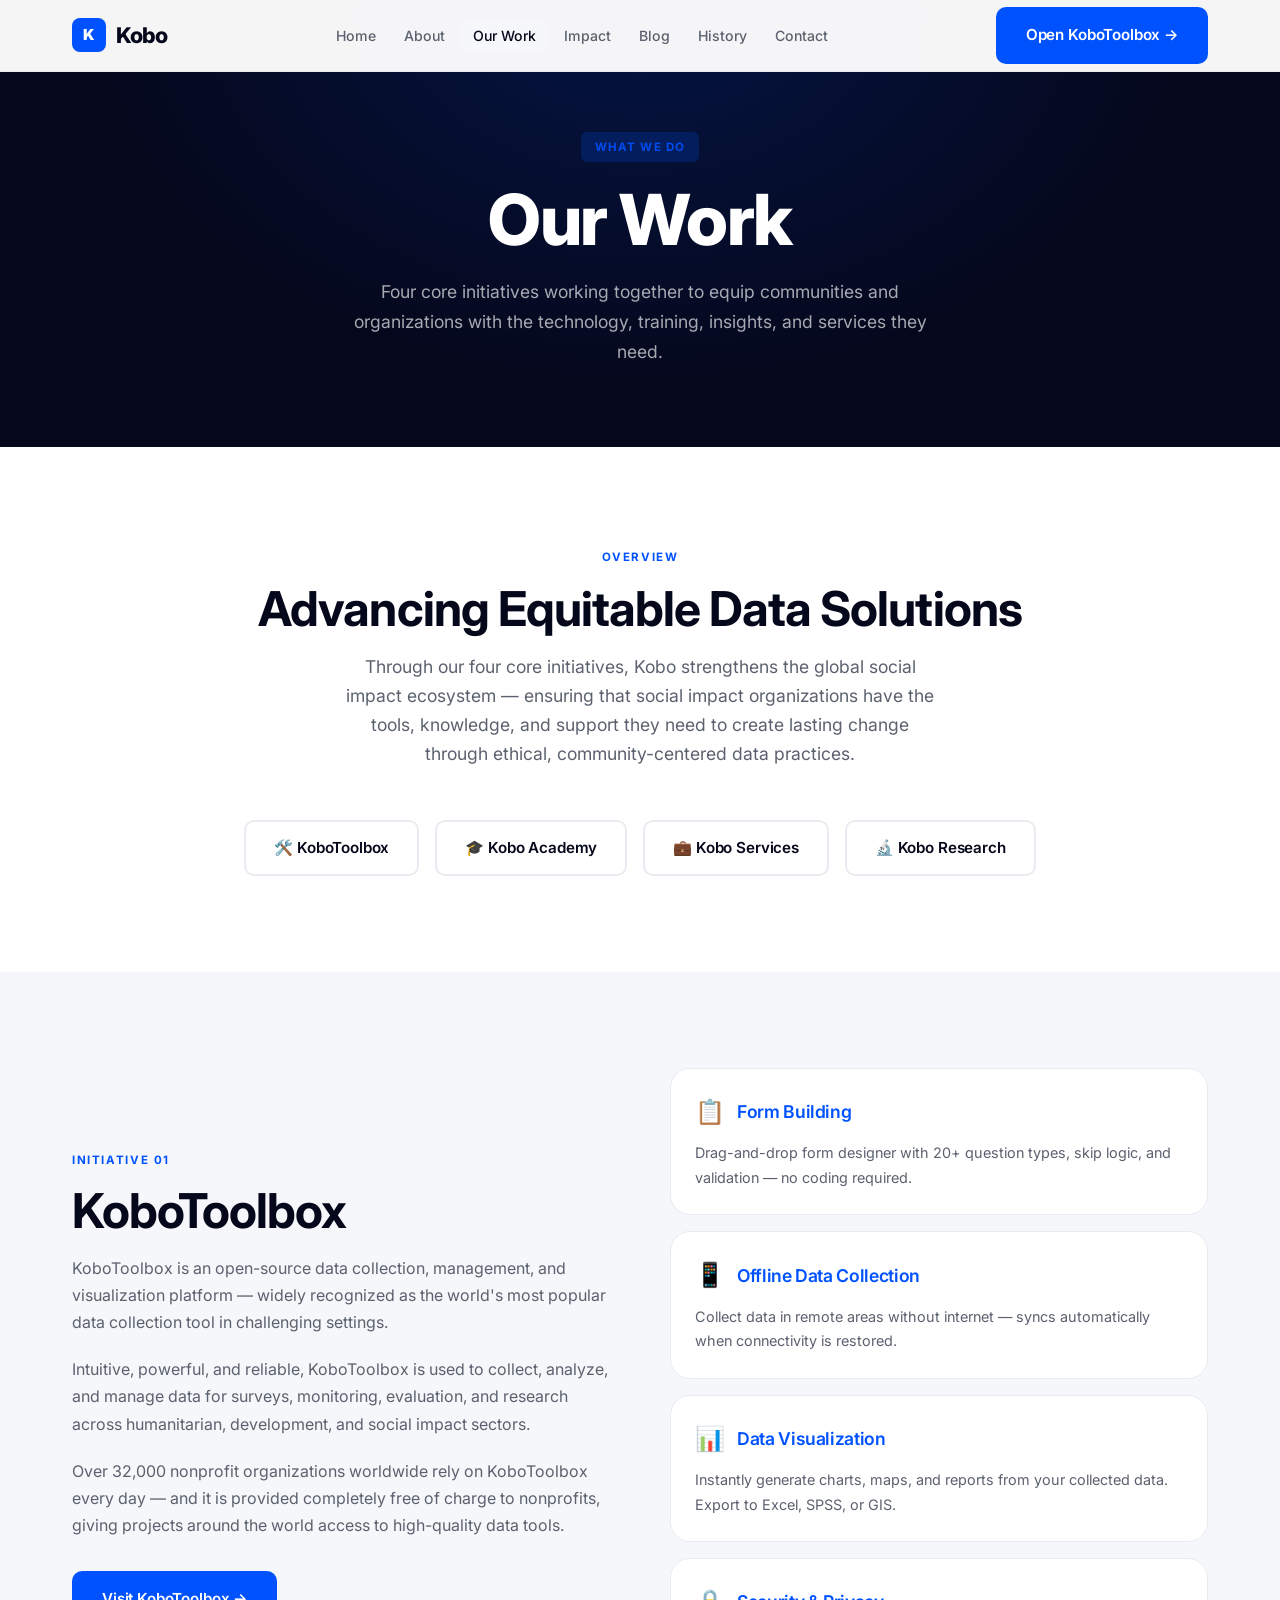
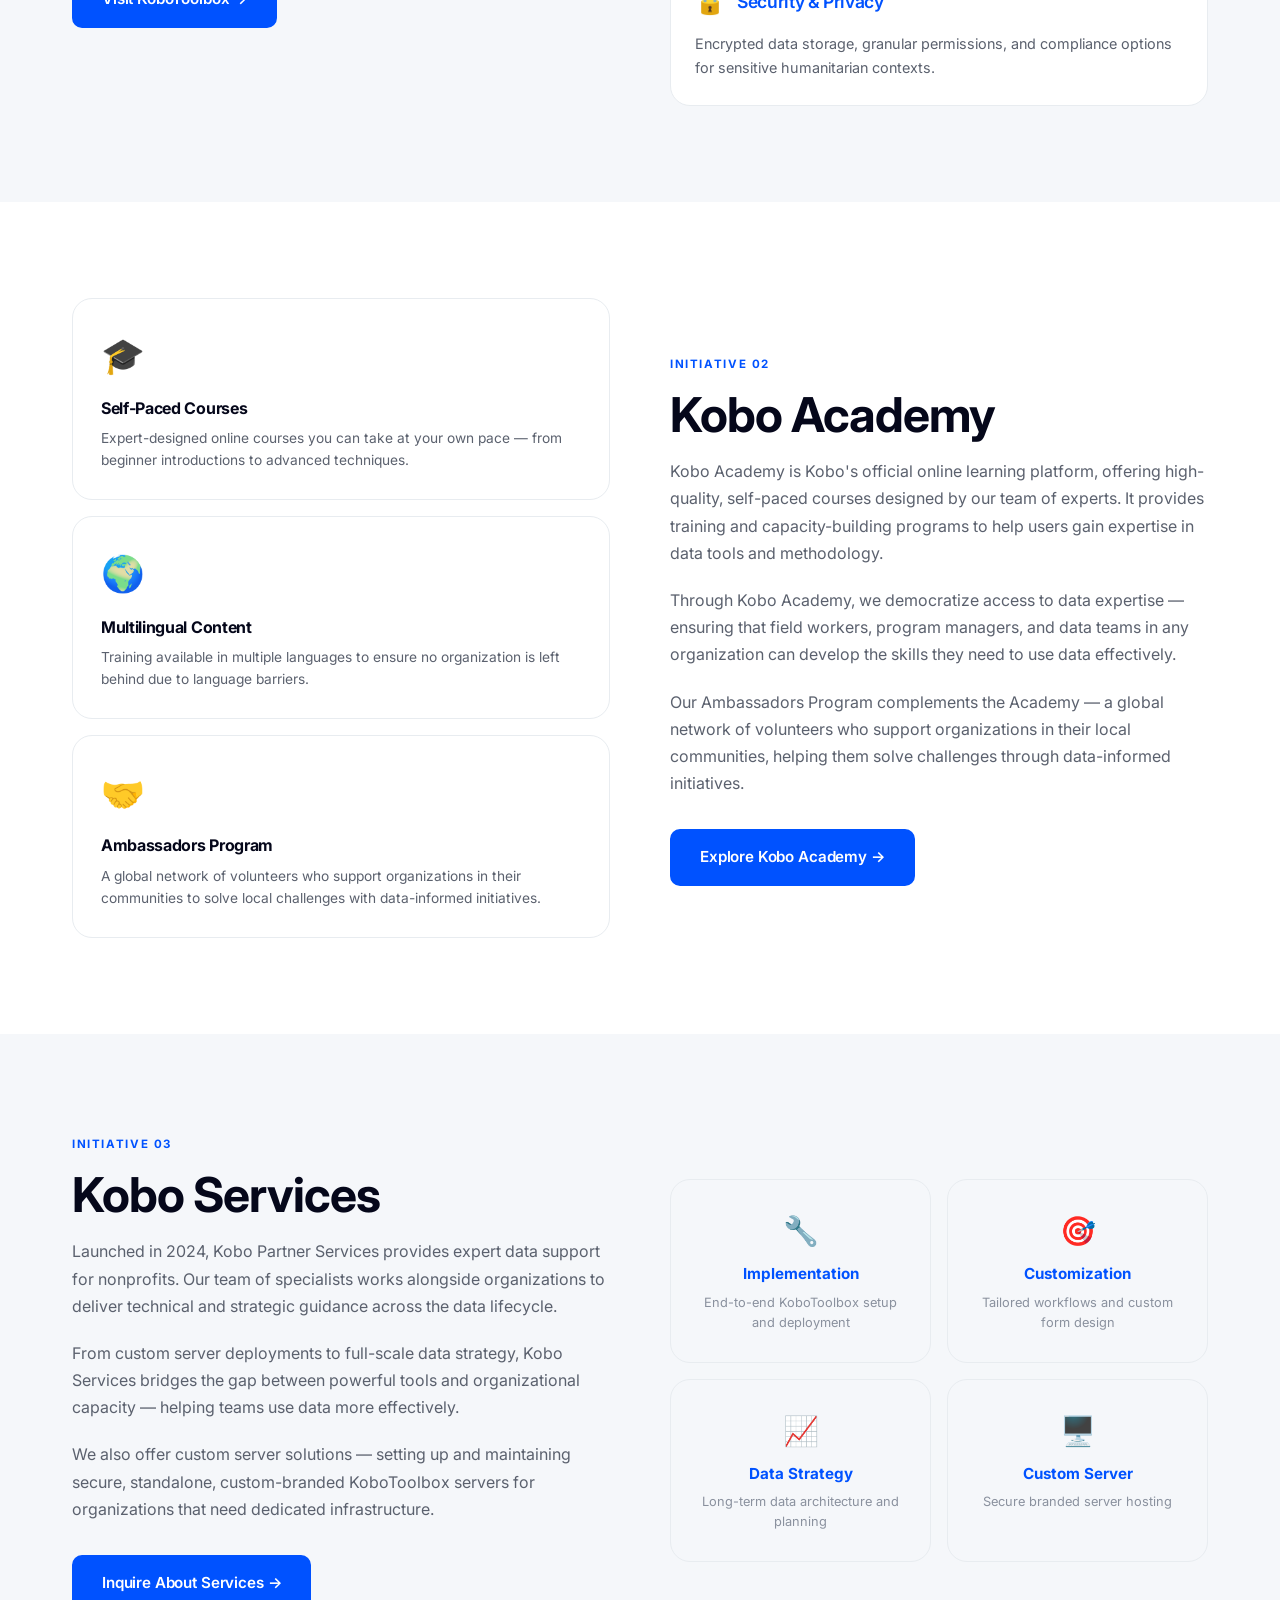
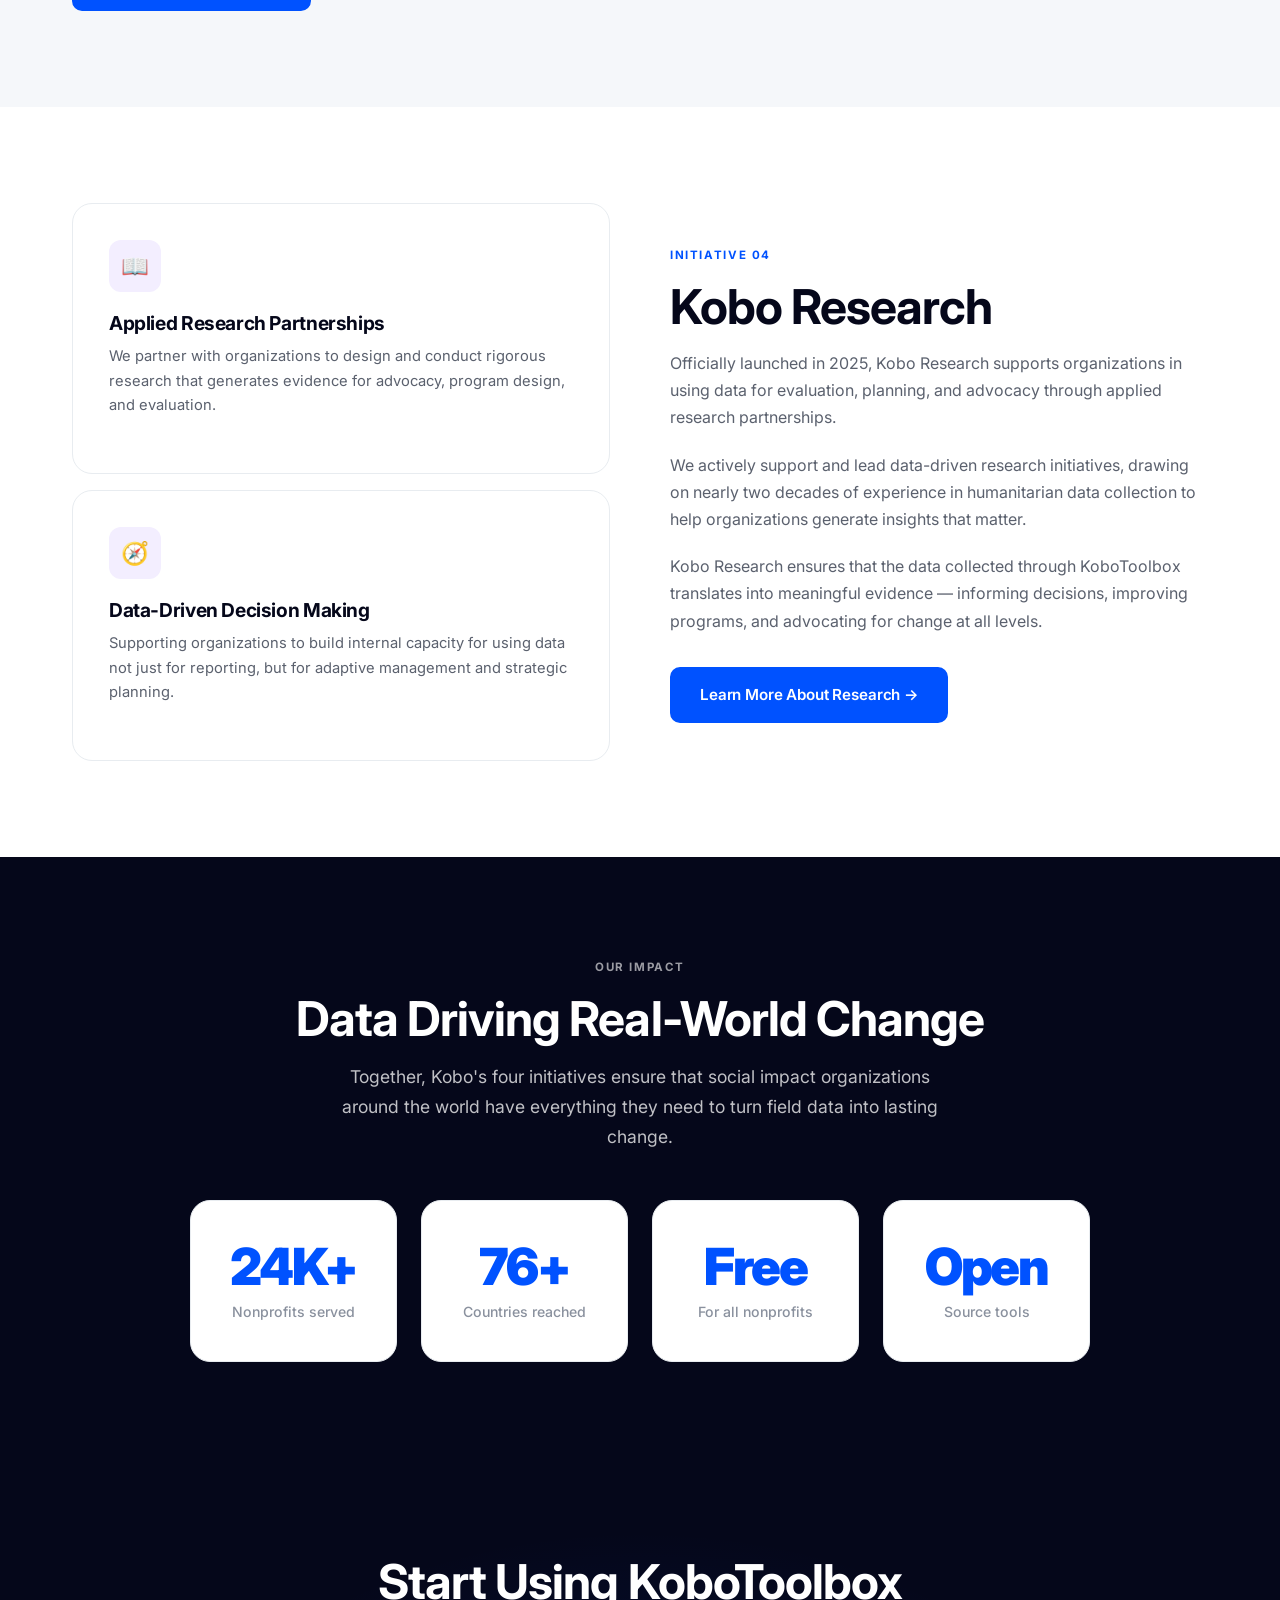
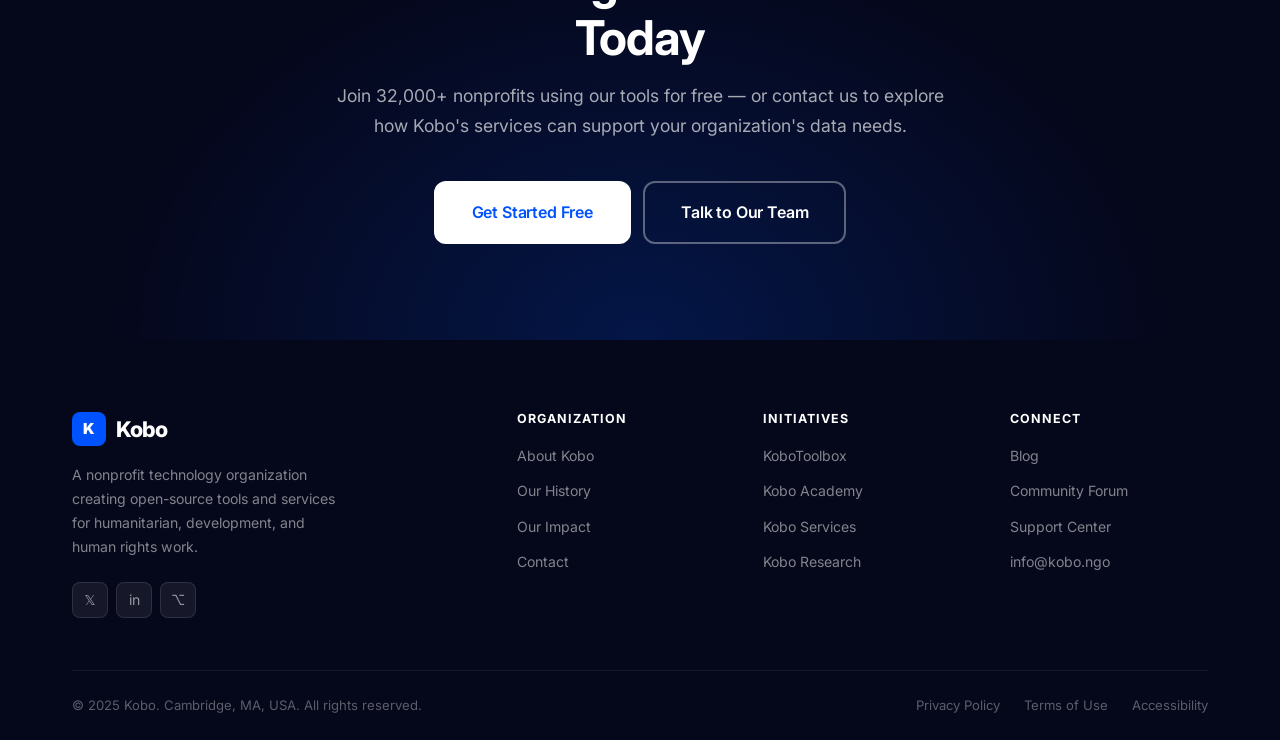
<file: our-work.html>
<!DOCTYPE html>
<html lang="en">
<head>
  <meta charset="UTF-8" />
  <meta name="viewport" content="width=device-width, initial-scale=1.0" />
  <title>Our Work | Kobo — Data Technology for Social Good</title>
  <meta name="description" content="Explore Kobo's four core initiatives: KoboToolbox, Kobo Academy, Kobo Services, and Kobo Research." />
  <link rel="preconnect" href="https://fonts.googleapis.com" />
  <link href="https://fonts.googleapis.com/css2?family=Inter:wght@400;500;600;700;800;900&display=swap" rel="stylesheet" />
  <link rel="stylesheet" href="styles.css" />
</head>
<body>

  <!-- ===== NAVIGATION ===== -->
  <nav class="nav" id="nav">
    <div class="container nav-inner">
      <a href="index.html" class="nav-logo">
        <div class="nav-logo-icon">K</div>
        Kobo
      </a>
      <ul class="nav-links">
        <li><a href="index.html">Home</a></li>
        <li><a href="about.html">About</a></li>
        <li><a href="our-work.html" class="active">Our Work</a></li>
        <li><a href="impact.html">Impact</a></li>
        <li><a href="blog.html">Blog</a></li>
        <li><a href="history.html">History</a></li>
        <li><a href="contact.html">Contact</a></li>
      </ul>
      <div class="nav-cta">
        <a href="https://www.kobotoolbox.org" target="_blank" class="btn btn-primary">Open KoboToolbox →</a>
      </div>
      <button class="nav-hamburger" id="hamburger" aria-label="Toggle navigation">
        <span></span><span></span><span></span>
      </button>
    </div>
  </nav>
  <div class="nav-mobile" id="mobileNav">
    <ul>
      <li><a href="index.html">Home</a></li>
      <li><a href="about.html">About</a></li>
      <li><a href="our-work.html">Our Work</a></li>
      <li><a href="impact.html">Impact</a></li>
      <li><a href="blog.html">Blog</a></li>
      <li><a href="history.html">History</a></li>
      <li><a href="contact.html">Contact</a></li>
    </ul>
    <a href="https://www.kobotoolbox.org" target="_blank" class="btn btn-primary">Open KoboToolbox</a>
  </div>

  <!-- ===== PAGE HERO ===== -->
  <section class="page-hero">
    <div class="page-hero-bg"></div>
    <div class="container page-hero-inner">
      <span class="page-hero-label">What We Do</span>
      <h1>Our Work</h1>
      <p>Four core initiatives working together to equip communities and organizations with the technology, training, insights, and services they need.</p>
    </div>
  </section>

  <!-- ===== OVERVIEW ===== -->
  <section class="section">
    <div class="container text-center">
      <span class="section-label">Overview</span>
      <h2 class="section-heading">Advancing Equitable Data Solutions</h2>
      <p class="section-subheading">
        Through our four core initiatives, Kobo strengthens the global social impact ecosystem — ensuring that social impact organizations have the tools, knowledge, and support they need to create lasting change through ethical, community-centered data practices.
      </p>
      <div style="display: flex; gap: 16px; justify-content: center; flex-wrap: wrap;">
        <a href="#kobotoolbox" class="btn btn-outline">🛠️ KoboToolbox</a>
        <a href="#kobo-academy" class="btn btn-outline">🎓 Kobo Academy</a>
        <a href="#kobo-services" class="btn btn-outline">💼 Kobo Services</a>
        <a href="#kobo-research" class="btn btn-outline">🔬 Kobo Research</a>
      </div>
    </div>
  </section>

  <!-- ===== KOBOTOOLBOX ===== -->
  <section class="section section--bg" id="kobotoolbox">
    <div class="container">
      <div style="display: grid; grid-template-columns: 1fr 1fr; gap: 60px; align-items: center;">
        <div>
          <span class="section-label">Initiative 01</span>
          <h2 class="section-heading">KoboToolbox</h2>
          <p style="margin-bottom: 20px;">
            KoboToolbox is an open-source data collection, management, and visualization platform — widely recognized as the world's most popular data collection tool in challenging settings.
          </p>
          <p style="margin-bottom: 20px;">
            Intuitive, powerful, and reliable, KoboToolbox is used to collect, analyze, and manage data for surveys, monitoring, evaluation, and research across humanitarian, development, and social impact sectors.
          </p>
          <p style="margin-bottom: 32px;">
            Over 32,000 nonprofit organizations worldwide rely on KoboToolbox every day — and it is provided completely free of charge to nonprofits, giving projects around the world access to high-quality data tools.
          </p>
          <a href="https://www.kobotoolbox.org" target="_blank" class="btn btn-primary">Visit KoboToolbox →</a>
        </div>
        <div style="display: flex; flex-direction: column; gap: 16px;">
          <div class="initiative-card reveal" style="padding: 24px;">
            <div style="display:flex; align-items:center; gap:12px; margin-bottom:10px;">
              <span style="font-size:1.5rem;">📋</span>
              <h4 style="color:var(--primary);">Form Building</h4>
            </div>
            <p style="font-size:0.9rem;">Drag-and-drop form designer with 20+ question types, skip logic, and validation — no coding required.</p>
          </div>
          <div class="initiative-card reveal" style="padding: 24px;">
            <div style="display:flex; align-items:center; gap:12px; margin-bottom:10px;">
              <span style="font-size:1.5rem;">📱</span>
              <h4 style="color:var(--primary);">Offline Data Collection</h4>
            </div>
            <p style="font-size:0.9rem;">Collect data in remote areas without internet — syncs automatically when connectivity is restored.</p>
          </div>
          <div class="initiative-card reveal" style="padding: 24px;">
            <div style="display:flex; align-items:center; gap:12px; margin-bottom:10px;">
              <span style="font-size:1.5rem;">📊</span>
              <h4 style="color:var(--primary);">Data Visualization</h4>
            </div>
            <p style="font-size:0.9rem;">Instantly generate charts, maps, and reports from your collected data. Export to Excel, SPSS, or GIS.</p>
          </div>
          <div class="initiative-card reveal" style="padding: 24px;">
            <div style="display:flex; align-items:center; gap:12px; margin-bottom:10px;">
              <span style="font-size:1.5rem;">🔒</span>
              <h4 style="color:var(--primary);">Security &amp; Privacy</h4>
            </div>
            <p style="font-size:0.9rem;">Encrypted data storage, granular permissions, and compliance options for sensitive humanitarian contexts.</p>
          </div>
        </div>
      </div>
    </div>
  </section>

  <!-- ===== KOBO ACADEMY ===== -->
  <section class="section" id="kobo-academy">
    <div class="container">
      <div style="display: grid; grid-template-columns: 1fr 1fr; gap: 60px; align-items: center;">
        <div style="display: flex; flex-direction: column; gap: 16px;">
          <div class="value-card reveal" style="text-align:left; padding:28px;">
            <div class="value-icon">🎓</div>
            <h4 class="value-title">Self-Paced Courses</h4>
            <p class="value-description">Expert-designed online courses you can take at your own pace — from beginner introductions to advanced techniques.</p>
          </div>
          <div class="value-card reveal" style="text-align:left; padding:28px;">
            <div class="value-icon">🌍</div>
            <h4 class="value-title">Multilingual Content</h4>
            <p class="value-description">Training available in multiple languages to ensure no organization is left behind due to language barriers.</p>
          </div>
          <div class="value-card reveal" style="text-align:left; padding:28px;">
            <div class="value-icon">🤝</div>
            <h4 class="value-title">Ambassadors Program</h4>
            <p class="value-description">A global network of volunteers who support organizations in their communities to solve local challenges with data-informed initiatives.</p>
          </div>
        </div>
        <div>
          <span class="section-label">Initiative 02</span>
          <h2 class="section-heading">Kobo Academy</h2>
          <p style="margin-bottom: 20px;">
            Kobo Academy is Kobo's official online learning platform, offering high-quality, self-paced courses designed by our team of experts. It provides training and capacity-building programs to help users gain expertise in data tools and methodology.
          </p>
          <p style="margin-bottom: 20px;">
            Through Kobo Academy, we democratize access to data expertise — ensuring that field workers, program managers, and data teams in any organization can develop the skills they need to use data effectively.
          </p>
          <p style="margin-bottom: 32px;">
            Our Ambassadors Program complements the Academy — a global network of volunteers who support organizations in their local communities, helping them solve challenges through data-informed initiatives.
          </p>
          <a href="https://www.kobotoolbox.org/blog/" target="_blank" class="btn btn-primary">Explore Kobo Academy →</a>
        </div>
      </div>
    </div>
  </section>

  <!-- ===== KOBO SERVICES ===== -->
  <section class="section section--bg" id="kobo-services">
    <div class="container">
      <div style="display: grid; grid-template-columns: 1fr 1fr; gap: 60px; align-items: center;">
        <div>
          <span class="section-label">Initiative 03</span>
          <h2 class="section-heading">Kobo Services</h2>
          <p style="margin-bottom: 20px;">
            Launched in 2024, Kobo Partner Services provides expert data support for nonprofits. Our team of specialists works alongside organizations to deliver technical and strategic guidance across the data lifecycle.
          </p>
          <p style="margin-bottom: 20px;">
            From custom server deployments to full-scale data strategy, Kobo Services bridges the gap between powerful tools and organizational capacity — helping teams use data more effectively.
          </p>
          <p style="margin-bottom: 32px;">
            We also offer custom server solutions — setting up and maintaining secure, standalone, custom-branded KoboToolbox servers for organizations that need dedicated infrastructure.
          </p>
          <a href="contact.html" class="btn btn-primary">Inquire About Services →</a>
        </div>
        <div style="display: grid; grid-template-columns: 1fr 1fr; gap: 16px;">
          <div class="mission-box" style="background: var(--bg-light); border: 1px solid var(--border); color: var(--text-dark);">
            <div style="font-size:1.8rem; margin-bottom:8px;">🔧</div>
            <div style="font-weight:700; color:var(--primary); margin-bottom:6px; font-size:0.95rem;">Implementation</div>
            <div style="font-size:0.8rem; color:var(--text-light);">End-to-end KoboToolbox setup and deployment</div>
          </div>
          <div class="mission-box" style="background: var(--bg-light); border: 1px solid var(--border); color: var(--text-dark);">
            <div style="font-size:1.8rem; margin-bottom:8px;">🎯</div>
            <div style="font-weight:700; color:var(--primary); margin-bottom:6px; font-size:0.95rem;">Customization</div>
            <div style="font-size:0.8rem; color:var(--text-light);">Tailored workflows and custom form design</div>
          </div>
          <div class="mission-box" style="background: var(--bg-light); border: 1px solid var(--border); color: var(--text-dark);">
            <div style="font-size:1.8rem; margin-bottom:8px;">📈</div>
            <div style="font-weight:700; color:var(--primary); margin-bottom:6px; font-size:0.95rem;">Data Strategy</div>
            <div style="font-size:0.8rem; color:var(--text-light);">Long-term data architecture and planning</div>
          </div>
          <div class="mission-box" style="background: var(--bg-light); border: 1px solid var(--border); color: var(--text-dark);">
            <div style="font-size:1.8rem; margin-bottom:8px;">🖥️</div>
            <div style="font-weight:700; color:var(--primary); margin-bottom:6px; font-size:0.95rem;">Custom Server</div>
            <div style="font-size:0.8rem; color:var(--text-light);">Secure branded server hosting</div>
          </div>
        </div>
      </div>
    </div>
  </section>

  <!-- ===== KOBO RESEARCH ===== -->
  <section class="section" id="kobo-research">
    <div class="container">
      <div style="display: grid; grid-template-columns: 1fr 1fr; gap: 60px; align-items: center;">
        <div style="display: flex; flex-direction: column; gap: 16px;">
          <div class="initiative-card reveal">
            <div class="initiative-icon initiative-icon-4">📖</div>
            <h3 class="initiative-title">Applied Research Partnerships</h3>
            <p class="initiative-description">We partner with organizations to design and conduct rigorous research that generates evidence for advocacy, program design, and evaluation.</p>
          </div>
          <div class="initiative-card reveal">
            <div class="initiative-icon initiative-icon-4">🧭</div>
            <h3 class="initiative-title">Data-Driven Decision Making</h3>
            <p class="initiative-description">Supporting organizations to build internal capacity for using data not just for reporting, but for adaptive management and strategic planning.</p>
          </div>
        </div>
        <div>
          <span class="section-label">Initiative 04</span>
          <h2 class="section-heading">Kobo Research</h2>
          <p style="margin-bottom: 20px;">
            Officially launched in 2025, Kobo Research supports organizations in using data for evaluation, planning, and advocacy through applied research partnerships.
          </p>
          <p style="margin-bottom: 20px;">
            We actively support and lead data-driven research initiatives, drawing on nearly two decades of experience in humanitarian data collection to help organizations generate insights that matter.
          </p>
          <p style="margin-bottom: 32px;">
            Kobo Research ensures that the data collected through KoboToolbox translates into meaningful evidence — informing decisions, improving programs, and advocating for change at all levels.
          </p>
          <a href="contact.html" class="btn btn-primary">Learn More About Research →</a>
        </div>
      </div>
    </div>
  </section>

  <!-- ===== IMPACT ===== -->
  <section class="section section--dark">
    <div class="container text-center">
      <span class="section-label" style="color:rgba(255,255,255,0.6);">Our Impact</span>
      <h2 style="color:#fff; margin-bottom: 16px;">Data Driving Real-World Change</h2>
      <p style="color:rgba(255,255,255,0.75); font-size:1.1rem; max-width:600px; margin: 0 auto 48px;">
        Together, Kobo's four initiatives ensure that social impact organizations around the world have everything they need to turn field data into lasting change.
      </p>
      <div class="stats-grid" style="max-width:900px; margin: 0 auto;">
        <div class="stat-card">
          <div class="stat-number" style="color:var(--primary);">32<span>K+</span></div>
          <div class="stat-label">Nonprofits served</div>
        </div>
        <div class="stat-card">
          <div class="stat-number" style="color:var(--primary);">100<span>+</span></div>
          <div class="stat-label">Countries reached</div>
        </div>
        <div class="stat-card">
          <div class="stat-number" style="color:var(--primary);">Free</div>
          <div class="stat-label">For all nonprofits</div>
        </div>
        <div class="stat-card">
          <div class="stat-number" style="color:var(--primary);">Open</div>
          <div class="stat-label">Source tools</div>
        </div>
      </div>
    </div>
  </section>

  <!-- ===== CTA ===== -->
  <section class="cta-section">
    <div class="cta-section-bg"></div>
    <div class="container">
      <div class="cta-section-content">
        <h2>Start Using KoboToolbox Today</h2>
        <p>Join 32,000+ nonprofits using our tools for free — or contact us to explore how Kobo's services can support your organization's data needs.</p>
        <div class="cta-actions">
          <a href="https://www.kobotoolbox.org" target="_blank" class="btn btn-white btn-lg">Get Started Free</a>
          <a href="contact.html" class="btn btn-outline-white btn-lg">Talk to Our Team</a>
        </div>
      </div>
    </div>
  </section>

  <!-- ===== FOOTER ===== -->
  <footer class="footer">
    <div class="container">
      <div class="footer-grid">
        <div class="footer-brand">
          <a href="index.html" class="nav-logo">
            <div class="nav-logo-icon">K</div>
            Kobo
          </a>
          <p>A nonprofit technology organization creating open-source tools and services for humanitarian, development, and human rights work.</p>
          <div class="footer-social">
            <a href="https://twitter.com/KoboToolbox" target="_blank" title="Twitter/X">𝕏</a>
            <a href="https://www.linkedin.com/company/kobotoolbox" target="_blank" title="LinkedIn">in</a>
            <a href="https://github.com/kobotoolbox" target="_blank" title="GitHub">⌥</a>
          </div>
        </div>
        <div class="footer-col">
          <h5>Organization</h5>
          <ul>
            <li><a href="about.html">About Kobo</a></li>
            <li><a href="history.html">Our History</a></li>
            <li><a href="impact.html">Our Impact</a></li>
            <li><a href="contact.html">Contact</a></li>
          </ul>
        </div>
        <div class="footer-col">
          <h5>Initiatives</h5>
          <ul>
            <li><a href="https://www.kobotoolbox.org" target="_blank">KoboToolbox</a></li>
            <li><a href="#kobo-academy">Kobo Academy</a></li>
            <li><a href="#kobo-services">Kobo Services</a></li>
            <li><a href="#kobo-research">Kobo Research</a></li>
          </ul>
        </div>
        <div class="footer-col">
          <h5>Connect</h5>
          <ul>
            <li><a href="blog.html">Blog</a></li>
            <li><a href="https://community.kobotoolbox.org" target="_blank">Community Forum</a></li>
            <li><a href="https://support.kobotoolbox.org" target="_blank">Support Center</a></li>
            <li><a href="contact.html">info@kobo.ngo</a></li>
          </ul>
        </div>
      </div>
      <div class="footer-bottom">
        <span>© 2025 Kobo. Cambridge, MA, USA. All rights reserved.</span>
        <div class="footer-bottom-links">
          <a href="#">Privacy Policy</a>
          <a href="#">Terms of Use</a>
          <a href="#">Accessibility</a>
        </div>
      </div>
    </div>
  </footer>

  <script src="script.js"></script>
</body>
</html>
</file>
<file: styles.css>
/* ===========================
   Kobo NGO Website Styles
   Inspired by Coinbase, UNHCR, PayPal, Dropbox
   =========================== */

@import url('https://fonts.googleapis.com/css2?family=Inter:wght@400;500;600;700;800;900&display=swap');

:root {
  /* Coinbase-inspired Color Palette */
  --blue: #0052FF;
  --blue-dark: #003AC9;
  --blue-light: #3374FF;
  --blue-bg: #EEF3FF;

  --dark: #05071A;
  --dark-2: #0D1526;
  --dark-3: #1C2540;

  --gray-1: #5B616E;
  --gray-2: #8A919E;
  --gray-3: #C9CDD4;
  --gray-4: #E8ECF0;
  --gray-5: #F5F7FA;

  --white: #FFFFFF;

  --green: #05B169;
  --green-bg: #E6F9F0;
  --orange: #FF6B35;
  --orange-bg: #FFF0EA;
  --purple: #7C3AED;
  --purple-bg: #F3EEFF;

  /* Legacy aliases for compat */
  --primary: var(--blue);
  --primary-light: var(--blue-light);
  --accent: var(--orange);
  --accent-light: #FF8C5A;
  --text-dark: var(--dark);
  --text-mid: var(--gray-1);
  --text-light: var(--gray-2);
  --bg-light: var(--gray-5);
  --bg-white: var(--white);
  --border: var(--gray-4);

  --shadow: 0 2px 16px rgba(5, 7, 26, 0.08);
  --shadow-md: 0 8px 32px rgba(5, 7, 26, 0.1);
  --shadow-lg: 0 20px 60px rgba(5, 7, 26, 0.14);
  --radius: 12px;
  --radius-sm: 8px;
  --radius-lg: 20px;
  --transition: 0.2s ease;
  --max-width: 1200px;
  --nav-height: 72px;
}

*, *::before, *::after {
  box-sizing: border-box;
  margin: 0;
  padding: 0;
}

html {
  scroll-behavior: smooth;
}

body {
  font-family: 'Inter', 'Segoe UI', system-ui, -apple-system, sans-serif;
  color: var(--dark);
  background: var(--white);
  line-height: 1.6;
  -webkit-font-smoothing: antialiased;
  -moz-osx-font-smoothing: grayscale;
}

a {
  color: inherit;
  text-decoration: none;
}

img {
  max-width: 100%;
  display: block;
}

/* ===========================
   Typography
   =========================== */

h1, h2, h3, h4, h5 {
  line-height: 1.15;
  font-weight: 700;
  letter-spacing: -0.02em;
  color: var(--dark);
}

h1 { font-size: clamp(2.4rem, 5.5vw, 4.5rem); font-weight: 800; }
h2 { font-size: clamp(1.8rem, 3.8vw, 3rem); }
h3 { font-size: clamp(1.2rem, 2.5vw, 1.75rem); }
h4 { font-size: 1.1rem; font-weight: 600; }

p {
  color: var(--gray-1);
  font-size: 1rem;
  line-height: 1.7;
}

/* ===========================
   Layout Utilities
   =========================== */

.container {
  max-width: var(--max-width);
  margin: 0 auto;
  padding: 0 32px;
}

.section {
  padding: 96px 0;
}

.section--sm {
  padding: 64px 0;
}

.section--bg {
  background: var(--gray-5);
}

.section--dark {
  background: var(--dark);
  color: #fff;
}

.section--dark p {
  color: rgba(255,255,255,0.72);
}

.section--blue {
  background: var(--blue);
  color: #fff;
}

.section--blue p {
  color: rgba(255,255,255,0.82);
}

.section-label {
  display: inline-block;
  font-size: 0.72rem;
  font-weight: 700;
  letter-spacing: 0.14em;
  text-transform: uppercase;
  color: var(--blue);
  margin-bottom: 14px;
}

.section--dark .section-label {
  color: rgba(255,255,255,0.5);
}

.section-heading {
  color: var(--dark);
  margin-bottom: 16px;
}

.section--dark .section-heading,
.section--blue .section-heading {
  color: #fff;
}

.section-subheading {
  font-size: 1.1rem;
  color: var(--gray-1);
  max-width: 600px;
  margin-bottom: 52px;
  line-height: 1.65;
}

.section--dark .section-subheading {
  color: rgba(255,255,255,0.65);
}

.text-center {
  text-align: center;
}

.text-center .section-subheading {
  margin-left: auto;
  margin-right: auto;
}

/* ===========================
   Buttons
   =========================== */

.btn {
  display: inline-flex;
  align-items: center;
  gap: 8px;
  padding: 14px 28px;
  border-radius: 10px;
  font-weight: 600;
  font-size: 0.95rem;
  cursor: pointer;
  border: 2px solid transparent;
  transition: all var(--transition);
  white-space: nowrap;
  letter-spacing: -0.01em;
}

.btn-primary {
  background: var(--blue);
  color: #fff;
  border-color: var(--blue);
}

.btn-primary:hover {
  background: var(--blue-dark);
  border-color: var(--blue-dark);
  transform: translateY(-1px);
  box-shadow: 0 8px 24px rgba(0, 82, 255, 0.35);
}

.btn-secondary {
  background: var(--dark);
  color: #fff;
  border-color: var(--dark);
}

.btn-secondary:hover {
  background: var(--dark-2);
  border-color: var(--dark-2);
  transform: translateY(-1px);
}

.btn-outline {
  background: transparent;
  color: var(--dark);
  border-color: var(--gray-4);
}

.btn-outline:hover {
  border-color: var(--dark);
  background: var(--gray-5);
}

.btn-outline-white {
  background: transparent;
  color: #fff;
  border-color: rgba(255,255,255,0.35);
}

.btn-outline-white:hover {
  background: rgba(255,255,255,0.12);
  border-color: rgba(255,255,255,0.7);
}

.btn-white {
  background: #fff;
  color: var(--blue);
  border-color: #fff;
}

.btn-white:hover {
  background: var(--blue-bg);
  transform: translateY(-1px);
}

.btn-lg {
  padding: 17px 36px;
  font-size: 1rem;
  border-radius: 12px;
}

/* ===========================
   Navigation
   =========================== */

.nav {
  position: fixed;
  top: 0;
  left: 0;
  right: 0;
  z-index: 1000;
  height: var(--nav-height);
  background: rgba(255,255,255,0.96);
  backdrop-filter: blur(16px);
  -webkit-backdrop-filter: blur(16px);
  border-bottom: 1px solid var(--gray-4);
  transition: box-shadow var(--transition);
}

.nav.scrolled {
  box-shadow: var(--shadow);
}

.nav-inner {
  display: flex;
  align-items: center;
  justify-content: space-between;
  height: 100%;
  gap: 24px;
}

.nav-logo {
  display: flex;
  align-items: center;
  gap: 10px;
  font-weight: 800;
  font-size: 1.35rem;
  color: var(--dark);
  letter-spacing: -0.04em;
  flex-shrink: 0;
}

.nav-logo-icon {
  width: 34px;
  height: 34px;
  background: var(--blue);
  border-radius: 8px;
  display: flex;
  align-items: center;
  justify-content: center;
  color: #fff;
  font-size: 0.95rem;
  font-weight: 900;
}

.nav-links {
  display: flex;
  align-items: center;
  gap: 2px;
  list-style: none;
}

.nav-links a {
  padding: 7px 13px;
  border-radius: 7px;
  font-size: 0.88rem;
  font-weight: 500;
  color: var(--gray-1);
  transition: all var(--transition);
}

.nav-links a:hover,
.nav-links a.active {
  color: var(--dark);
  background: var(--gray-5);
}

.nav-cta {
  display: flex;
  align-items: center;
  gap: 10px;
  flex-shrink: 0;
}

.nav-hamburger {
  display: none;
  flex-direction: column;
  gap: 5px;
  cursor: pointer;
  padding: 8px;
  border: none;
  background: none;
}

.nav-hamburger span {
  display: block;
  width: 22px;
  height: 2px;
  background: var(--dark);
  border-radius: 2px;
  transition: all var(--transition);
}

/* Mobile nav */
.nav-mobile {
  display: none;
  position: fixed;
  top: var(--nav-height);
  left: 0;
  right: 0;
  background: #fff;
  border-bottom: 1px solid var(--gray-4);
  padding: 16px 24px 24px;
  z-index: 999;
  box-shadow: var(--shadow-lg);
}

.nav-mobile.open {
  display: block;
}

.nav-mobile ul {
  list-style: none;
  display: flex;
  flex-direction: column;
  gap: 2px;
}

.nav-mobile a {
  display: block;
  padding: 11px 14px;
  border-radius: 8px;
  font-size: 0.95rem;
  font-weight: 500;
  color: var(--gray-1);
  transition: all var(--transition);
}

.nav-mobile a:hover {
  background: var(--gray-5);
  color: var(--dark);
}

.nav-mobile .btn {
  width: 100%;
  justify-content: center;
  margin-top: 12px;
}

/* ===========================
   Hero Section (Coinbase style)
   =========================== */

.hero {
  min-height: 100vh;
  display: flex;
  align-items: center;
  padding-top: var(--nav-height);
  background: var(--white);
  position: relative;
  overflow: hidden;
}

.hero-bg-grid {
  position: absolute;
  inset: 0;
  background-image:
    linear-gradient(rgba(0, 82, 255, 0.04) 1px, transparent 1px),
    linear-gradient(90deg, rgba(0, 82, 255, 0.04) 1px, transparent 1px);
  background-size: 60px 60px;
  pointer-events: none;
}

.hero-bg-glow {
  position: absolute;
  top: -20%;
  right: -10%;
  width: 800px;
  height: 800px;
  background: radial-gradient(circle, rgba(0, 82, 255, 0.07) 0%, transparent 65%);
  pointer-events: none;
}

.hero-bg-glow-2 {
  position: absolute;
  bottom: -20%;
  left: -10%;
  width: 600px;
  height: 600px;
  background: radial-gradient(circle, rgba(255, 107, 53, 0.05) 0%, transparent 65%);
  pointer-events: none;
}

.hero-grid {
  display: grid;
  grid-template-columns: 1fr 1fr;
  gap: 80px;
  align-items: center;
  padding: 100px 0 80px;
  position: relative;
  z-index: 1;
}

.hero-eyebrow {
  display: inline-flex;
  align-items: center;
  gap: 8px;
  background: var(--blue-bg);
  color: var(--blue);
  border-radius: 6px;
  padding: 6px 14px;
  font-size: 0.75rem;
  font-weight: 700;
  letter-spacing: 0.06em;
  text-transform: uppercase;
  margin-bottom: 24px;
}

.hero-eyebrow-dot {
  width: 6px;
  height: 6px;
  background: var(--blue);
  border-radius: 50%;
}

.hero-title {
  color: var(--dark);
  margin-bottom: 24px;
  line-height: 1.1;
}

.hero-title .highlight {
  color: var(--blue);
}

.hero-description {
  font-size: 1.15rem;
  color: var(--gray-1);
  margin-bottom: 40px;
  max-width: 500px;
  line-height: 1.7;
}

.hero-actions {
  display: flex;
  gap: 12px;
  flex-wrap: wrap;
  margin-bottom: 56px;
}

.hero-stats {
  display: flex;
  gap: 36px;
  padding-top: 32px;
  border-top: 1px solid var(--gray-4);
}

.hero-stat-number {
  font-size: 1.75rem;
  font-weight: 800;
  color: var(--dark);
  line-height: 1;
  letter-spacing: -0.03em;
}

.hero-stat-label {
  font-size: 0.78rem;
  color: var(--gray-2);
  margin-top: 5px;
  font-weight: 500;
}

.hero-visual {
  position: relative;
}

.hero-card {
  background: #fff;
  border-radius: 20px;
  padding: 28px;
  box-shadow: var(--shadow-lg);
  border: 1px solid var(--gray-4);
  position: relative;
  z-index: 1;
}

.hero-card-header {
  display: flex;
  align-items: center;
  gap: 12px;
  margin-bottom: 20px;
  padding-bottom: 18px;
  border-bottom: 1px solid var(--gray-4);
}

.hero-card-icon {
  width: 44px;
  height: 44px;
  background: var(--blue);
  border-radius: 10px;
  display: flex;
  align-items: center;
  justify-content: center;
  color: #fff;
  font-size: 1.2rem;
}

.hero-card-title {
  font-size: 0.95rem;
  font-weight: 700;
  color: var(--dark);
  letter-spacing: -0.01em;
}

.hero-card-subtitle {
  font-size: 0.78rem;
  color: var(--gray-2);
  margin-top: 2px;
}

.hero-card-stat {
  text-align: center;
  padding: 20px;
  background: var(--gray-5);
  border-radius: var(--radius);
  margin-bottom: 14px;
}

.hero-card-stat-number {
  font-size: 2.2rem;
  font-weight: 900;
  color: var(--dark);
  letter-spacing: -0.04em;
}

.hero-card-stat-label {
  font-size: 0.78rem;
  color: var(--gray-2);
  margin-top: 4px;
}

.hero-card-tags {
  display: flex;
  flex-wrap: wrap;
  gap: 6px;
  margin-top: 16px;
}

.hero-card-tag {
  background: var(--blue-bg);
  color: var(--blue);
  padding: 4px 10px;
  border-radius: 5px;
  font-size: 0.72rem;
  font-weight: 600;
}

.hero-floating {
  position: absolute;
  background: #fff;
  border-radius: 12px;
  padding: 12px 16px;
  box-shadow: var(--shadow-md);
  display: flex;
  align-items: center;
  gap: 10px;
  font-size: 0.82rem;
  font-weight: 600;
  color: var(--dark);
  border: 1px solid var(--gray-4);
}

.hero-floating-1 {
  top: -24px;
  right: -24px;
}

.hero-floating-2 {
  bottom: -24px;
  left: -24px;
}

.hero-floating-dot {
  width: 8px;
  height: 8px;
  background: var(--green);
  border-radius: 50%;
  flex-shrink: 0;
}

/* ===========================
   Trust Bar
   =========================== */

.trust-bar {
  background: var(--dark);
  padding: 24px 0;
  border-top: 1px solid rgba(255,255,255,0.06);
}

.trust-bar-inner {
  display: flex;
  align-items: center;
  gap: 40px;
  overflow: hidden;
}

.trust-bar-label {
  color: rgba(255,255,255,0.4);
  font-size: 0.72rem;
  font-weight: 700;
  letter-spacing: 0.12em;
  text-transform: uppercase;
  white-space: nowrap;
  flex-shrink: 0;
}

.trust-bar-logos {
  display: flex;
  align-items: center;
  gap: 36px;
  flex-wrap: wrap;
}

.trust-bar-logo {
  color: rgba(255,255,255,0.55);
  font-size: 0.85rem;
  font-weight: 600;
  white-space: nowrap;
  letter-spacing: 0.02em;
  transition: color var(--transition);
}

.trust-bar-logo:hover {
  color: rgba(255,255,255,0.9);
}

/* ===========================
   Stats Section
   =========================== */

.stats-grid {
  display: grid;
  grid-template-columns: repeat(4, 1fr);
  gap: 24px;
}

.stat-card {
  text-align: center;
  padding: 40px 24px;
  background: #fff;
  border-radius: var(--radius-lg);
  border: 1px solid var(--gray-4);
  transition: all var(--transition);
  position: relative;
  overflow: hidden;
}

.stat-card::after {
  content: '';
  position: absolute;
  top: 0;
  left: 0;
  right: 0;
  height: 3px;
  background: var(--blue);
  transform: scaleX(0);
  transition: transform var(--transition);
}

.stat-card:hover {
  box-shadow: var(--shadow-md);
  transform: translateY(-4px);
  border-color: transparent;
}

.stat-card:hover::after {
  transform: scaleX(1);
}

.stat-number {
  font-size: 3.2rem;
  font-weight: 900;
  color: var(--dark);
  line-height: 1;
  margin-bottom: 10px;
  letter-spacing: -0.04em;
}

.stat-number span {
  color: var(--blue);
}

.stat-label {
  font-size: 0.88rem;
  color: var(--gray-2);
  font-weight: 500;
  line-height: 1.4;
}

/* ===========================
   Initiatives / Cards
   =========================== */

.initiatives-grid {
  display: grid;
  grid-template-columns: repeat(2, 1fr);
  gap: 24px;
}

.initiative-card {
  background: #fff;
  border-radius: var(--radius-lg);
  padding: 36px;
  border: 1px solid var(--gray-4);
  transition: all var(--transition);
  position: relative;
  overflow: hidden;
}

.initiative-card:hover {
  box-shadow: var(--shadow-md);
  transform: translateY(-4px);
  border-color: var(--blue);
}

.initiative-icon {
  width: 52px;
  height: 52px;
  border-radius: 12px;
  display: flex;
  align-items: center;
  justify-content: center;
  font-size: 1.4rem;
  margin-bottom: 20px;
}

.initiative-icon-1 { background: var(--blue-bg); }
.initiative-icon-2 { background: var(--orange-bg); }
.initiative-icon-3 { background: var(--green-bg); }
.initiative-icon-4 { background: var(--purple-bg); }

.initiative-title {
  color: var(--dark);
  font-size: 1.2rem;
  margin-bottom: 10px;
  font-weight: 700;
}

.initiative-description {
  color: var(--gray-1);
  font-size: 0.92rem;
  margin-bottom: 20px;
  line-height: 1.65;
}

.initiative-link {
  display: inline-flex;
  align-items: center;
  gap: 6px;
  color: var(--blue);
  font-weight: 600;
  font-size: 0.88rem;
  transition: gap var(--transition);
}

.initiative-link:hover {
  gap: 10px;
}

/* ===========================
   Mission / Feature Sections
   =========================== */

.mission-grid {
  display: grid;
  grid-template-columns: 1fr 1fr;
  gap: 80px;
  align-items: center;
}

.mission-content h2 {
  color: #fff;
  margin-bottom: 20px;
}

.mission-values {
  display: flex;
  flex-direction: column;
  gap: 24px;
  margin-top: 36px;
}

.mission-value {
  display: flex;
  gap: 16px;
  align-items: flex-start;
}

.mission-value-icon {
  width: 42px;
  height: 42px;
  background: rgba(255,255,255,0.1);
  border: 1px solid rgba(255,255,255,0.12);
  border-radius: 10px;
  display: flex;
  align-items: center;
  justify-content: center;
  font-size: 1.1rem;
  flex-shrink: 0;
}

.mission-value h4 {
  color: #fff;
  margin-bottom: 5px;
  font-size: 1rem;
}

.mission-value p {
  font-size: 0.88rem;
  color: rgba(255,255,255,0.65);
  line-height: 1.6;
}

.mission-visual {
  display: grid;
  grid-template-columns: 1fr 1fr;
  gap: 14px;
}

.mission-box {
  background: rgba(255,255,255,0.06);
  border: 1px solid rgba(255,255,255,0.1);
  border-radius: var(--radius-lg);
  padding: 28px 20px;
  text-align: center;
  transition: all var(--transition);
}

.mission-box:hover {
  background: rgba(255,255,255,0.1);
}

.mission-box-number {
  font-size: 2.2rem;
  font-weight: 900;
  color: #fff;
  line-height: 1;
  margin-bottom: 8px;
  letter-spacing: -0.04em;
}

.mission-box-label {
  font-size: 0.78rem;
  color: rgba(255,255,255,0.55);
  font-weight: 500;
}

/* ===========================
   Feature Grid (PayPal-inspired)
   =========================== */

.feature-grid {
  display: grid;
  grid-template-columns: repeat(3, 1fr);
  gap: 28px;
}

.feature-card {
  padding: 32px 28px;
  border-radius: var(--radius-lg);
  border: 1px solid var(--gray-4);
  background: #fff;
  transition: all var(--transition);
}

.feature-card:hover {
  box-shadow: var(--shadow-md);
  transform: translateY(-4px);
  border-color: var(--blue);
}

.feature-icon {
  width: 52px;
  height: 52px;
  background: var(--blue-bg);
  border-radius: 12px;
  display: flex;
  align-items: center;
  justify-content: center;
  font-size: 1.4rem;
  margin-bottom: 18px;
}

.feature-title {
  color: var(--dark);
  font-size: 1.05rem;
  margin-bottom: 10px;
  font-weight: 700;
}

.feature-body {
  color: var(--gray-1);
  font-size: 0.9rem;
  line-height: 1.65;
}

/* ===========================
   Team / People
   =========================== */

.team-grid {
  display: grid;
  grid-template-columns: repeat(3, 1fr);
  gap: 24px;
}

.team-card {
  background: #fff;
  border-radius: var(--radius-lg);
  overflow: hidden;
  border: 1px solid var(--gray-4);
  transition: all var(--transition);
}

.team-card:hover {
  box-shadow: var(--shadow-md);
  transform: translateY(-4px);
}

.team-card-img {
  width: 100%;
  height: 200px;
  background: linear-gradient(135deg, var(--blue-bg) 0%, #e0e7ff 100%);
  display: flex;
  align-items: center;
  justify-content: center;
  font-size: 3rem;
}

.team-card-body {
  padding: 20px;
}

.team-card-name {
  font-size: 1rem;
  font-weight: 700;
  color: var(--dark);
  margin-bottom: 4px;
}

.team-card-role {
  font-size: 0.82rem;
  color: var(--blue);
  font-weight: 600;
  margin-bottom: 10px;
}

.team-card-bio {
  font-size: 0.84rem;
  color: var(--gray-2);
  line-height: 1.55;
}

/* ===========================
   Timeline
   =========================== */

.timeline {
  position: relative;
  max-width: 800px;
  margin: 0 auto;
}

.timeline::before {
  content: '';
  position: absolute;
  left: 50%;
  top: 0;
  bottom: 0;
  width: 1px;
  background: var(--gray-4);
  transform: translateX(-50%);
}

.timeline-item {
  display: flex;
  gap: 40px;
  margin-bottom: 52px;
  position: relative;
}

.timeline-item:nth-child(odd) { flex-direction: row; }
.timeline-item:nth-child(even) { flex-direction: row-reverse; }

.timeline-content {
  flex: 1;
  background: #fff;
  border: 1px solid var(--gray-4);
  border-radius: var(--radius-lg);
  padding: 24px;
  transition: all var(--transition);
}

.timeline-content:hover {
  box-shadow: var(--shadow-md);
  border-color: var(--blue);
}

.timeline-year {
  display: inline-block;
  background: var(--blue);
  color: #fff;
  font-weight: 700;
  font-size: 0.75rem;
  padding: 3px 10px;
  border-radius: 5px;
  margin-bottom: 10px;
  letter-spacing: 0.04em;
}

.timeline-title {
  color: var(--dark);
  font-size: 1rem;
  margin-bottom: 8px;
  font-weight: 700;
}

.timeline-body {
  font-size: 0.88rem;
  color: var(--gray-1);
}

.timeline-dot {
  position: absolute;
  left: 50%;
  top: 24px;
  width: 12px;
  height: 12px;
  background: var(--blue);
  border: 3px solid #fff;
  border-radius: 50%;
  transform: translateX(-50%);
  box-shadow: 0 0 0 3px var(--gray-4);
  z-index: 1;
}

.timeline-spacer {
  flex: 1;
}

/* ===========================
   Values Grid
   =========================== */

.values-grid {
  display: grid;
  grid-template-columns: repeat(3, 1fr);
  gap: 20px;
}

.value-card {
  background: #fff;
  border: 1px solid var(--gray-4);
  border-radius: var(--radius-lg);
  padding: 32px 24px;
  text-align: center;
  transition: all var(--transition);
}

.value-card:hover {
  box-shadow: var(--shadow-md);
  transform: translateY(-4px);
  border-color: var(--blue);
}

.value-icon {
  font-size: 2.2rem;
  margin-bottom: 16px;
}

.value-title {
  color: var(--dark);
  font-size: 1rem;
  margin-bottom: 10px;
  font-weight: 700;
}

.value-description {
  font-size: 0.86rem;
  color: var(--gray-1);
  line-height: 1.6;
}

/* ===========================
   Partners
   =========================== */

.partners-grid {
  display: grid;
  grid-template-columns: repeat(4, 1fr);
  gap: 16px;
}

.partner-card {
  background: #fff;
  border: 1px solid var(--gray-4);
  border-radius: var(--radius-lg);
  padding: 22px 18px;
  text-align: center;
  font-weight: 600;
  font-size: 0.88rem;
  color: var(--gray-1);
  transition: all var(--transition);
}

.partner-card:hover {
  box-shadow: var(--shadow);
  color: var(--blue);
  border-color: var(--blue);
}

/* ===========================
   Impact Stats (UNHCR-inspired)
   =========================== */

.impact-hero {
  background: var(--dark);
  color: #fff;
  padding: calc(var(--nav-height) + 80px) 0 80px;
  position: relative;
  overflow: hidden;
}

.impact-hero-bg {
  position: absolute;
  inset: 0;
  background: radial-gradient(ellipse at 70% 50%, rgba(0, 82, 255, 0.2) 0%, transparent 60%);
  pointer-events: none;
}

.impact-hero-content {
  position: relative;
  z-index: 1;
  max-width: 700px;
}

.impact-hero h1 {
  color: #fff;
  margin-bottom: 20px;
}

.impact-hero p {
  color: rgba(255,255,255,0.72);
  font-size: 1.15rem;
  max-width: 580px;
}

.impact-metrics-bar {
  background: var(--blue);
  padding: 36px 0;
}

.impact-metrics-grid {
  display: grid;
  grid-template-columns: repeat(4, 1fr);
  gap: 0;
  text-align: center;
}

.impact-metric {
  padding: 12px 24px;
  border-right: 1px solid rgba(255,255,255,0.2);
}

.impact-metric:last-child {
  border-right: none;
}

.impact-metric-number {
  font-size: 2.8rem;
  font-weight: 900;
  color: #fff;
  line-height: 1;
  letter-spacing: -0.04em;
  margin-bottom: 8px;
}

.impact-metric-label {
  font-size: 0.82rem;
  color: rgba(255,255,255,0.75);
  font-weight: 500;
}

.impact-stories-grid {
  display: grid;
  grid-template-columns: repeat(3, 1fr);
  gap: 24px;
}

.impact-story-card {
  background: #fff;
  border-radius: var(--radius-lg);
  overflow: hidden;
  border: 1px solid var(--gray-4);
  transition: all var(--transition);
}

.impact-story-card:hover {
  box-shadow: var(--shadow-md);
  transform: translateY(-4px);
}

.impact-story-img {
  height: 180px;
  display: flex;
  align-items: center;
  justify-content: center;
  font-size: 3rem;
}

.impact-story-img-1 { background: linear-gradient(135deg, #dbeafe, #bfdbfe); }
.impact-story-img-2 { background: linear-gradient(135deg, #d1fae5, #a7f3d0); }
.impact-story-img-3 { background: linear-gradient(135deg, #fde68a, #fcd34d); }

.impact-story-body {
  padding: 24px;
}

.impact-story-tag {
  display: inline-block;
  background: var(--blue-bg);
  color: var(--blue);
  font-size: 0.72rem;
  font-weight: 700;
  letter-spacing: 0.06em;
  text-transform: uppercase;
  padding: 4px 10px;
  border-radius: 5px;
  margin-bottom: 12px;
}

.impact-story-title {
  color: var(--dark);
  font-size: 1.05rem;
  margin-bottom: 10px;
  font-weight: 700;
}

.impact-story-body p {
  font-size: 0.88rem;
  color: var(--gray-1);
  line-height: 1.6;
}

.impact-sectors-grid {
  display: grid;
  grid-template-columns: repeat(2, 1fr);
  gap: 24px;
}

.impact-sector {
  background: #fff;
  border: 1px solid var(--gray-4);
  border-radius: var(--radius-lg);
  padding: 36px;
  transition: all var(--transition);
}

.impact-sector:hover {
  box-shadow: var(--shadow-md);
  border-color: var(--blue);
}

.impact-sector-icon {
  width: 56px;
  height: 56px;
  border-radius: 14px;
  display: flex;
  align-items: center;
  justify-content: center;
  font-size: 1.5rem;
  margin-bottom: 18px;
}

.impact-sector-stat {
  font-size: 2.4rem;
  font-weight: 900;
  color: var(--blue);
  letter-spacing: -0.04em;
  line-height: 1;
  margin-bottom: 6px;
}

.impact-sector h3 {
  color: var(--dark);
  font-size: 1.1rem;
  margin-bottom: 10px;
}

.impact-sector p {
  font-size: 0.9rem;
  color: var(--gray-1);
}

/* ===========================
   Blog
   =========================== */

.blog-hero {
  background: var(--dark);
  padding: calc(var(--nav-height) + 60px) 0 72px;
  position: relative;
  overflow: hidden;
}

.blog-hero-bg {
  position: absolute;
  inset: 0;
  background: radial-gradient(ellipse at 30% 50%, rgba(0, 82, 255, 0.15) 0%, transparent 60%);
  pointer-events: none;
}

.blog-hero h1 {
  color: #fff;
  margin-bottom: 16px;
}

.blog-hero p {
  color: rgba(255,255,255,0.65);
  font-size: 1.1rem;
  max-width: 540px;
}

.blog-categories {
  display: flex;
  gap: 8px;
  flex-wrap: wrap;
  margin-top: 36px;
}

.blog-cat-btn {
  padding: 8px 18px;
  border-radius: 8px;
  font-size: 0.85rem;
  font-weight: 600;
  cursor: pointer;
  border: 1.5px solid rgba(255,255,255,0.2);
  background: transparent;
  color: rgba(255,255,255,0.7);
  transition: all var(--transition);
  font-family: inherit;
}

.blog-cat-btn:hover,
.blog-cat-btn.active {
  background: var(--blue);
  border-color: var(--blue);
  color: #fff;
}

.blog-featured {
  display: grid;
  grid-template-columns: 1fr 1fr;
  gap: 0;
  background: #fff;
  border-radius: var(--radius-lg);
  overflow: hidden;
  border: 1px solid var(--gray-4);
  box-shadow: var(--shadow-md);
  margin-bottom: 60px;
}

.blog-featured-img {
  min-height: 360px;
  background: linear-gradient(135deg, var(--blue) 0%, var(--blue-dark) 100%);
  display: flex;
  align-items: center;
  justify-content: center;
  font-size: 5rem;
  position: relative;
  overflow: hidden;
}

.blog-featured-img::after {
  content: '';
  position: absolute;
  inset: 0;
  background: linear-gradient(135deg, rgba(0,82,255,0.4) 0%, rgba(5,7,26,0.3) 100%);
}

.blog-featured-content {
  padding: 48px 44px;
  display: flex;
  flex-direction: column;
  justify-content: center;
}

.blog-featured-tag {
  display: inline-block;
  background: var(--blue-bg);
  color: var(--blue);
  font-size: 0.72rem;
  font-weight: 700;
  letter-spacing: 0.06em;
  text-transform: uppercase;
  padding: 5px 12px;
  border-radius: 5px;
  margin-bottom: 16px;
  width: fit-content;
}

.blog-featured-title {
  color: var(--dark);
  font-size: clamp(1.4rem, 2.5vw, 1.9rem);
  margin-bottom: 14px;
  line-height: 1.25;
}

.blog-featured-meta {
  font-size: 0.82rem;
  color: var(--gray-2);
  margin-top: 20px;
  display: flex;
  align-items: center;
  gap: 8px;
}

.blog-grid {
  display: grid;
  grid-template-columns: repeat(3, 1fr);
  gap: 24px;
}

.blog-card {
  background: #fff;
  border-radius: var(--radius-lg);
  overflow: hidden;
  border: 1px solid var(--gray-4);
  transition: all var(--transition);
}

.blog-card:hover {
  box-shadow: var(--shadow-md);
  transform: translateY(-4px);
}

.blog-card-img {
  height: 180px;
  display: flex;
  align-items: center;
  justify-content: center;
  font-size: 2.5rem;
  position: relative;
}

.blog-img-1 { background: linear-gradient(135deg, #dbeafe, #bfdbfe); }
.blog-img-2 { background: linear-gradient(135deg, #d1fae5, #a7f3d0); }
.blog-img-3 { background: linear-gradient(135deg, #fde68a, #fcd34d); }
.blog-img-4 { background: linear-gradient(135deg, #fce7f3, #fbcfe8); }
.blog-img-5 { background: linear-gradient(135deg, #ede9fe, #ddd6fe); }
.blog-img-6 { background: linear-gradient(135deg, #ccfbf1, #99f6e4); }

.blog-card-body {
  padding: 22px;
}

.blog-card-tag {
  display: inline-block;
  background: var(--blue-bg);
  color: var(--blue);
  font-size: 0.7rem;
  font-weight: 700;
  letter-spacing: 0.06em;
  text-transform: uppercase;
  padding: 3px 9px;
  border-radius: 4px;
  margin-bottom: 10px;
}

.blog-card-title {
  color: var(--dark);
  font-size: 1rem;
  margin-bottom: 8px;
  font-weight: 700;
  line-height: 1.35;
}

.blog-card-excerpt {
  font-size: 0.86rem;
  color: var(--gray-1);
  line-height: 1.6;
  margin-bottom: 14px;
}

.blog-card-meta {
  font-size: 0.78rem;
  color: var(--gray-2);
  display: flex;
  align-items: center;
  gap: 6px;
}

/* ===========================
   Blog Article
   =========================== */

.article-hero {
  background: var(--dark);
  padding: calc(var(--nav-height) + 60px) 0 80px;
  position: relative;
  overflow: hidden;
}

.article-hero-bg {
  position: absolute;
  inset: 0;
  background: radial-gradient(ellipse at 80% 20%, rgba(0, 82, 255, 0.2) 0%, transparent 60%);
  pointer-events: none;
}

.article-hero-content {
  position: relative;
  z-index: 1;
  max-width: 760px;
}

.article-tag {
  display: inline-block;
  background: rgba(0, 82, 255, 0.2);
  color: rgba(0, 82, 255, 0.9);
  font-size: 0.72rem;
  font-weight: 700;
  letter-spacing: 0.06em;
  text-transform: uppercase;
  padding: 5px 12px;
  border-radius: 5px;
  margin-bottom: 18px;
}

.article-hero h1 {
  color: #fff;
  font-size: clamp(1.8rem, 4vw, 3rem);
  margin-bottom: 20px;
  line-height: 1.2;
}

.article-hero-meta {
  display: flex;
  align-items: center;
  gap: 20px;
  color: rgba(255,255,255,0.55);
  font-size: 0.88rem;
}

.article-hero-meta span {
  display: flex;
  align-items: center;
  gap: 6px;
}

.article-layout {
  display: grid;
  grid-template-columns: 1fr 320px;
  gap: 64px;
  align-items: start;
  padding: 72px 0;
}

.article-body h2 {
  font-size: 1.6rem;
  color: var(--dark);
  margin: 40px 0 16px;
}

.article-body h3 {
  font-size: 1.2rem;
  color: var(--dark);
  margin: 30px 0 12px;
}

.article-body p {
  color: var(--gray-1);
  font-size: 1.05rem;
  line-height: 1.8;
  margin-bottom: 20px;
}

.article-body ul, .article-body ol {
  padding-left: 24px;
  margin-bottom: 20px;
}

.article-body li {
  color: var(--gray-1);
  font-size: 1.05rem;
  line-height: 1.7;
  margin-bottom: 8px;
}

.article-body blockquote {
  border-left: 3px solid var(--blue);
  padding: 16px 24px;
  margin: 28px 0;
  background: var(--blue-bg);
  border-radius: 0 var(--radius) var(--radius) 0;
}

.article-body blockquote p {
  font-size: 1.1rem;
  font-style: italic;
  color: var(--dark);
  margin: 0;
}

.article-sidebar {
  position: sticky;
  top: calc(var(--nav-height) + 24px);
}

.article-toc {
  background: var(--gray-5);
  border-radius: var(--radius-lg);
  padding: 24px;
  margin-bottom: 24px;
  border: 1px solid var(--gray-4);
}

.article-toc h4 {
  font-size: 0.78rem;
  font-weight: 700;
  letter-spacing: 0.1em;
  text-transform: uppercase;
  color: var(--gray-2);
  margin-bottom: 14px;
}

.article-toc ul {
  list-style: none;
  display: flex;
  flex-direction: column;
  gap: 6px;
}

.article-toc a {
  color: var(--gray-1);
  font-size: 0.88rem;
  display: block;
  padding: 4px 0;
  border-bottom: 1px solid transparent;
  transition: all var(--transition);
}

.article-toc a:hover {
  color: var(--blue);
}

.article-share {
  background: #fff;
  border: 1px solid var(--gray-4);
  border-radius: var(--radius-lg);
  padding: 24px;
  margin-bottom: 24px;
}

.article-share h4 {
  font-size: 0.78rem;
  font-weight: 700;
  letter-spacing: 0.1em;
  text-transform: uppercase;
  color: var(--gray-2);
  margin-bottom: 14px;
}

.share-buttons {
  display: flex;
  gap: 8px;
}

.share-btn {
  flex: 1;
  padding: 10px;
  border-radius: var(--radius-sm);
  border: 1.5px solid var(--gray-4);
  background: #fff;
  font-size: 0.82rem;
  font-weight: 600;
  color: var(--gray-1);
  cursor: pointer;
  text-align: center;
  transition: all var(--transition);
  font-family: inherit;
}

.share-btn:hover {
  border-color: var(--blue);
  color: var(--blue);
}

.article-related h3 {
  font-size: 1.5rem;
  color: var(--dark);
  margin-bottom: 28px;
}

/* ===========================
   CTA Section (Dropbox-inspired)
   =========================== */

.cta-section {
  background: var(--dark);
  padding: 96px 0;
  text-align: center;
  position: relative;
  overflow: hidden;
}

.cta-section-bg {
  position: absolute;
  inset: 0;
  background: radial-gradient(ellipse at 50% 100%, rgba(0, 82, 255, 0.2) 0%, transparent 60%);
  pointer-events: none;
}

.cta-section-content {
  position: relative;
  z-index: 1;
  max-width: 640px;
  margin: 0 auto;
}

.cta-section h2 {
  color: #fff;
  margin-bottom: 16px;
}

.cta-section p {
  color: rgba(255,255,255,0.65);
  font-size: 1.1rem;
  margin-bottom: 40px;
}

.cta-actions {
  display: flex;
  gap: 12px;
  justify-content: center;
  flex-wrap: wrap;
}

/* ===========================
   Certifications
   =========================== */

.cert-grid {
  display: flex;
  gap: 20px;
  justify-content: center;
  flex-wrap: wrap;
}

.cert-card {
  background: #fff;
  border: 1px solid var(--gray-4);
  border-radius: var(--radius-lg);
  padding: 28px 32px;
  text-align: center;
  flex: 1;
  min-width: 200px;
  max-width: 260px;
  transition: all var(--transition);
}

.cert-card:hover {
  box-shadow: var(--shadow-md);
  border-color: var(--blue);
}

.cert-icon {
  font-size: 2.5rem;
  margin-bottom: 12px;
}

.cert-title {
  font-weight: 700;
  color: var(--dark);
  margin-bottom: 6px;
  font-size: 0.95rem;
}

.cert-subtitle {
  font-size: 0.8rem;
  color: var(--gray-2);
}

/* ===========================
   Contact Page
   =========================== */

.contact-grid {
  display: grid;
  grid-template-columns: 1fr 1.5fr;
  gap: 64px;
  align-items: start;
}

.contact-info h3 {
  color: var(--dark);
  margin-bottom: 16px;
}

.contact-item {
  display: flex;
  gap: 14px;
  align-items: flex-start;
  margin-bottom: 24px;
}

.contact-item-icon {
  width: 44px;
  height: 44px;
  background: var(--blue-bg);
  border-radius: 10px;
  display: flex;
  align-items: center;
  justify-content: center;
  font-size: 1.1rem;
  flex-shrink: 0;
}

.contact-item h4 {
  color: var(--dark);
  font-size: 0.92rem;
  margin-bottom: 4px;
  font-weight: 700;
}

.contact-item p {
  font-size: 0.88rem;
  color: var(--gray-1);
}

.contact-item a {
  color: var(--blue);
  font-weight: 600;
}

.contact-form {
  background: #fff;
  border: 1px solid var(--gray-4);
  border-radius: var(--radius-lg);
  padding: 44px;
  box-shadow: var(--shadow);
}

.form-group {
  margin-bottom: 20px;
}

.form-group label {
  display: block;
  font-size: 0.88rem;
  font-weight: 600;
  color: var(--dark);
  margin-bottom: 7px;
}

.form-group input,
.form-group textarea,
.form-group select {
  width: 100%;
  padding: 12px 16px;
  border: 1.5px solid var(--gray-4);
  border-radius: var(--radius-sm);
  font-size: 0.95rem;
  font-family: inherit;
  color: var(--dark);
  background: #fff;
  transition: border-color var(--transition);
  outline: none;
}

.form-group input:focus,
.form-group textarea:focus,
.form-group select:focus {
  border-color: var(--blue);
  box-shadow: 0 0 0 3px rgba(0, 82, 255, 0.1);
}

.form-group textarea {
  resize: vertical;
  min-height: 120px;
}

.form-row {
  display: grid;
  grid-template-columns: 1fr 1fr;
  gap: 16px;
}

/* ===========================
   Page Hero (inner pages)
   =========================== */

.page-hero {
  background: var(--dark);
  padding: calc(var(--nav-height) + 60px) 0 80px;
  text-align: center;
  position: relative;
  overflow: hidden;
}

.page-hero-bg {
  position: absolute;
  inset: 0;
  background: radial-gradient(ellipse at 50% 0%, rgba(0, 82, 255, 0.18) 0%, transparent 65%);
  pointer-events: none;
}

.page-hero-inner {
  position: relative;
  z-index: 1;
}

.page-hero-label {
  display: inline-block;
  background: rgba(0, 82, 255, 0.2);
  color: rgba(0, 82, 255, 0.9);
  border-radius: 6px;
  padding: 6px 14px;
  font-size: 0.72rem;
  font-weight: 700;
  letter-spacing: 0.1em;
  text-transform: uppercase;
  margin-bottom: 18px;
}

.page-hero h1 {
  color: #fff;
  margin-bottom: 16px;
}

.page-hero p {
  color: rgba(255,255,255,0.65);
  font-size: 1.1rem;
  max-width: 580px;
  margin: 0 auto;
}

/* ===========================
   FAQ
   =========================== */

.faq-list {
  max-width: 720px;
  margin: 0 auto;
  display: flex;
  flex-direction: column;
  gap: 12px;
}

.faq-item {
  background: #fff;
  border: 1px solid var(--gray-4);
  border-radius: var(--radius-lg);
  overflow: hidden;
  transition: all var(--transition);
}

.faq-item:hover {
  border-color: var(--blue);
}

.faq-question {
  padding: 20px 24px;
  display: flex;
  align-items: center;
  justify-content: space-between;
  cursor: pointer;
  font-weight: 600;
  color: var(--dark);
  font-size: 0.95rem;
  gap: 16px;
}

.faq-icon {
  font-size: 1.2rem;
  color: var(--gray-2);
  flex-shrink: 0;
  transition: transform var(--transition);
}

.faq-item.open .faq-icon {
  transform: rotate(45deg);
  color: var(--blue);
}

.faq-answer {
  display: none;
  padding: 0 24px 20px;
  color: var(--gray-1);
  font-size: 0.92rem;
  line-height: 1.7;
  border-top: 1px solid var(--gray-4);
  padding-top: 16px;
}

.faq-item.open .faq-answer {
  display: block;
}

/* ===========================
   Footer
   =========================== */

.footer {
  background: var(--dark);
  color: rgba(255,255,255,0.6);
  padding: 72px 0 0;
}

.footer-grid {
  display: grid;
  grid-template-columns: 2fr 1fr 1fr 1fr;
  gap: 48px;
  padding-bottom: 52px;
  border-bottom: 1px solid rgba(255,255,255,0.07);
}

.footer-brand .nav-logo {
  color: #fff;
  margin-bottom: 16px;
}

.footer-brand p {
  color: rgba(255,255,255,0.5);
  font-size: 0.88rem;
  line-height: 1.7;
  margin-bottom: 24px;
  max-width: 280px;
}

.footer-social {
  display: flex;
  gap: 8px;
}

.footer-social a {
  width: 36px;
  height: 36px;
  background: rgba(255,255,255,0.07);
  border: 1px solid rgba(255,255,255,0.1);
  border-radius: 8px;
  display: flex;
  align-items: center;
  justify-content: center;
  color: rgba(255,255,255,0.55);
  font-size: 0.88rem;
  transition: all var(--transition);
}

.footer-social a:hover {
  background: var(--blue);
  border-color: var(--blue);
  color: #fff;
}

.footer-col h5 {
  color: #fff;
  font-size: 0.78rem;
  font-weight: 700;
  letter-spacing: 0.08em;
  text-transform: uppercase;
  margin-bottom: 16px;
}

.footer-col ul {
  list-style: none;
  display: flex;
  flex-direction: column;
  gap: 10px;
}

.footer-col a {
  color: rgba(255,255,255,0.5);
  font-size: 0.88rem;
  transition: color var(--transition);
}

.footer-col a:hover {
  color: rgba(255,255,255,0.9);
}

.footer-bottom {
  padding: 24px 0;
  display: flex;
  align-items: center;
  justify-content: space-between;
  font-size: 0.82rem;
  color: rgba(255,255,255,0.35);
}

.footer-bottom-links {
  display: flex;
  gap: 24px;
}

.footer-bottom-links a {
  color: rgba(255,255,255,0.35);
  transition: color var(--transition);
}

.footer-bottom-links a:hover {
  color: rgba(255,255,255,0.7);
}

/* ===========================
   Notification / Toast
   =========================== */

.toast {
  position: fixed;
  bottom: 24px;
  right: 24px;
  background: #fff;
  border: 1px solid var(--gray-4);
  border-radius: var(--radius-lg);
  padding: 16px 20px;
  box-shadow: var(--shadow-lg);
  display: flex;
  align-items: center;
  gap: 12px;
  font-size: 0.9rem;
  font-weight: 600;
  color: var(--dark);
  transform: translateY(100px);
  opacity: 0;
  transition: all 0.4s cubic-bezier(0.34, 1.56, 0.64, 1);
  z-index: 2000;
}

.toast.show {
  transform: translateY(0);
  opacity: 1;
}

.toast-icon {
  font-size: 1.3rem;
}

/* ===========================
   Breadcrumb
   =========================== */

.breadcrumb {
  display: flex;
  align-items: center;
  gap: 8px;
  font-size: 0.82rem;
  color: rgba(255,255,255,0.4);
  margin-bottom: 20px;
}

.breadcrumb a {
  color: rgba(255,255,255,0.4);
  transition: color var(--transition);
}

.breadcrumb a:hover {
  color: rgba(255,255,255,0.8);
}

.breadcrumb-sep {
  color: rgba(255,255,255,0.25);
}

/* ===========================
   Work Page Sections
   =========================== */

.work-section {
  padding: 80px 0;
}

.work-section:nth-child(even) {
  background: var(--gray-5);
}

.work-grid {
  display: grid;
  grid-template-columns: 1fr 1fr;
  gap: 80px;
  align-items: center;
}

.work-visual {
  background: var(--blue-bg);
  border-radius: var(--radius-lg);
  padding: 48px;
  display: flex;
  align-items: center;
  justify-content: center;
  min-height: 320px;
  font-size: 5rem;
  border: 1px solid var(--blue);
  position: relative;
  overflow: hidden;
}

.work-visual::before {
  content: '';
  position: absolute;
  inset: 0;
  background: radial-gradient(ellipse at center, rgba(0, 82, 255, 0.08) 0%, transparent 70%);
}

.work-content h2 {
  margin-bottom: 14px;
}

.work-content p {
  font-size: 1.05rem;
  margin-bottom: 28px;
}

.work-features {
  display: flex;
  flex-direction: column;
  gap: 14px;
  margin-bottom: 32px;
}

.work-feature {
  display: flex;
  align-items: center;
  gap: 10px;
  font-size: 0.9rem;
  color: var(--gray-1);
}

.work-feature-dot {
  width: 6px;
  height: 6px;
  background: var(--blue);
  border-radius: 50%;
  flex-shrink: 0;
}

/* ===========================
   Responsive
   =========================== */

@media (max-width: 1024px) {
  .hero-grid,
  .mission-grid,
  .contact-grid,
  .work-grid {
    grid-template-columns: 1fr;
    gap: 48px;
  }

  .hero-visual {
    display: none;
  }

  .stats-grid,
  .impact-metrics-grid {
    grid-template-columns: repeat(2, 1fr);
  }

  .footer-grid {
    grid-template-columns: 1fr 1fr;
  }

  .article-layout {
    grid-template-columns: 1fr;
  }

  .article-sidebar {
    display: none;
  }

  .blog-featured {
    grid-template-columns: 1fr;
  }

  .blog-featured-img {
    min-height: 220px;
  }

  .impact-sectors-grid {
    grid-template-columns: 1fr;
  }
}

@media (max-width: 768px) {
  :root {
    --nav-height: 64px;
  }

  .container {
    padding: 0 20px;
  }

  .section {
    padding: 64px 0;
  }

  .nav-links,
  .nav-cta {
    display: none;
  }

  .nav-hamburger {
    display: flex;
  }

  .initiatives-grid {
    grid-template-columns: 1fr;
  }

  .team-grid {
    grid-template-columns: 1fr 1fr;
  }

  .values-grid {
    grid-template-columns: 1fr 1fr;
  }

  .partners-grid {
    grid-template-columns: repeat(2, 1fr);
  }

  .feature-grid {
    grid-template-columns: 1fr;
  }

  .blog-grid {
    grid-template-columns: 1fr 1fr;
  }

  .impact-stories-grid {
    grid-template-columns: 1fr;
  }

  .timeline::before {
    left: 20px;
  }

  .timeline-item {
    flex-direction: column !important;
    padding-left: 50px;
  }

  .timeline-spacer {
    display: none;
  }

  .timeline-dot {
    left: 20px;
  }

  .contact-form {
    padding: 28px;
  }

  .form-row {
    grid-template-columns: 1fr;
  }

  .footer-grid {
    grid-template-columns: 1fr;
    gap: 32px;
  }

  .footer-bottom {
    flex-direction: column;
    gap: 12px;
    text-align: center;
  }

  .hero-stats {
    gap: 20px;
  }

  .impact-metric {
    border-right: none;
    border-bottom: 1px solid rgba(255,255,255,0.2);
    padding: 20px;
  }

  .impact-metric:last-child {
    border-bottom: none;
  }
}

@media (max-width: 480px) {
  .stats-grid {
    grid-template-columns: 1fr 1fr;
  }

  .team-grid {
    grid-template-columns: 1fr;
  }

  .values-grid {
    grid-template-columns: 1fr;
  }

  .blog-grid {
    grid-template-columns: 1fr;
  }

  .hero-actions {
    flex-direction: column;
  }

  .btn {
    justify-content: center;
  }

  .cta-actions {
    flex-direction: column;
    align-items: center;
  }
}

/* ===========================
   Animations
   =========================== */

@keyframes fadeInUp {
  from {
    opacity: 0;
    transform: translateY(28px);
  }
  to {
    opacity: 1;
    transform: translateY(0);
  }
}

.fade-in-up {
  opacity: 0;
  animation: fadeInUp 0.65s ease forwards;
}

.delay-1 { animation-delay: 0.1s; }
.delay-2 { animation-delay: 0.2s; }
.delay-3 { animation-delay: 0.32s; }
.delay-4 { animation-delay: 0.44s; }

/* Intersection observer reveal */
.reveal {
  opacity: 0;
  transform: translateY(20px);
  transition: opacity 0.6s ease, transform 0.6s ease;
}

.reveal.visible {
  opacity: 1;
  transform: translateY(0);
}

/* ===========================
   Misc helpers
   =========================== */

.tag {
  display: inline-block;
  padding: 4px 12px;
  border-radius: 5px;
  font-size: 0.75rem;
  font-weight: 700;
  letter-spacing: 0.04em;
}

.tag-blue { background: var(--blue-bg); color: var(--blue); }
.tag-green { background: var(--green-bg); color: var(--green); }
.tag-orange { background: var(--orange-bg); color: var(--orange); }
.tag-purple { background: var(--purple-bg); color: var(--purple); }

.divider {
  height: 1px;
  background: var(--gray-4);
  margin: 48px 0;
}
</file>
